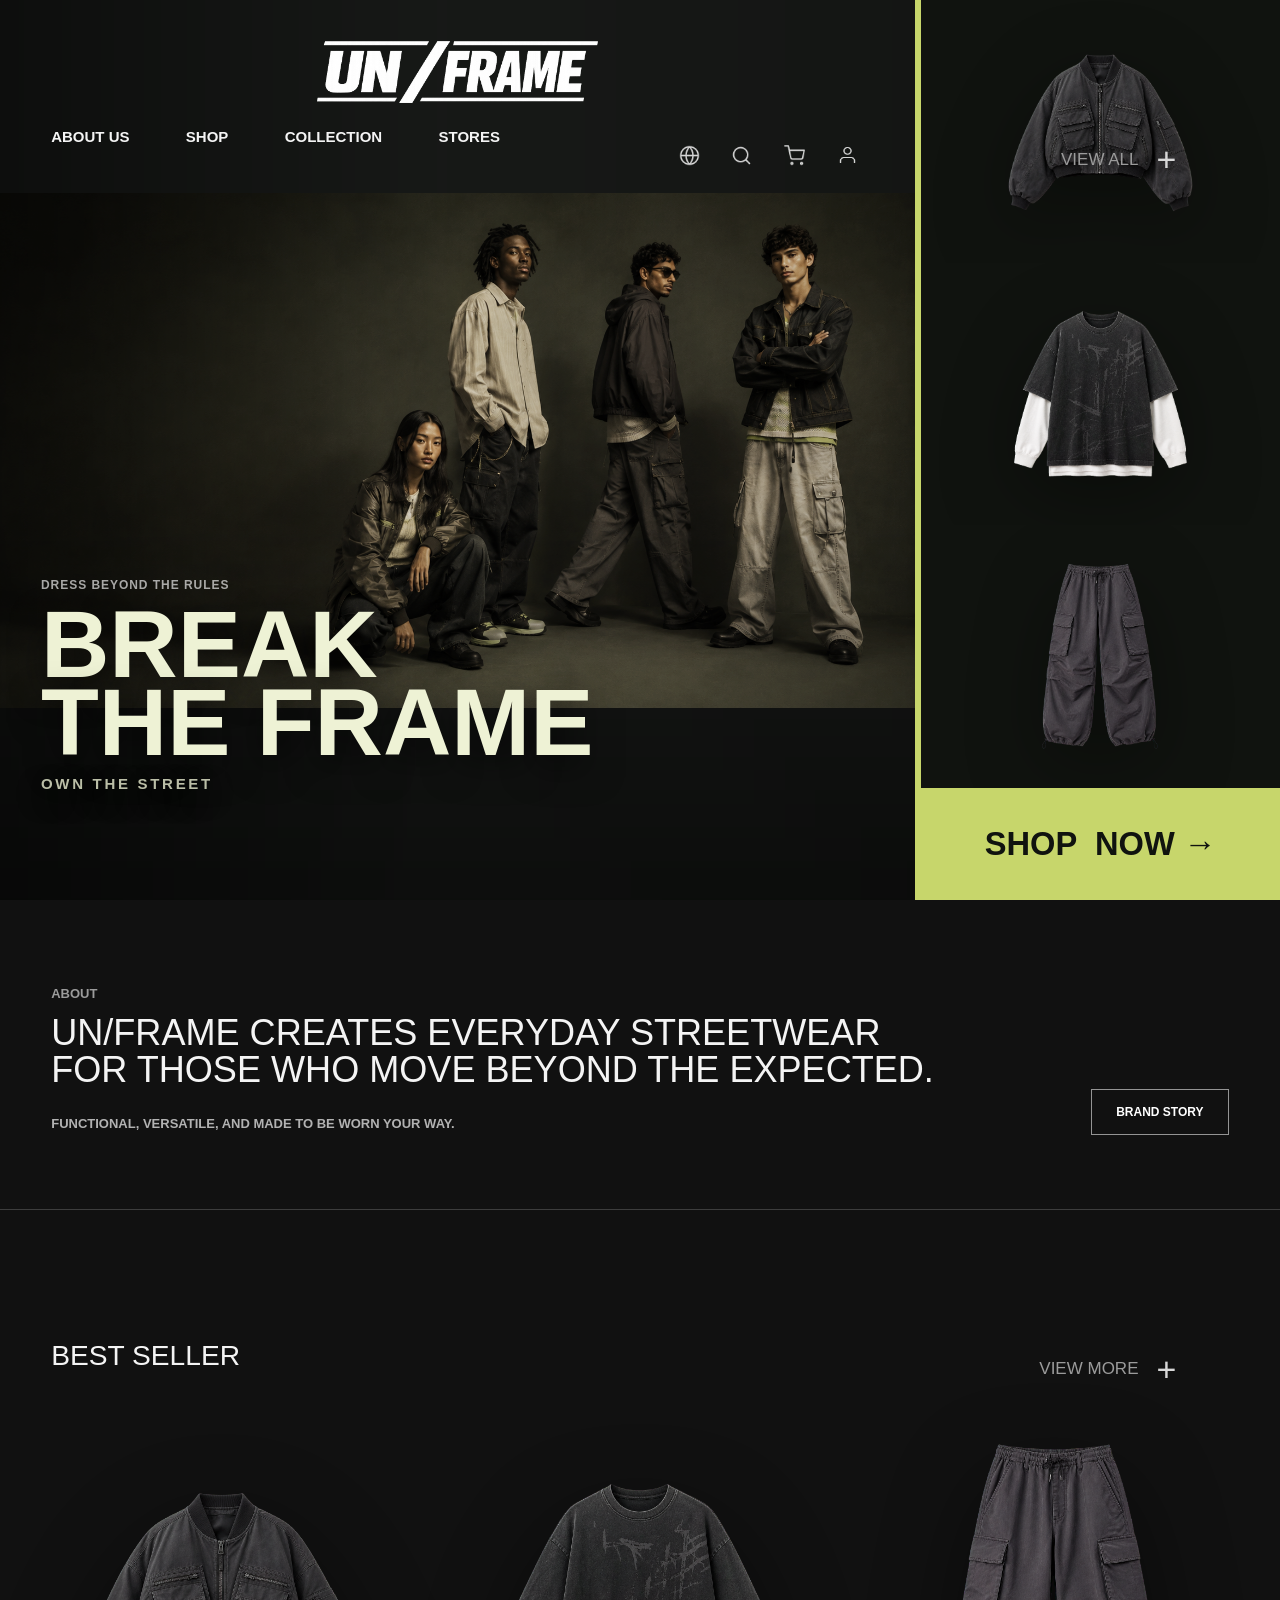
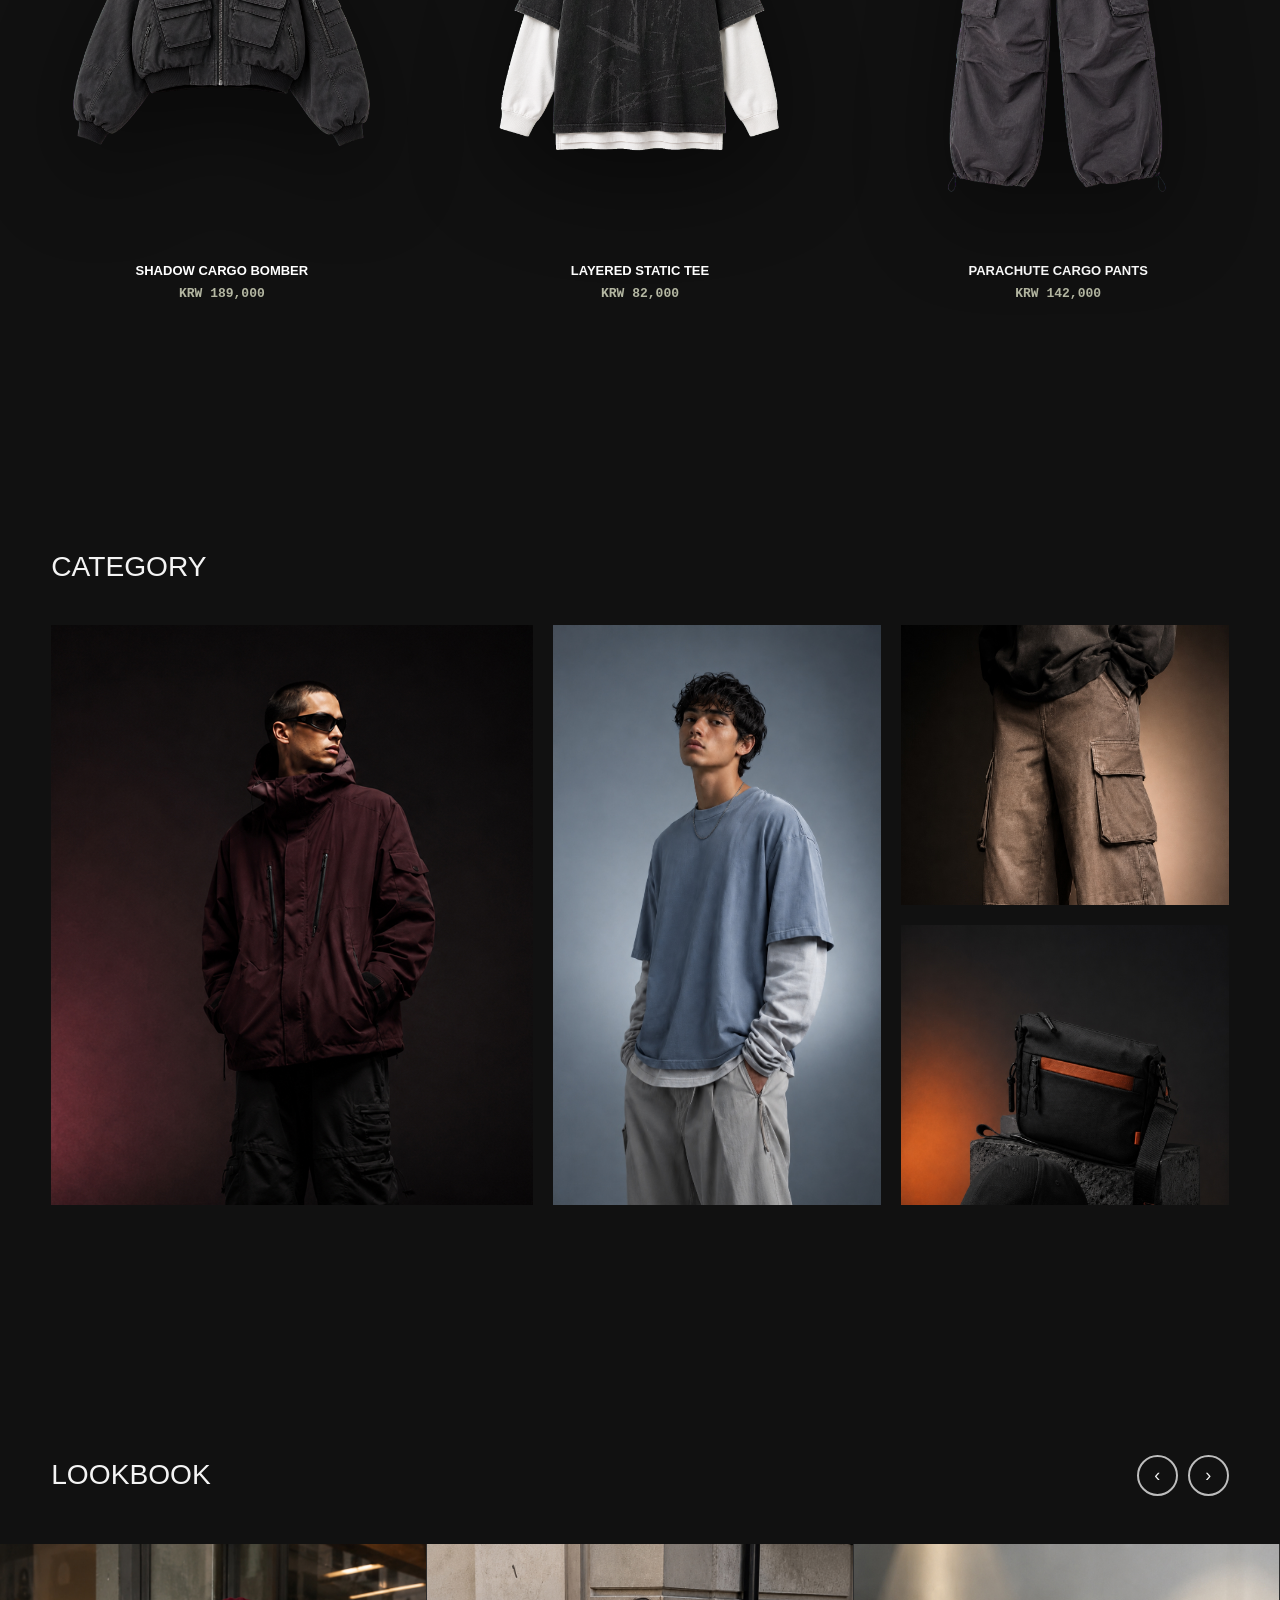
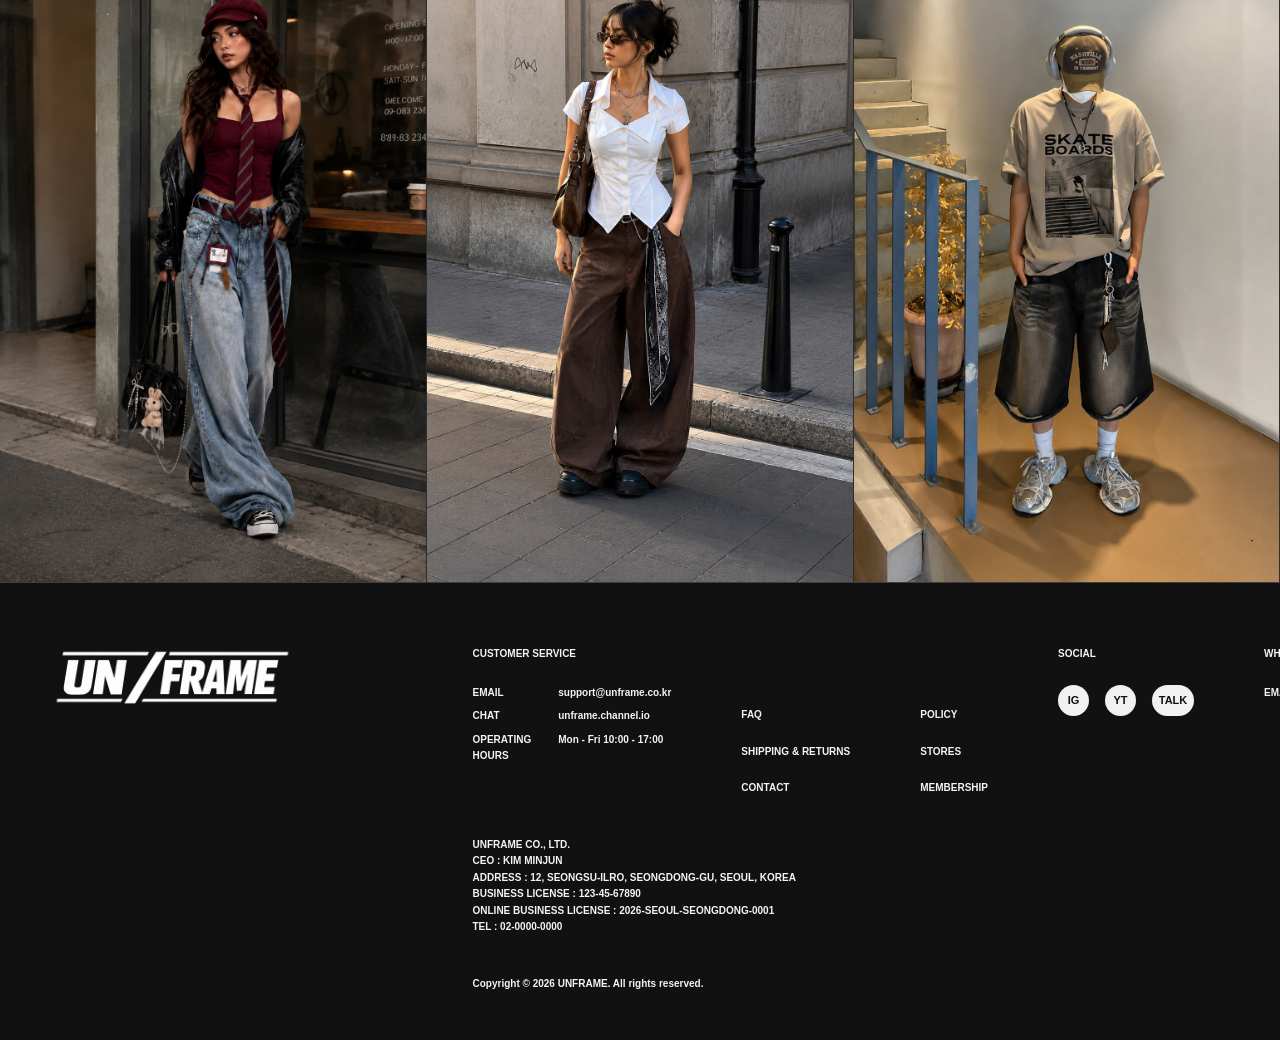
<file: index.html>
<!doctype html>
<html lang="ko">
  <head>
    <meta charset="UTF-8" />
    <meta name="viewport" content="width=device-width, initial-scale=1.0" />
    <title>UNFRAME</title>
    <link rel="stylesheet" href="styles.css" />
    <link rel="stylesheet" href="https://fonts.googleapis.com/css2?family=Abril+Fatface&display=swap" />
  </head>
  <body class="home-page">
    <header class="site-header" aria-label="Main navigation">
      <a class="brand" href="index.html" aria-label="UNFRAME home">
        <img src="images/logo.png" alt="UNFRAME" />
      </a>
      <div class="site-header-bottom">
        <nav class="nav nav-left">
          <div class="nav-item">
            <a href="brand-story.html">ABOUT US</a>
            <div class="dropdown">
              <a href="brand-story.html">Brand Story</a>
              <a href="board-list.html">Board</a>
            </div>
          </div>
          <div class="nav-item">
            <a href="product-list.html#all">SHOP</a>
            <div class="dropdown">
              <a href="product-list.html#new">New Arrivals</a>
              <a href="product-list.html#best">Best Sellers</a>
              <a href="product-list.html#outerwear">Outerwear</a>
              <a href="product-list.html#tops">Tops</a>
              <a href="product-list.html#bottoms">Bottoms</a>
              <a href="product-list.html#accessories">Accessories</a>
              <a href="product-list.html#sale">Sale</a>
            </div>
          </div>
          <div class="nav-item"><a href="collection.html">COLLECTION</a><div class="dropdown"><a href="collection.html#25ss">25SS</a><a href="collection.html#25fw">25FW</a><a href="collection.html#collaboration">Collaboration</a><a href="collection.html#archive">Archive</a></div></div>
          <div class="nav-item">
            <a href="store.html">STORES</a>
            <div class="dropdown">
              <a href="store.html#seoul">Seoul</a>
              <a href="store.html#japan">Japan</a>
            </div>
          </div>
        </nav>
        <nav class="nav nav-icons" aria-label="Utility navigation">
          <a href="index.html" aria-label="Language"><img src="images/Globe.png" alt="" /></a>
          <a href="search.html" aria-label="Search"><img src="images/Search.png" alt="" /></a>
          <a href="cart.html" aria-label="Cart"><img src="images/Shopping cart.png" alt="" /></a>
          <a href="login.html" aria-label="Account"><img src="images/User.png" alt="" /></a>
        </nav>
      </div>
    </header>

    <main class="home-main" aria-label="Main content">
      <section class="home-hero hype-hero">
        <div class="hero-campaign visual-slot">
          <div class="hero-copy">
            <p>DRESS BEYOND THE RULES</p>
            <h1>BREAK<br />THE FRAME</h1>
            <strong>OWN THE STREET</strong>
          </div>
        </div>
        <aside class="hero-shop-panel" aria-label="Featured products">
          <div class="hero-rail-window">
            <div class="hero-product-stack">
              <a class="hero-product-slot visual-slot" href="product-detail.html?product=shadow-cargo-bomber"><img src="images/product-outerwear-streetwear-cutout.png" alt="Shadow Cargo Bomber" /></a>
              <a class="hero-product-slot visual-slot" href="product-detail.html?product=layered-static-tee"><img src="images/product-tops-streetwear-cutout.png" alt="Layered Static Tee" /></a>
              <a class="hero-product-slot visual-slot" href="product-detail.html?product=parachute-cargo-pants"><img src="images/product-bottoms-streetwear-cutout.png" alt="Parachute Cargo Pants" /></a>
              <a class="hero-product-slot visual-slot" href="product-detail.html?product=shadow-cargo-bomber" aria-hidden="true" tabindex="-1"><img src="images/product-outerwear-streetwear-cutout.png" alt="" /></a>
              <a class="hero-product-slot visual-slot" href="product-detail.html?product=layered-static-tee" aria-hidden="true" tabindex="-1"><img src="images/product-tops-streetwear-cutout.png" alt="" /></a>
              <a class="hero-product-slot visual-slot" href="product-detail.html?product=parachute-cargo-pants" aria-hidden="true" tabindex="-1"><img src="images/product-bottoms-streetwear-cutout.png" alt="" /></a>
            </div>
          </div>
          <a class="hero-shop-now" href="product-list.html#all">
            <span>SHOP</span>
            <span>NOW &rarr;</span>
          </a>
        </aside>
      </section>

      <section class="home-intro section-pad">
        <div>
          <p>ABOUT</p>
          <h2>
            <span>UN/FRAME CREATES EVERYDAY STREETWEAR</span>
            <span>FOR THOSE WHO MOVE BEYOND THE EXPECTED.</span>
          </h2>
          <span>FUNCTIONAL, VERSATILE, AND MADE TO BE WORN YOUR WAY.</span>
        </div>
        <a href="brand-story.html">BRAND STORY</a>
      </section>

      <section class="home-collection section-pad">
        <div class="section-title-row">
          <h2>BEST SELLER</h2>
          <a class="view-more" href="product-list.html#best">VIEW MORE <span>+</span></a>
        </div>
        <div class="collection-product-grid">
          <a class="collection-product-card" href="product-detail.html?product=shadow-cargo-bomber">
            <div class="collection-product-image"><img src="images/product-outerwear-streetwear-cutout.png" alt="Shadow Cargo Bomber" /></div>
            <strong>SHADOW CARGO BOMBER</strong>
            <span>KRW 189,000</span>
          </a>
          <a class="collection-product-card" href="product-detail.html?product=layered-static-tee">
            <div class="collection-product-image"><img src="images/product-tops-streetwear-cutout.png" alt="Layered Static Tee" /></div>
            <strong>LAYERED STATIC TEE</strong>
            <span>KRW 82,000</span>
          </a>
          <a class="collection-product-card" href="product-detail.html?product=parachute-cargo-pants">
            <div class="collection-product-image"><img src="images/product-bottoms-streetwear-cutout.png" alt="Parachute Cargo Pants" /></div>
            <strong>PARACHUTE CARGO PANTS</strong>
            <span>KRW 142,000</span>
          </a>
        </div>
      </section>

      <section class="home-category section-pad">
        <div class="section-title-row">
          <h2>CATEGORY</h2>
          <a class="view-more" href="product-list.html#all">VIEW ALL <span>+</span></a>
        </div>
        <div class="category-collage">
          <a class="category-tile category-tile-large" href="product-list.html#outerwear">
            <div class="category-image"><img src="images/outerwear.jpg" alt="Outerwear" /></div>
            <span>01</span>
            <strong>OUTERWEAR</strong>
          </a>
          <a class="category-tile category-tile-tall" href="product-list.html#tops">
            <div class="category-image"><img src="images/tops.jpg" alt="Tops" /></div>
            <span>02</span>
            <strong>TOPS</strong>
          </a>
          <a class="category-tile" href="product-list.html#bottoms">
            <div class="category-image"><img src="images/bottom.jpg" alt="Bottoms" /></div>
            <span>03</span>
            <strong>BOTTOMS</strong>
          </a>
          <a class="category-tile" href="product-list.html#accessories">
            <div class="category-image"><img src="images/accessories.jpg" alt="Accessories" /></div>
            <span>04</span>
            <strong>ACCESSORIES</strong>
          </a>
        </div>
      </section>

      <section class="home-lookbook">
        <div class="section-title-row">
          <h2>LOOKBOOK</h2>
          <div class="arrows lookbook-arrows">
            <button type="button" aria-label="Previous lookbook" data-lookbook-prev>&lsaquo;</button>
            <button type="button" aria-label="Next lookbook" data-lookbook-next>&rsaquo;</button>
          </div>
        </div>
        <div class="lookbook-viewport" data-lookbook-viewport>
          <div class="lookbook-row" data-lookbook-track>
            <a class="lookbook-card" href="board-view.html">
              <div class="lookbook-image"><img src="images/lookbook1.jpg" alt="Field Day lookbook" /></div>
              <span>25SS</span>
              <strong>FIELD DAY</strong>
            </a>
            <a class="lookbook-card" href="board-view.html">
              <div class="lookbook-image"><img src="images/lookbook2.jpg" alt="Open Air lookbook" /></div>
              <span>DROP 01</span>
              <strong>OPEN AIR</strong>
            </a>
            <a class="lookbook-card" href="board-view.html">
              <div class="lookbook-image"><img src="images/lookbook3.jpg" alt="Cargo Study lookbook" /></div>
              <span>ARCHIVE</span>
              <strong>CARGO STUDY</strong>
            </a>
            <a class="lookbook-card" href="board-view.html">
              <div class="lookbook-image"><img src="images/lookbook4.jpg" alt="Wide Route lookbook" /></div>
              <span>EDITORIAL</span>
              <strong>WIDE ROUTE</strong>
            </a>
            <a class="lookbook-card" href="board-view.html">
              <div class="lookbook-image"><img src="images/lookbook5.jpg" alt="Layer Notes lookbook" /></div>
              <span>STYLING</span>
              <strong>LAYER NOTES</strong>
            </a>
          </div>
        </div>
      </section>

    </main>

    <footer class="footer">
      <div class="footer-brand">
        <img src="images/logo.png" alt="UNFRAME" />
      </div>
      <div class="footer-info">
        <div>
          <h3>CUSTOMER SERVICE</h3>
          <dl>
            <dt>EMAIL</dt>
            <dd>support@unframe.co.kr</dd>
            <dt>CHAT</dt>
            <dd>unframe.channel.io</dd>
            <dt>OPERATING HOURS</dt>
            <dd>Mon - Fri 10:00 - 17:00</dd>
          </dl>
        </div>
        <div class="footer-links">
          <a href="board-list.html">FAQ</a>
          <a href="board-view.html">POLICY</a>
          <a href="board-view.html">SHIPPING &amp; RETURNS</a>
          <a href="store.html">STORES</a>
          <a href="board-write.html">CONTACT</a>
          <a href="join.html">MEMBERSHIP</a>
        </div>
        <div>
          <h3>SOCIAL</h3>
          <div class="socials">
            <span>IG</span>
            <span>YT</span>
            <span>TALK</span>
          </div>
        </div>
        <div>
          <h3>WHOLESALE &amp; INQUIRIES</h3>
          <dl>
            <dt>EMAIL</dt>
            <dd>business@unframe.co.kr</dd>
          </dl>
        </div>
      </div>
      <address>
        UNFRAME CO., LTD.<br />
        CEO : KIM MINJUN<br />
        ADDRESS : 12, SEONGSU-ILRO, SEONGDONG-GU, SEOUL, KOREA<br />
        BUSINESS LICENSE : 123-45-67890<br />
        ONLINE BUSINESS LICENSE : 2026-SEOUL-SEONGDONG-0001<br />
        TEL : 02-0000-0000
      </address>
      <p class="copyright">Copyright © 2026 UNFRAME. All rights reserved.</p>
    </footer>
    <script>
      (() => {
        const viewport = document.querySelector('[data-lookbook-viewport]');
        const track = document.querySelector('[data-lookbook-track]');
        const prev = document.querySelector('[data-lookbook-prev]');
        const next = document.querySelector('[data-lookbook-next]');
        if (!viewport || !track || !prev || !next) return;

        let startX = 0;
        let startScroll = 0;
        let dragging = false;
        let didDrag = false;
        let setWidth = 0;
        let wrapping = false;

        const cloneSet = direction => {
          const clones = [...track.children].reduce((items, card) => {
            if (card.dataset.clone) return items;
            const clone = card.cloneNode(true);
            clone.dataset.clone = direction;
            clone.setAttribute('aria-hidden', 'true');
            clone.tabIndex = -1;
            items.push(clone);
            return items;
          }, []);
          track[direction === 'before' ? 'prepend' : 'append'](...clones);
        };
        const measure = () => {
          setWidth = track.scrollWidth / 3;
        };
        const jumpTo = left => {
          wrapping = true;
          viewport.classList.add('is-wrapping');
          viewport.scrollLeft = left;
          requestAnimationFrame(() => {
            viewport.classList.remove('is-wrapping');
            wrapping = false;
          });
        };
        const wrapScroll = () => {
          if (!setWidth || wrapping) return;
          if (viewport.scrollLeft < setWidth * 0.35) {
            if (dragging) startScroll += setWidth;
            jumpTo(viewport.scrollLeft + setWidth);
          } else if (viewport.scrollLeft > setWidth * 1.65) {
            if (dragging) startScroll -= setWidth;
            jumpTo(viewport.scrollLeft - setWidth);
          }
        };

        const cardStep = () => {
          const card = track.querySelector('.lookbook-card');
          const gap = parseFloat(getComputedStyle(track).columnGap || 0);
          return card ? card.getBoundingClientRect().width + gap : viewport.clientWidth;
        };
        const moveBy = amount => {
          viewport.scrollBy({ left: amount, behavior: 'smooth' });
        };

        next.addEventListener('click', event => {
          event.preventDefault();
          moveBy(cardStep());
        });
        prev.addEventListener('click', event => {
          event.preventDefault();
          moveBy(-cardStep());
        });
        viewport.addEventListener('dragstart', event => event.preventDefault());
        viewport.addEventListener('scroll', wrapScroll);

        viewport.addEventListener('pointerdown', event => {
          if (event.button !== 0) return;
          dragging = true;
          didDrag = false;
          startX = event.clientX;
          startScroll = viewport.scrollLeft;
          viewport.setPointerCapture(event.pointerId);
          viewport.classList.add('is-dragging');
        });

        viewport.addEventListener('pointermove', event => {
          if (!dragging) return;
          const delta = startX - event.clientX;
          if (Math.abs(delta) > 4) didDrag = true;
          if (didDrag) event.preventDefault();
          viewport.scrollLeft = startScroll + delta;
        });

        const endDrag = event => {
          if (!dragging) return;
          dragging = false;
          viewport.classList.remove('is-dragging');
          try { viewport.releasePointerCapture(event.pointerId); } catch (error) {}
        };

        viewport.addEventListener('pointerup', endDrag);
        viewport.addEventListener('pointercancel', endDrag);
        track.addEventListener('click', event => {
          if (!didDrag) return;
          event.preventDefault();
          didDrag = false;
        }, true);

        cloneSet('before');
        cloneSet('after');
        measure();
        jumpTo(setWidth);
        window.addEventListener('resize', () => {
          measure();
          jumpTo(setWidth);
        });
      })();
    </script>
    <script src="search.js"></script>
  </body>
</html>
</file>
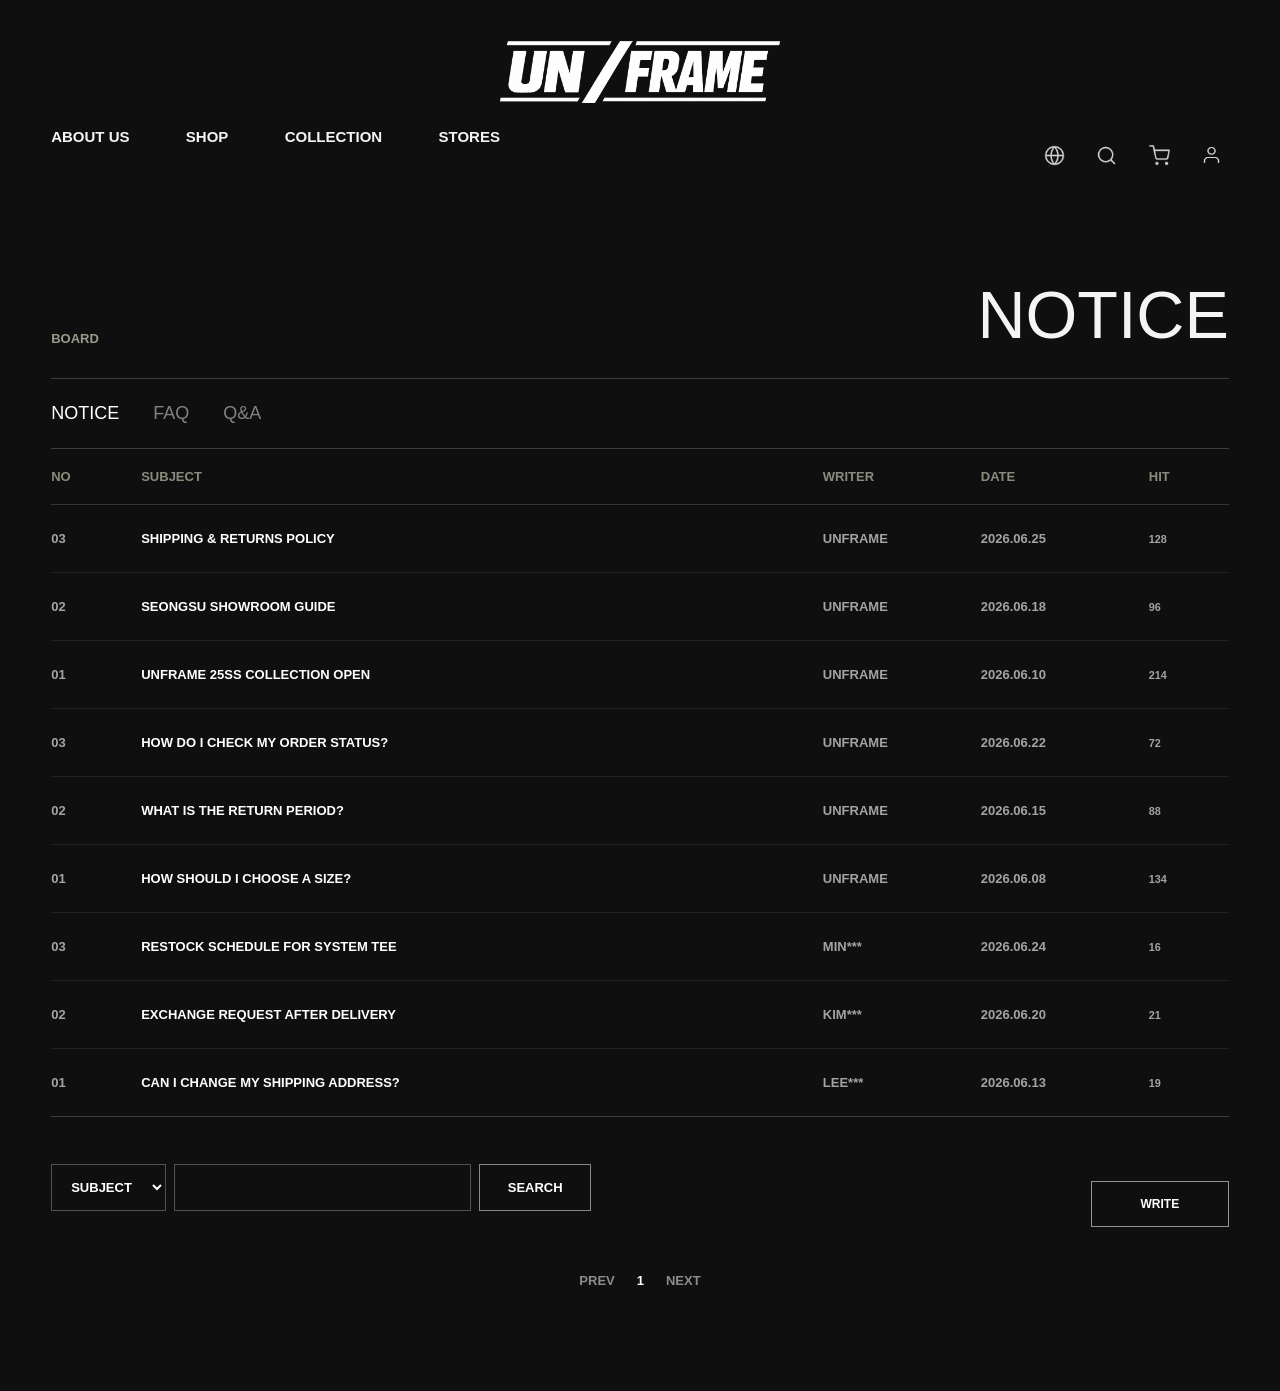
<file: board-list.html>
<!doctype html>
<html lang="ko">
  <head>
    <meta charset="UTF-8" />
    <meta name="viewport" content="width=device-width, initial-scale=1.0" />
    <title>UNFRAME | Board List</title>
    <link rel="stylesheet" href="styles.css" />
  </head>
  <body class="inner-page board-page">
    <header class="site-header" aria-label="Main navigation">
      <a class="brand" href="index.html" aria-label="UNFRAME home">
        <img src="images/logo.png" alt="UNFRAME" />
      </a>
      <div class="site-header-bottom">
        <nav class="nav nav-left">
          <div class="nav-item">
            <a href="brand-story.html">ABOUT US</a>
            <div class="dropdown">
              <a href="brand-story.html">Brand Story</a>
              <a href="board-list.html">Board</a>
            </div>
          </div>
          <div class="nav-item">
            <a href="product-list.html#all">SHOP</a>
            <div class="dropdown">
              <a href="product-list.html#new">New Arrivals</a>
              <a href="product-list.html#best">Best Sellers</a>
              <a href="product-list.html#outerwear">Outerwear</a>
              <a href="product-list.html#tops">Tops</a>
              <a href="product-list.html#bottoms">Bottoms</a>
              <a href="product-list.html#accessories">Accessories</a>
              <a href="product-list.html#sale">Sale</a>
            </div>
          </div>
          <div class="nav-item"><a href="collection.html">COLLECTION</a><div class="dropdown"><a href="collection.html#25ss">25SS</a><a href="collection.html#25fw">25FW</a><a href="collection.html#collaboration">Collaboration</a><a href="collection.html#archive">Archive</a></div></div>
          <div class="nav-item">
            <a href="store.html">STORES</a>
            <div class="dropdown">
              <a href="store.html#seoul">Seoul</a>
              <a href="store.html#japan">Japan</a>
            </div>
          </div>
        </nav>
        <nav class="nav nav-icons" aria-label="Utility navigation">
          <a href="index.html" aria-label="Language"><img src="images/Globe.png" alt="" /></a>
          <a href="search.html" aria-label="Search"><img src="images/Search.png" alt="" /></a>
          <a href="cart.html" aria-label="Cart"><img src="images/Shopping cart.png" alt="" /></a>
          <a href="login.html" aria-label="Account"><img src="images/User.png" alt="" /></a>
        </nav>
      </div>
    </header>

    <main class="board-shell">
      <div class="board-head">
        <p>BOARD</p>
        <h1>NOTICE</h1>
      </div>

      <div class="board-tabs" aria-label="Board categories">
        <button class="is-active" type="button" data-board-tab="notice">NOTICE</button>
        <button type="button" data-board-tab="faq">FAQ</button>
        <button type="button" data-board-tab="qna">Q&amp;A</button>
      </div>

      <section class="board-table" aria-label="Board posts">
        <div class="board-table-head">
          <span>NO</span>
          <span>SUBJECT</span>
          <span>WRITER</span>
          <span>DATE</span>
          <span>HIT</span>
        </div>
        <a href="board-view.html?id=notice-3" class="board-table-row" data-board="notice">
          <span>03</span>
          <strong>SHIPPING &amp; RETURNS POLICY</strong>
          <em>UNFRAME</em>
          <time>2026.06.25</time>
          <small>128</small>
        </a>
        <a href="board-view.html?id=notice-2" class="board-table-row" data-board="notice">
          <span>02</span>
          <strong>SEONGSU SHOWROOM GUIDE</strong>
          <em>UNFRAME</em>
          <time>2026.06.18</time>
          <small>96</small>
        </a>
        <a href="board-view.html?id=notice-1" class="board-table-row" data-board="notice">
          <span>01</span>
          <strong>UNFRAME 25SS COLLECTION OPEN</strong>
          <em>UNFRAME</em>
          <time>2026.06.10</time>
          <small>214</small>
        </a>
        <a href="board-view.html?id=faq-3" class="board-table-row" data-board="faq" hidden>
          <span>03</span>
          <strong>HOW DO I CHECK MY ORDER STATUS?</strong>
          <em>UNFRAME</em>
          <time>2026.06.22</time>
          <small>72</small>
        </a>
        <a href="board-view.html?id=faq-2" class="board-table-row" data-board="faq" hidden>
          <span>02</span>
          <strong>WHAT IS THE RETURN PERIOD?</strong>
          <em>UNFRAME</em>
          <time>2026.06.15</time>
          <small>88</small>
        </a>
        <a href="board-view.html?id=faq-1" class="board-table-row" data-board="faq" hidden>
          <span>01</span>
          <strong>HOW SHOULD I CHOOSE A SIZE?</strong>
          <em>UNFRAME</em>
          <time>2026.06.08</time>
          <small>134</small>
        </a>
        <a href="board-view.html?id=qna-3" class="board-table-row" data-board="qna" hidden>
          <span>03</span>
          <strong>RESTOCK SCHEDULE FOR SYSTEM TEE</strong>
          <em>MIN***</em>
          <time>2026.06.24</time>
          <small>16</small>
        </a>
        <a href="board-view.html?id=qna-2" class="board-table-row" data-board="qna" hidden>
          <span>02</span>
          <strong>EXCHANGE REQUEST AFTER DELIVERY</strong>
          <em>KIM***</em>
          <time>2026.06.20</time>
          <small>21</small>
        </a>
        <a href="board-view.html?id=qna-1" class="board-table-row" data-board="qna" hidden>
          <span>01</span>
          <strong>CAN I CHANGE MY SHIPPING ADDRESS?</strong>
          <em>LEE***</em>
          <time>2026.06.13</time>
          <small>19</small>
        </a>
      </section>

      <div class="board-bottom">
        <form class="board-search" action="board-list.html">
          <select aria-label="Search type">
            <option>SUBJECT</option>
            <option>CONTENT</option>
            <option>WRITER</option>
          </select>
          <input type="search" aria-label="Search keyword" />
          <button type="submit">SEARCH</button>
        </form>
        <div class="board-actions">
          <a href="board-write.html">WRITE</a>
        </div>
      </div>

      <nav class="board-pagination" aria-label="Pagination">
        <a href="board-list.html">PREV</a>
        <strong>1</strong>
        <a href="board-list.html">NEXT</a>
      </nav>
    </main>
    <script>
      (() => {
        const buttons = document.querySelectorAll('[data-board-tab]');
        const rows = document.querySelectorAll('[data-board]');
        const title = document.querySelector('.board-head h1');
        const applyBoard = board => {
          const target = [...buttons].find(button => button.dataset.boardTab === board) || buttons[0];
          if (!target) return;
          buttons.forEach(button => button.classList.toggle('is-active', button === target));
          rows.forEach(row => {
            row.hidden = row.dataset.board !== target.dataset.boardTab;
          });
          if (title) title.textContent = target.textContent;
        };
        buttons.forEach(button => {
          button.addEventListener('click', () => {
            history.replaceState(null, '', `#${button.dataset.boardTab}`);
            applyBoard(button.dataset.boardTab);
          });
        });
        window.addEventListener('hashchange', () => applyBoard(location.hash.replace('#', '') || 'notice'));
        applyBoard(location.hash.replace('#', '') || 'notice');
      })();
    </script>
    <script src="search.js"></script>
  </body>
</html>
</file>
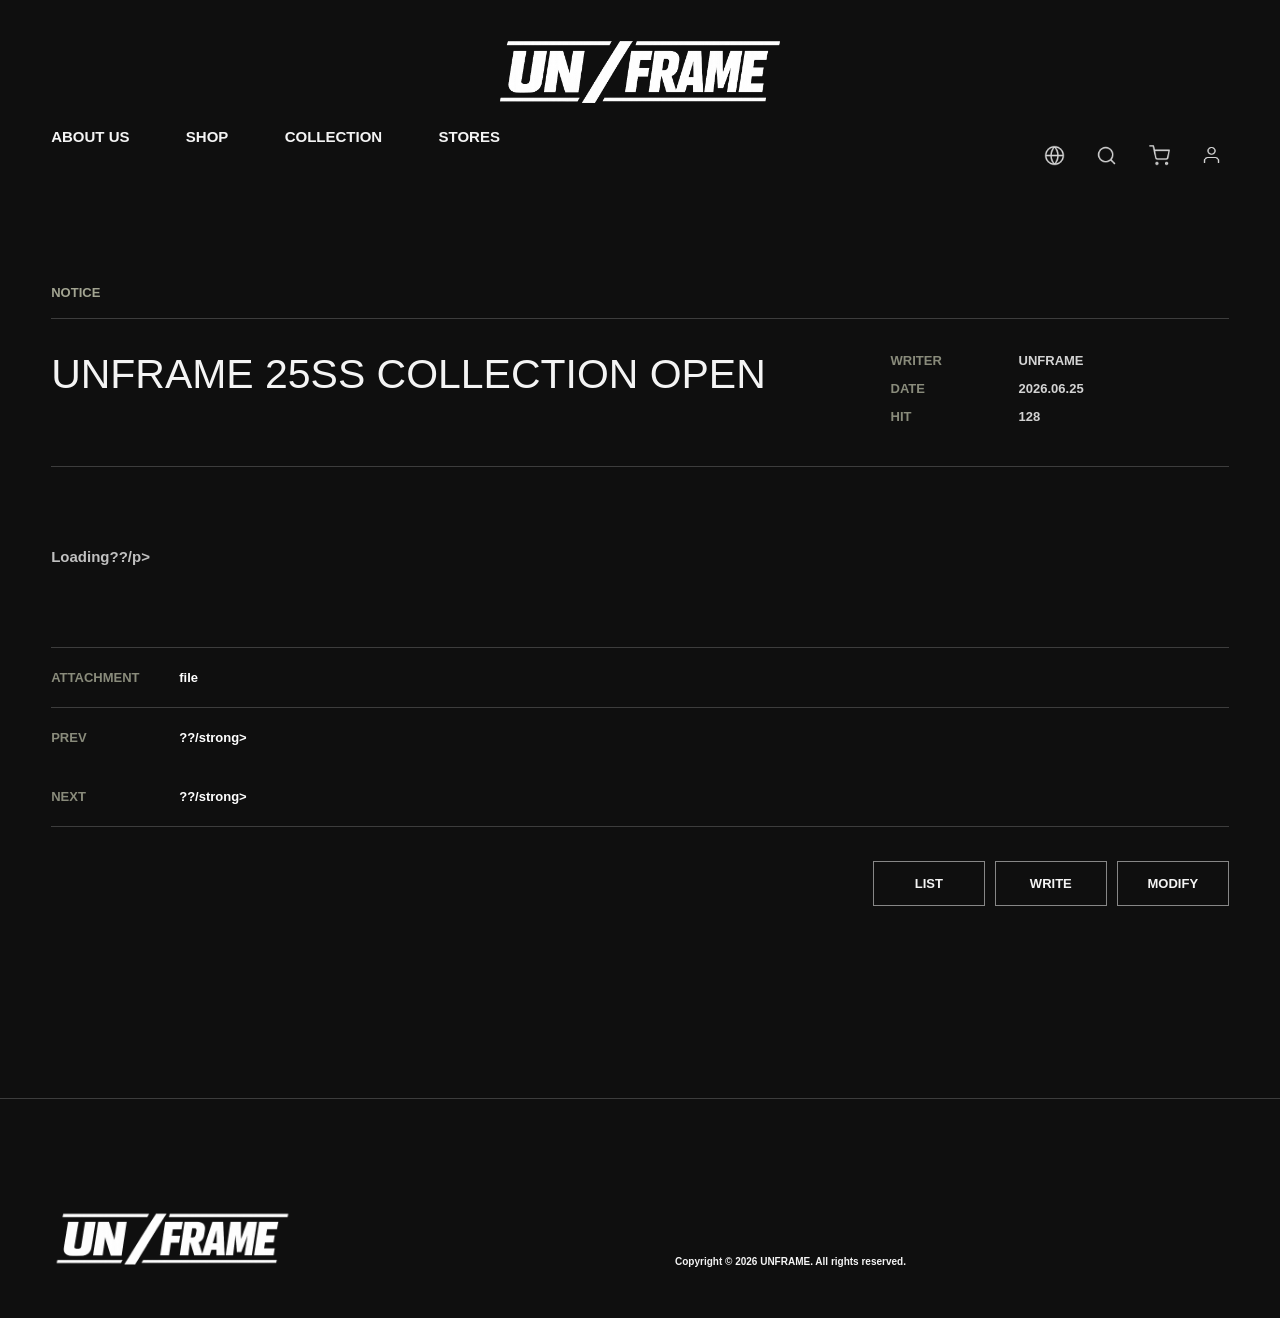
<file: board-view.html>
<!doctype html>
<html lang="ko">
  <head>
    <meta charset="UTF-8" />
    <meta name="viewport" content="width=device-width, initial-scale=1.0" />
    <title>UNFRAME | Board View</title>
    <link rel="stylesheet" href="styles.css" />
  </head>
  <body class="inner-page board-view-page">
    <header class="site-header" aria-label="Main navigation">
      <a class="brand" href="index.html" aria-label="UNFRAME home">
        <img src="images/logo.png" alt="UNFRAME" />
      </a>
      <div class="site-header-bottom">
        <nav class="nav nav-left">
          <div class="nav-item">
            <a href="brand-story.html">ABOUT US</a>
            <div class="dropdown">
              <a href="brand-story.html">Brand Story</a>
              <a href="board-list.html">Board</a>
            </div>
          </div>
          <div class="nav-item">
            <a href="product-list.html#all">SHOP</a>
            <div class="dropdown">
              <a href="product-list.html#new">New Arrivals</a>
              <a href="product-list.html#best">Best Sellers</a>
              <a href="product-list.html#outerwear">Outerwear</a>
              <a href="product-list.html#tops">Tops</a>
              <a href="product-list.html#bottoms">Bottoms</a>
              <a href="product-list.html#accessories">Accessories</a>
              <a href="product-list.html#sale">Sale</a>
            </div>
          </div>
          <div class="nav-item"><a href="collection.html">COLLECTION</a><div class="dropdown"><a href="collection.html#25ss">25SS</a><a href="collection.html#25fw">25FW</a><a href="collection.html#collaboration">Collaboration</a><a href="collection.html#archive">Archive</a></div></div>
          <div class="nav-item">
            <a href="store.html">STORES</a>
            <div class="dropdown">
              <a href="store.html#seoul">Seoul</a>
              <a href="store.html#japan">Japan</a>
            </div>
          </div>
        </nav>
        <nav class="nav nav-icons" aria-label="Utility navigation">
          <a href="index.html" aria-label="Language"><img src="images/Globe.png" alt="" /></a>
          <a href="search.html" aria-label="Search"><img src="images/Search.png" alt="" /></a>
          <a href="cart.html" aria-label="Cart"><img src="images/Shopping cart.png" alt="" /></a>
          <a href="login.html" aria-label="Account"><img src="images/User.png" alt="" /></a>
        </nav>
      </div>
    </header>

    <main class="board-view-shell">
      <div class="board-view-label" id="bvLabel">NOTICE</div>
      <article class="board-view-article">
        <header class="board-view-header">
          <h1 id="bvTitle">UNFRAME 25SS COLLECTION OPEN</h1>
          <dl>
            <div>
              <dt>WRITER</dt>
              <dd id="bvWriter">UNFRAME</dd>
            </div>
            <div>
              <dt>DATE</dt>
              <dd id="bvDate">2026.06.25</dd>
            </div>
            <div>
              <dt>HIT</dt>
              <dd id="bvHit">128</dd>
            </div>
          </dl>
        </header>

        <div class="board-view-content" id="bvContent">
          <p>Loading??/p>
        </div>

        <div class="board-view-files" id="bvFiles" hidden>
          <span>ATTACHMENT</span>
          <a href="board-view.html" id="bvFile">file</a>
        </div>

        <nav class="board-view-pager" aria-label="Post navigation">
          <a id="bvPrev" href="board-list.html"><span>PREV</span><strong>??/strong></a>
          <a id="bvNext" href="board-list.html"><span>NEXT</span><strong>??/strong></a>
        </nav>

        <div class="board-view-actions">
          <a href="board-list.html" id="bvList">LIST</a>
          <a href="board-write.html">WRITE</a>
          <a href="board-write.html">MODIFY</a>
        </div>
      </article>
    </main>

    <script>
      (() => {
        const POSTS = {
          "notice-1": {
            cat: "notice", title: "UNFRAME 25SS COLLECTION OPEN",
            writer: "UNFRAME", date: "2026.06.10", hit: 214,
            image: "images/Rectangle 34625187.png",
            body: [
              "The UNFRAME 25SS collection is now available online and in stores. This season explores utility silhouettes reworked for everyday wear ??relaxed cargos, layered shirting, and lightweight outerwear in a muted field palette.",
              "New pieces drop weekly through July. Members get early access 24 hours before each release; sign up or log in to receive drop notifications by email and KakaoTalk."
            ],
            file: "unframe-25ss-lookbook.pdf"
          },
          "notice-2": {
            cat: "notice", title: "SEONGSU SHOWROOM GUIDE",
            writer: "UNFRAME", date: "2026.06.18", hit: 96,
            image: "images/lookbook2.jpg",
            body: [
              "Our Seongsu flagship is open daily 11:00??0:00. You can try on the full current collection across two floors, with the complete archive available on request.",
              "Address: 12, Seongsu-illo, Seongdong-gu, Seoul. The nearest station is Seongsu (Line 2), Exit 3, a 5-minute walk. Paid parking is available in the building; we recommend public transit on weekends."
            ]
          },
          "notice-3": {
            cat: "notice", title: "SHIPPING & RETURNS POLICY",
            writer: "UNFRAME", date: "2026.06.25", hit: 128,
            body: [
              "Domestic orders are dispatched within 1?? business days and typically arrive in 2?? days. International shipping takes 2?? business days depending on destination. Free domestic shipping on orders over ??00,000.",
              "Returns and exchanges are accepted within 14 days of delivery, provided items are unworn with original tags attached. Sale items and made-to-order pieces are final sale. To start a return, contact support@unframe.co.kr with your order number."
            ],
            file: "unframe-returns-form.pdf"
          },
          "faq-1": {
            cat: "faq", title: "HOW SHOULD I CHOOSE A SIZE?",
            writer: "UNFRAME", date: "2026.06.08", hit: 134,
            body: [
              "Each product page includes a detailed measurement table (chest, length, shoulder, sleeve) in centimeters, measured flat. Compare these to a garment you already own for the most reliable fit.",
              "Our outerwear and tops are cut with a relaxed fit. If you are between sizes or prefer a closer fit, we recommend sizing down. Still unsure? Message us on KakaoTalk and we'll recommend a size based on your measurements."
            ]
          },
          "faq-2": {
            cat: "faq", title: "WHAT IS THE RETURN PERIOD?",
            writer: "UNFRAME", date: "2026.06.15", hit: 88,
            body: [
              "You may request a return or exchange within 14 days of receiving your order. Items must be unworn, unwashed, and have all original tags attached.",
              "Return shipping is free if the item is defective or incorrect; otherwise the customer covers return shipping. Refunds are processed within 3?? business days after we receive and inspect the item."
            ]
          },
          "faq-3": {
            cat: "faq", title: "HOW DO I CHECK MY ORDER STATUS?",
            writer: "UNFRAME", date: "2026.06.22", hit: 72,
            body: [
              "Log in and open My Page ??Orders to see real-time status for every order: Payment Confirmed, Preparing, Shipped, and Delivered. A tracking number appears once your parcel leaves our warehouse.",
              "Guest orders can be tracked from the order confirmation email. If the status hasn't updated in over 3 business days, contact support@unframe.co.kr with your order number."
            ]
          },
          "qna-1": {
            cat: "qna", title: "CAN I CHANGE MY SHIPPING ADDRESS?",
            writer: "LEE***", date: "2026.06.13", hit: 19,
            body: [
              "Q. I just placed an order but entered the wrong address. Can it still be changed?",
              "A. Yes ??as long as the order status is still \"Payment Confirmed\" or \"Preparing,\" we can update the address. Please contact us as soon as possible with your order number. Once the parcel has shipped, the address can no longer be changed and you'll need to coordinate with the courier."
            ]
          },
          "qna-2": {
            cat: "qna", title: "EXCHANGE REQUEST AFTER DELIVERY",
            writer: "KIM***", date: "2026.06.20", hit: 21,
            body: [
              "Q. The jacket I received is slightly large. How do I exchange it for a smaller size?",
              "A. Exchanges are accepted within 14 days of delivery for unworn items with tags attached. Request an exchange from My Page ??Orders, or email support@unframe.co.kr. Subject to stock; if your size is sold out we'll process a refund instead."
            ]
          },
          "qna-3": {
            cat: "qna", title: "RESTOCK SCHEDULE FOR SYSTEM TEE",
            writer: "MIN***", date: "2026.06.24", hit: 16,
            body: [
              "Q. The System Tee in black is sold out. Will it be restocked?",
              "A. The black System Tee is scheduled to restock in the first week of July. Tap \"Notify me\" on the product page to get an email the moment it's back in stock."
            ]
          }
        };

        const ORDER = {
          notice: ["notice-1", "notice-2", "notice-3"],
          faq: ["faq-1", "faq-2", "faq-3"],
          qna: ["qna-1", "qna-2", "qna-3"]
        };
        const LABELS = { notice: "NOTICE", faq: "FAQ", qna: "Q&A" };

        const params = new URLSearchParams(location.search);
        const id = POSTS[params.get("id")] ? params.get("id") : "notice-1";
        const post = POSTS[id];

        const setText = (elId, value) => {
          const el = document.getElementById(elId);
          if (el) el.textContent = value;
        };

        setText("bvLabel", LABELS[post.cat]);
        setText("bvTitle", post.title);
        setText("bvWriter", post.writer);
        setText("bvDate", post.date);
        setText("bvHit", post.hit);
        document.title = "UNFRAME | " + post.title;

        const content = document.getElementById("bvContent");
        content.innerHTML = "";
        if (post.image) {
          const img = document.createElement("img");
          img.src = post.image;
          img.alt = "";
          content.appendChild(img);
        }
        post.body.forEach(text => {
          const p = document.createElement("p");
          p.textContent = text;
          content.appendChild(p);
        });

        const files = document.getElementById("bvFiles");
        if (post.file) {
          document.getElementById("bvFile").textContent = post.file;
          files.hidden = false;
        } else {
          files.hidden = true;
        }

        document.getElementById("bvList").href = "board-list.html#" + post.cat;

        const order = ORDER[post.cat];
        const idx = order.indexOf(id);
        const wirePager = (anchorId, neighborId) => {
          const anchor = document.getElementById(anchorId);
          const strong = anchor.querySelector("strong");
          if (neighborId) {
            anchor.href = "board-view.html?id=" + neighborId;
            strong.textContent = POSTS[neighborId].title;
            anchor.removeAttribute("aria-disabled");
            anchor.style.visibility = "";
          } else {
            strong.textContent = "??;
            anchor.removeAttribute("href");
            anchor.setAttribute("aria-disabled", "true");
          }
        };
        wirePager("bvPrev", idx > 0 ? order[idx - 1] : null);
        wirePager("bvNext", idx < order.length - 1 ? order[idx + 1] : null);
      })();
    </script>

    <footer class="footer compact-footer">
      <div class="footer-brand"><img src="images/logo.png" alt="UNFRAME" /></div>
      <p class="copyright">Copyright © 2026 UNFRAME. All rights reserved.</p>
    </footer>
    <script src="search.js"></script>
  </body>
</html>
</file>
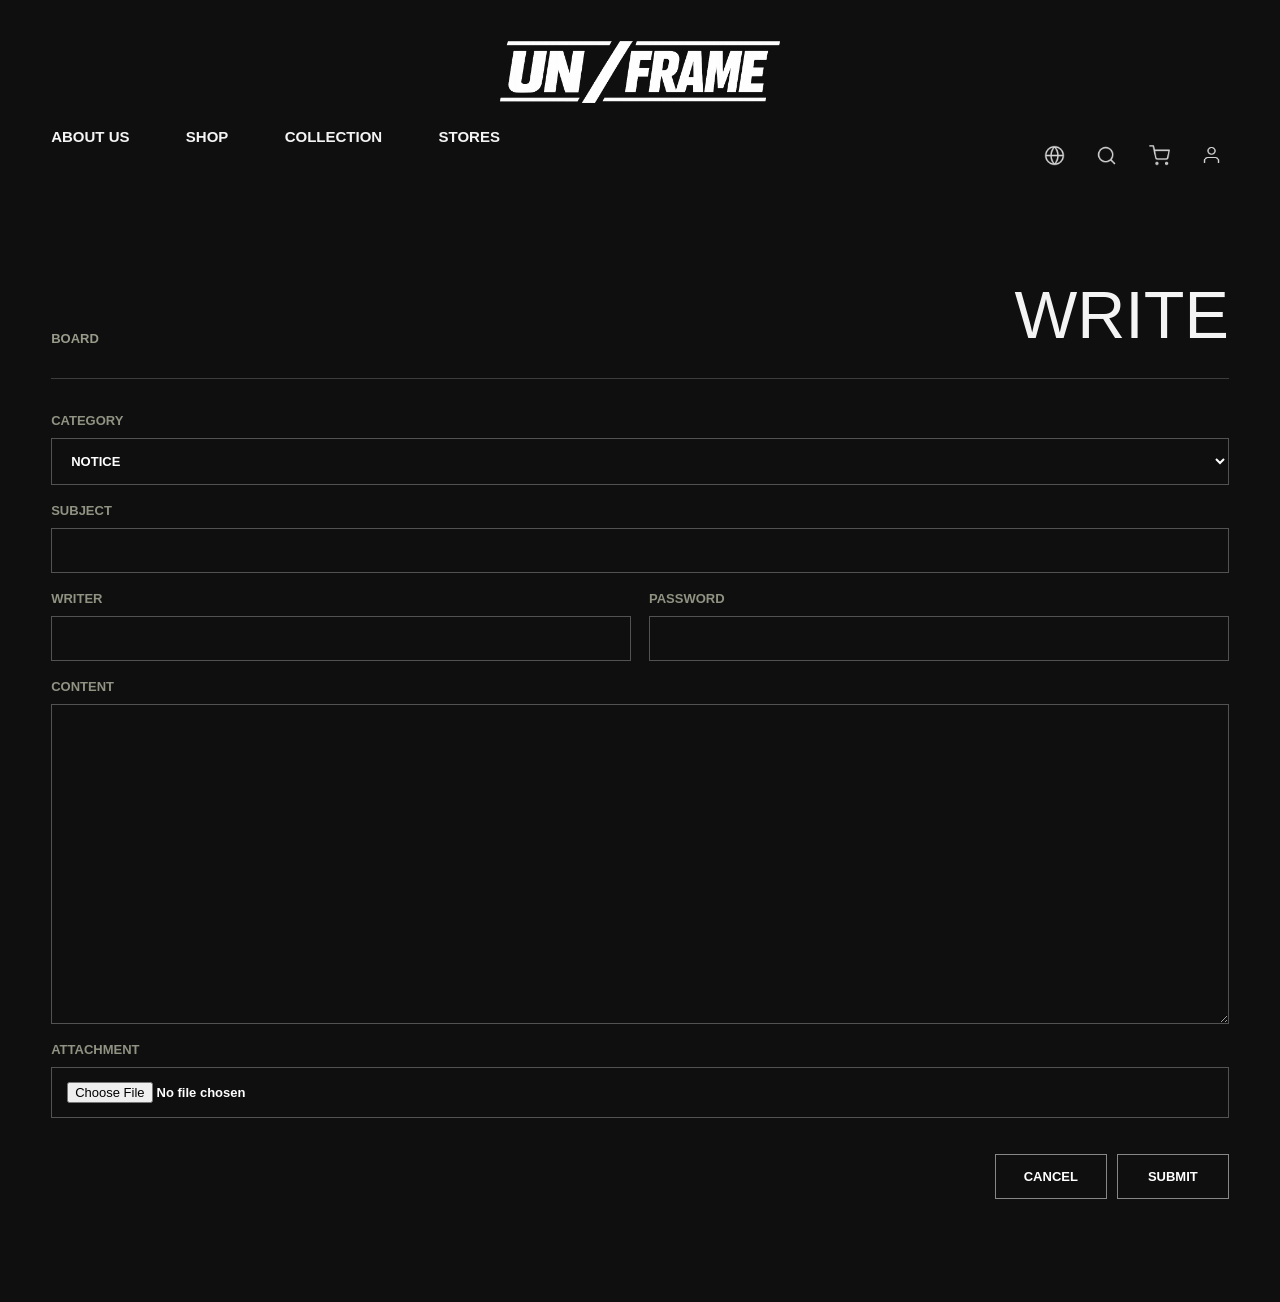
<file: board-write.html>
<!doctype html>
<html lang="ko">
  <head>
    <meta charset="UTF-8" />
    <meta name="viewport" content="width=device-width, initial-scale=1.0" />
    <title>UNFRAME | Board Write</title>
    <link rel="stylesheet" href="styles.css" />
  </head>
  <body class="inner-page board-page">
    <header class="site-header" aria-label="Main navigation">
      <a class="brand" href="index.html" aria-label="UNFRAME home">
        <img src="images/logo.png" alt="UNFRAME" />
      </a>
      <div class="site-header-bottom">
        <nav class="nav nav-left">
          <div class="nav-item">
            <a href="brand-story.html">ABOUT US</a>
            <div class="dropdown">
              <a href="brand-story.html">Brand Story</a>
              <a href="board-list.html">Board</a>
            </div>
          </div>
          <div class="nav-item">
            <a href="product-list.html#all">SHOP</a>
            <div class="dropdown">
              <a href="product-list.html#new">New Arrivals</a>
              <a href="product-list.html#best">Best Sellers</a>
              <a href="product-list.html#outerwear">Outerwear</a>
              <a href="product-list.html#tops">Tops</a>
              <a href="product-list.html#bottoms">Bottoms</a>
              <a href="product-list.html#accessories">Accessories</a>
              <a href="product-list.html#sale">Sale</a>
            </div>
          </div>
          <div class="nav-item"><a href="collection.html">COLLECTION</a><div class="dropdown"><a href="collection.html#25ss">25SS</a><a href="collection.html#25fw">25FW</a><a href="collection.html#collaboration">Collaboration</a><a href="collection.html#archive">Archive</a></div></div>
          <div class="nav-item">
            <a href="store.html">STORES</a>
            <div class="dropdown">
              <a href="store.html#seoul">Seoul</a>
              <a href="store.html#japan">Japan</a>
            </div>
          </div>
        </nav>
        <nav class="nav nav-icons" aria-label="Utility navigation">
          <a href="index.html" aria-label="Language"><img src="images/Globe.png" alt="" /></a>
          <a href="search.html" aria-label="Search"><img src="images/Search.png" alt="" /></a>
          <a href="cart.html" aria-label="Cart"><img src="images/Shopping cart.png" alt="" /></a>
          <a href="login.html" aria-label="Account"><img src="images/User.png" alt="" /></a>
        </nav>
      </div>
    </header>

    <main class="board-shell">
      <div class="board-head">
        <p>BOARD</p>
        <h1>WRITE</h1>
      </div>

      <form class="board-write-form" action="board-view.html">
        <label>
          <span>CATEGORY</span>
          <select>
            <option>NOTICE</option>
            <option>Q&amp;A</option>
            <option>FAQ</option>
          </select>
        </label>
        <label>
          <span>SUBJECT</span>
          <input type="text" />
        </label>
        <div class="board-write-grid">
          <label>
            <span>WRITER</span>
            <input type="text" />
          </label>
          <label>
            <span>PASSWORD</span>
            <input type="password" />
          </label>
        </div>
        <label>
          <span>CONTENT</span>
          <textarea rows="14"></textarea>
        </label>
        <label>
          <span>ATTACHMENT</span>
          <input type="file" />
        </label>
        <div class="board-write-actions">
          <a href="board-list.html">CANCEL</a>
          <button type="submit">SUBMIT</button>
        </div>
      </form>
    </main>
    <script src="search.js"></script>
  </body>
</html>
</file>
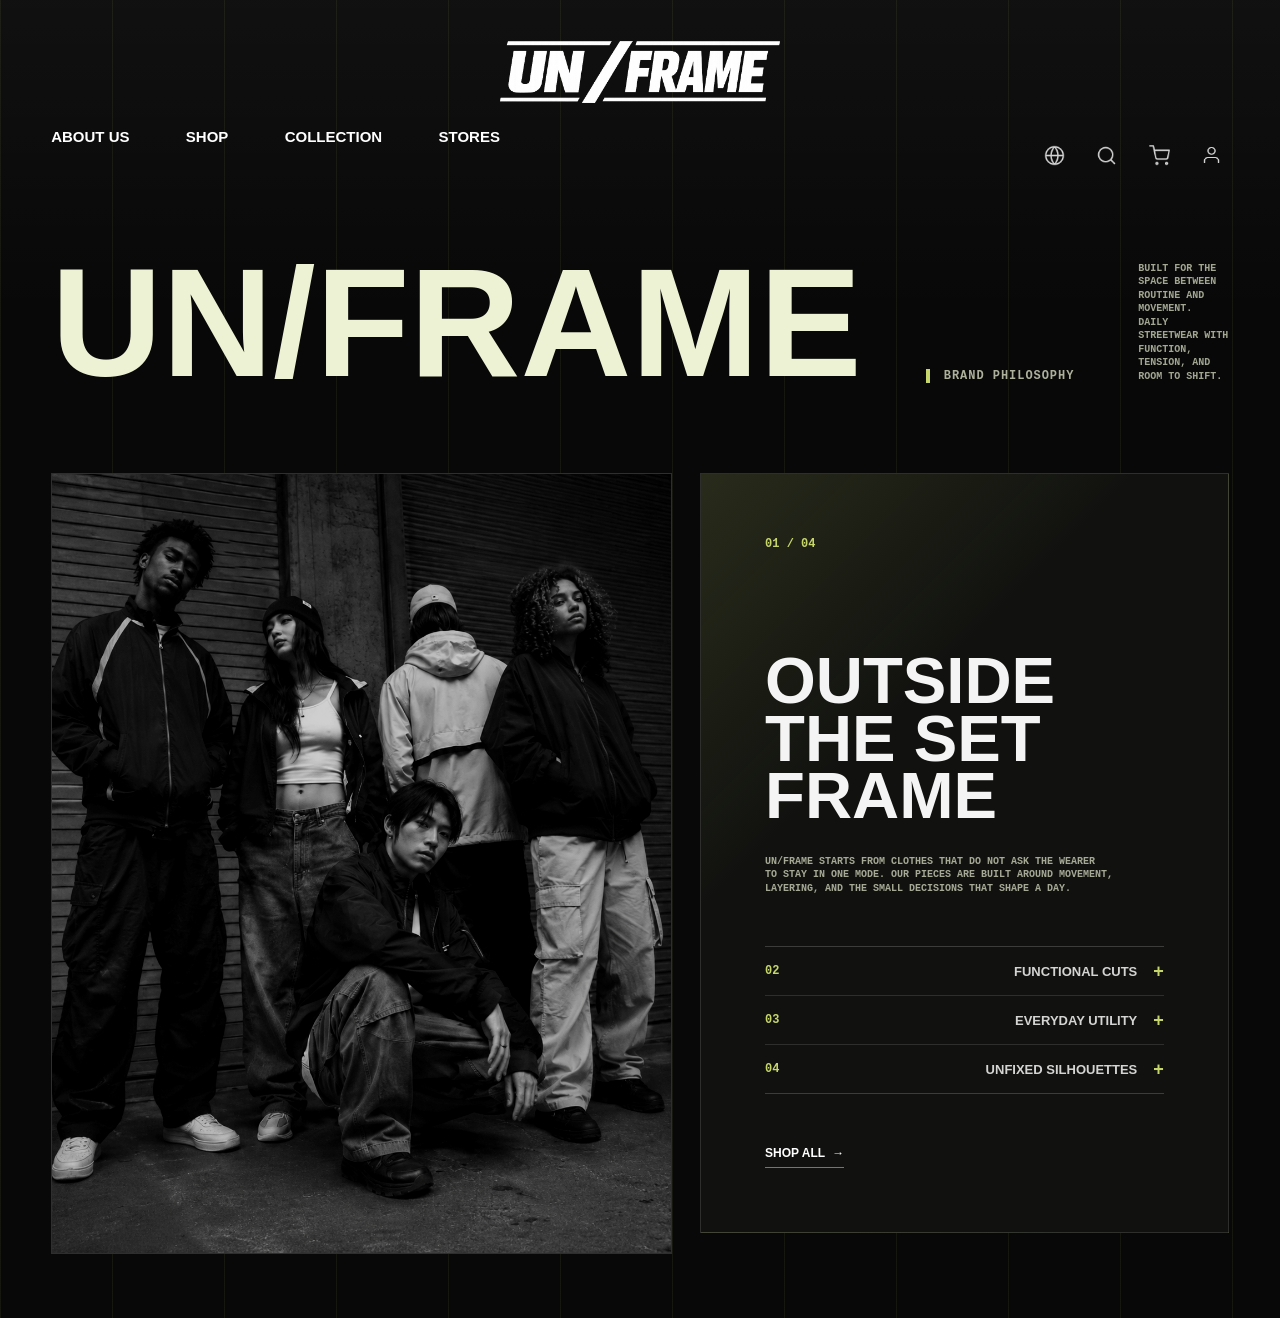
<file: brand-story.html>
<!doctype html>
<html lang="ko">
  <head>
    <meta charset="UTF-8" />
    <meta name="viewport" content="width=device-width, initial-scale=1.0" />
    <title>UNFRAME | Brand Story</title>
    <link rel="stylesheet" href="styles.css" />
  </head>
  <body class="inner-page brand-story-page">
    <header class="site-header" aria-label="Main navigation">
      <a class="brand" href="index.html" aria-label="UNFRAME home">
        <img src="images/logo.png" alt="UNFRAME" />
      </a>
      <div class="site-header-bottom">
        <nav class="nav nav-left">
          <div class="nav-item">
            <a href="brand-story.html">ABOUT US</a>
            <div class="dropdown">
              <a href="brand-story.html">Brand Story</a>
              <a href="board-list.html">Board</a>
            </div>
          </div>
          <div class="nav-item">
            <a href="product-list.html#all">SHOP</a>
            <div class="dropdown">
              <a href="product-list.html#new">New Arrivals</a>
              <a href="product-list.html#best">Best Sellers</a>
              <a href="product-list.html#outerwear">Outerwear</a>
              <a href="product-list.html#tops">Tops</a>
              <a href="product-list.html#bottoms">Bottoms</a>
              <a href="product-list.html#accessories">Accessories</a>
              <a href="product-list.html#sale">Sale</a>
            </div>
          </div>
          <div class="nav-item"><a href="collection.html">COLLECTION</a><div class="dropdown"><a href="collection.html#25ss">25SS</a><a href="collection.html#25fw">25FW</a><a href="collection.html#collaboration">Collaboration</a><a href="collection.html#archive">Archive</a></div></div>
          <div class="nav-item">
            <a href="store.html">STORES</a>
            <div class="dropdown">
              <a href="store.html#seoul">Seoul</a>
              <a href="store.html#japan">Japan</a>
            </div>
          </div>
        </nav>
        <nav class="nav nav-icons" aria-label="Utility navigation">
          <a href="index.html" aria-label="Language"><img src="images/Globe.png" alt="" /></a>
          <a href="search.html" aria-label="Search"><img src="images/Search.png" alt="" /></a>
          <a href="cart.html" aria-label="Cart"><img src="images/Shopping cart.png" alt="" /></a>
          <a href="login.html" aria-label="Account"><img src="images/User.png" alt="" /></a>
        </nav>
      </div>
    </header>
    <main class="brand-story-shell" aria-label="Brand story">
      <section class="brand-story-hero">
        <span>BRAND PHILOSOPHY</span>
        <h1>UN/FRAME</h1>
        <p>
          BUILT FOR THE SPACE BETWEEN ROUTINE AND MOVEMENT.<br />
          DAILY STREETWEAR WITH FUNCTION, TENSION, AND ROOM TO SHIFT.
        </p>
      </section>

      <section class="brand-story-panel" aria-label="UNFRAME story">
        <div class="brand-story-image">
          <img src="images/about.jpg" alt="UNFRAME brand campaign" />
        </div>
        <div class="brand-story-copy">
          <span class="brand-story-mark">01 / 04</span>
          <h2>OUTSIDE<br />THE SET FRAME</h2>
          <p>
            UN/FRAME STARTS FROM CLOTHES THAT DO NOT ASK THE WEARER<br />
            TO STAY IN ONE MODE. OUR PIECES ARE BUILT AROUND MOVEMENT,<br />
            LAYERING, AND THE SMALL DECISIONS THAT SHAPE A DAY.
          </p>
          <div class="brand-story-accordion">
            <details>
              <summary><span>02</span> FUNCTIONAL CUTS</summary>
              <p>Patterns are shaped for motion, layering, and daily wear instead of fixed styling rules.</p>
            </details>
            <details>
              <summary><span>03</span> EVERYDAY UTILITY</summary>
              <p>Pockets, fabric weight, and proportions are chosen to support repeated use across the week.</p>
            </details>
            <details>
              <summary><span>04</span> UNFIXED SILHOUETTES</summary>
              <p>Each piece is designed to shift between street, work, and off-duty routines without changing character.</p>
            </details>
          </div>
          <a href="product-list.html#all">SHOP ALL <span>&rarr;</span></a>
        </div>
      </section>
    </main>
    <script>
      (() => {
        const items = document.querySelectorAll('.brand-story-accordion details');
        items.forEach(item => {
          item.addEventListener('toggle', () => {
            if (!item.open) return;
            items.forEach(other => {
              if (other !== item) other.open = false;
            });
          });
        });
      })();
    </script>
    <script src="search.js"></script>
  </body>
</html>
</file>
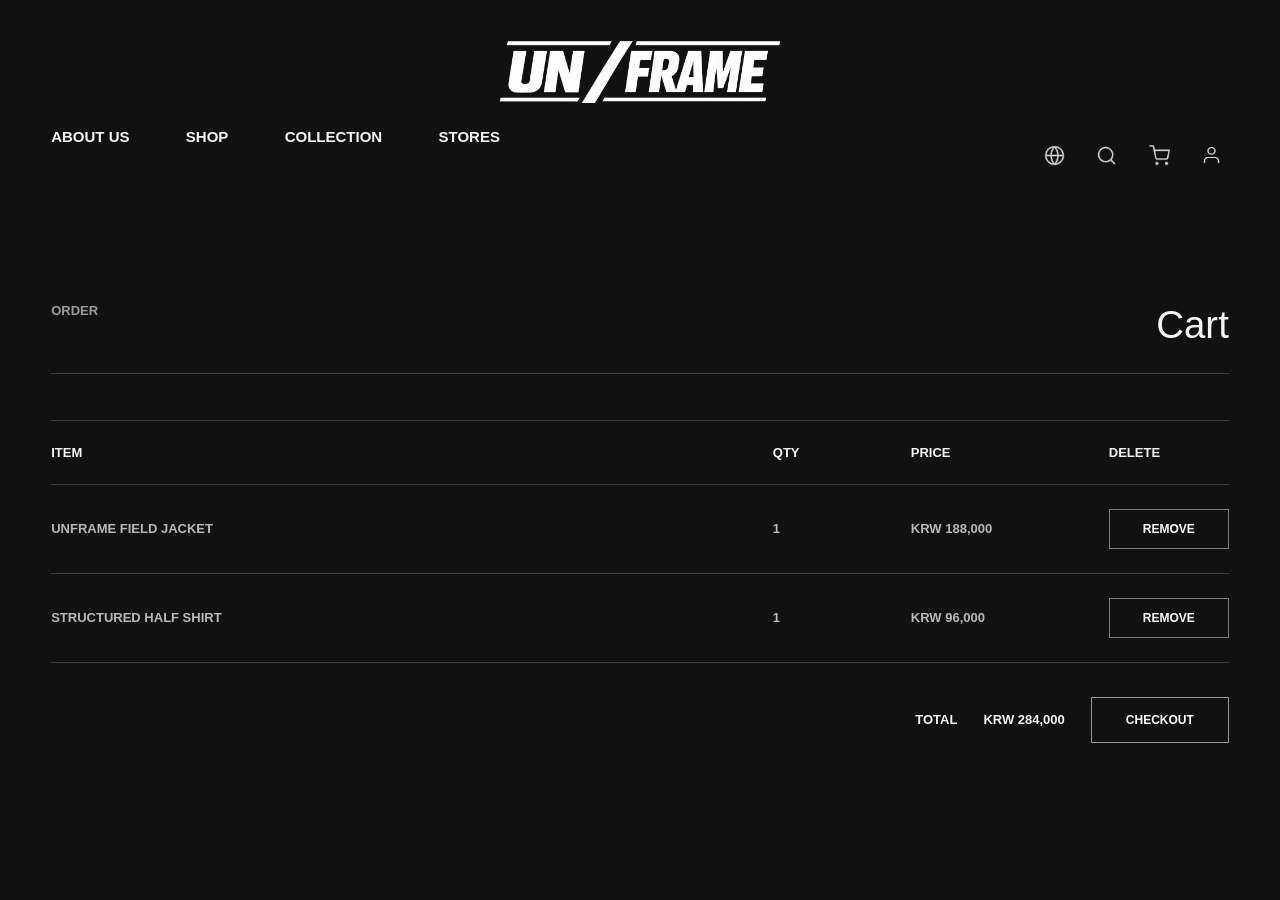
<file: cart.html>
<!doctype html>
<html lang="ko">
  <head><meta charset="UTF-8" /><meta name="viewport" content="width=device-width, initial-scale=1.0" /><title>UNFRAME | Cart</title><link rel="stylesheet" href="styles.css" /></head>
  <body class="inner-page"><header class="site-header" aria-label="Main navigation">
      <a class="brand" href="index.html" aria-label="UNFRAME home">
        <img src="images/logo.png" alt="UNFRAME" />
      </a>
      <div class="site-header-bottom">
        <nav class="nav nav-left">
          <div class="nav-item">
            <a href="brand-story.html">ABOUT US</a>
            <div class="dropdown">
              <a href="brand-story.html">Brand Story</a>
              <a href="board-list.html">Board</a>
            </div>
          </div>
          <div class="nav-item">
            <a href="product-list.html#all">SHOP</a>
            <div class="dropdown">
              <a href="product-list.html#new">New Arrivals</a>
              <a href="product-list.html#best">Best Sellers</a>
              <a href="product-list.html#outerwear">Outerwear</a>
              <a href="product-list.html#tops">Tops</a>
              <a href="product-list.html#bottoms">Bottoms</a>
              <a href="product-list.html#accessories">Accessories</a>
              <a href="product-list.html#sale">Sale</a>
            </div>
          </div>
          <div class="nav-item"><a href="collection.html">COLLECTION</a><div class="dropdown"><a href="collection.html#25ss">25SS</a><a href="collection.html#25fw">25FW</a><a href="collection.html#collaboration">Collaboration</a><a href="collection.html#archive">Archive</a></div></div>
          <div class="nav-item">
            <a href="store.html">STORES</a>
            <div class="dropdown">
              <a href="store.html#seoul">Seoul</a>
              <a href="store.html#japan">Japan</a>
            </div>
          </div>
        </nav>
        <nav class="nav nav-icons" aria-label="Utility navigation">
          <a href="index.html" aria-label="Language"><img src="images/Globe.png" alt="" /></a>
          <a href="search.html" aria-label="Search"><img src="images/Search.png" alt="" /></a>
          <a href="cart.html" aria-label="Cart"><img src="images/Shopping cart.png" alt="" /></a>
          <a href="login.html" aria-label="Account"><img src="images/User.png" alt="" /></a>
        </nav>
      </div>
    </header><main class="page-shell"><div class="page-title"><p>ORDER</p><h1>Cart</h1></div><section class="table-list cart-table"><div class="table-head"><span>ITEM</span><span>QTY</span><span>PRICE</span><span>DELETE</span></div><div class="table-row cart-item" data-price="188000"><span>UNFRAME FIELD JACKET</span><span>1</span><span>KRW 188,000</span><button type="button" class="cart-remove" aria-label="Remove UNFRAME FIELD JACKET">REMOVE</button></div><div class="table-row cart-item" data-price="96000"><span>STRUCTURED HALF SHIRT</span><span>1</span><span>KRW 96,000</span><button type="button" class="cart-remove" aria-label="Remove STRUCTURED HALF SHIRT">REMOVE</button></div><p class="cart-empty" hidden>YOUR CART IS EMPTY.</p></section><div class="total-box"><span>TOTAL</span><strong data-cart-total>KRW 284,000</strong><a href="checkout.html">CHECKOUT</a></div></main><script>(()=>{const items=()=>[...document.querySelectorAll('.cart-item')];const total=document.querySelector('[data-cart-total]');const empty=document.querySelector('.cart-empty');const checkout=document.querySelector('.total-box a');const format=value=>`KRW ${value.toLocaleString('ko-KR')}`;const update=()=>{const sum=items().reduce((amount,item)=>amount+Number(item.dataset.price||0),0);if(total)total.textContent=format(sum);if(empty)empty.hidden=items().length>0;if(checkout)checkout.classList.toggle('is-disabled',items().length===0);};document.querySelectorAll('.cart-remove').forEach(button=>{button.addEventListener('click',()=>{button.closest('.cart-item')?.remove();update();});});update();})();</script></body>
</html>
</file>
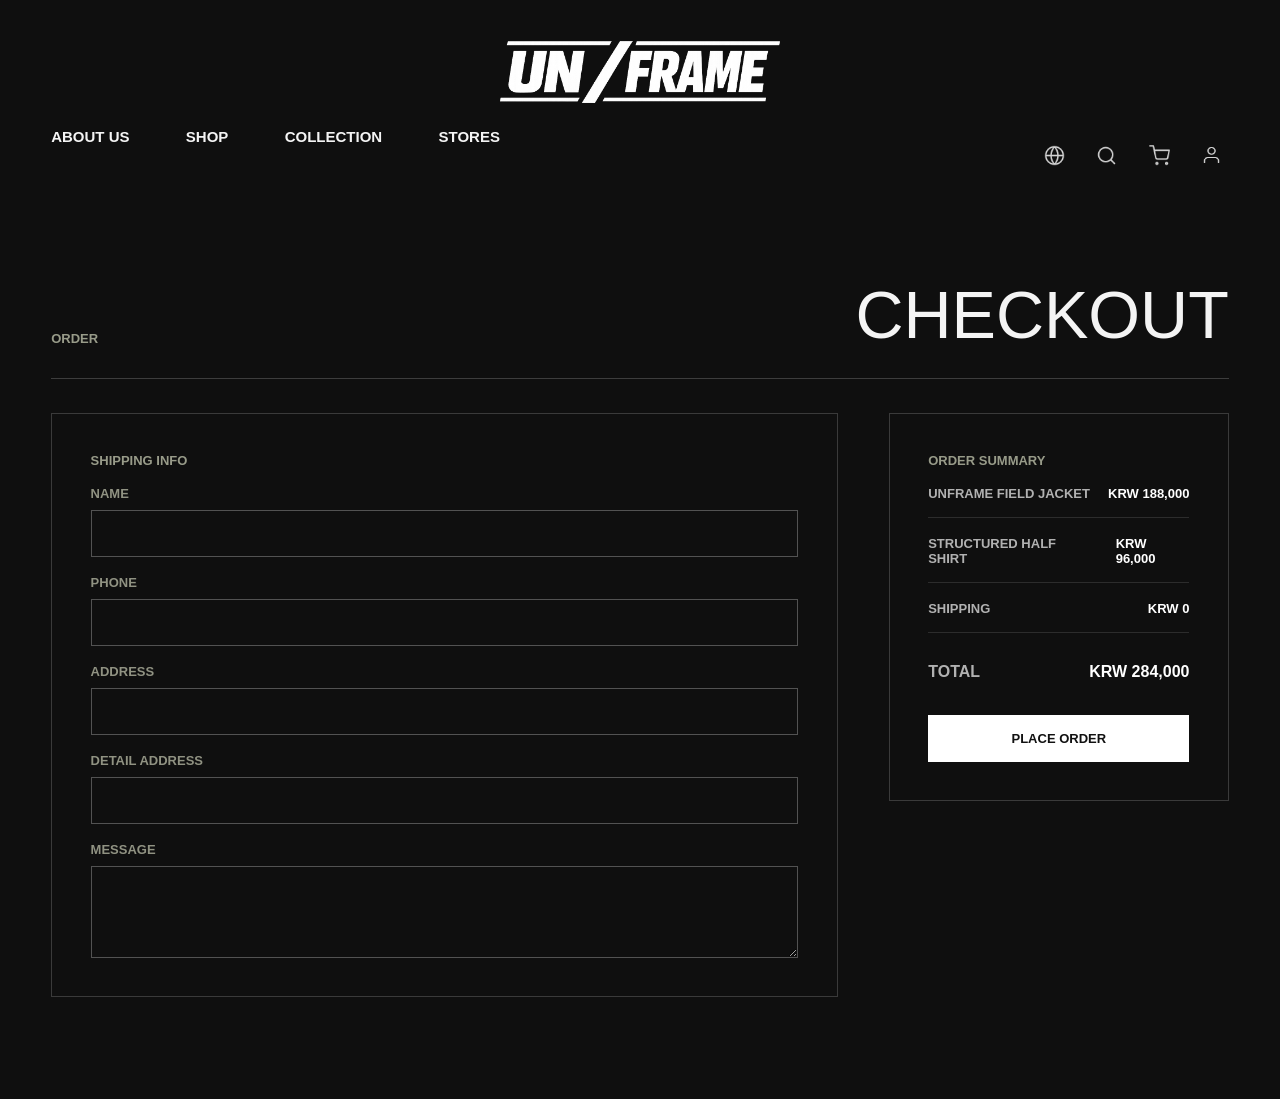
<file: checkout.html>
<!doctype html>
<html lang="ko">
  <head>
    <meta charset="UTF-8" />
    <meta name="viewport" content="width=device-width, initial-scale=1.0" />
    <title>UNFRAME | Checkout</title>
    <link rel="stylesheet" href="styles.css" />
  </head>
  <body class="inner-page checkout-page">
    <header class="site-header" aria-label="Main navigation">
      <a class="brand" href="index.html" aria-label="UNFRAME home">
        <img src="images/logo.png" alt="UNFRAME" />
      </a>
      <div class="site-header-bottom">
        <nav class="nav nav-left">
          <div class="nav-item"><a href="brand-story.html">ABOUT US</a><div class="dropdown"><a href="brand-story.html">Brand Story</a><a href="board-list.html">Board</a></div></div>
          <div class="nav-item"><a href="product-list.html#all">SHOP</a><div class="dropdown"><a href="product-list.html#new">New Arrivals</a><a href="product-list.html#best">Best Sellers</a><a href="product-list.html#outerwear">Outerwear</a><a href="product-list.html#tops">Tops</a><a href="product-list.html#bottoms">Bottoms</a><a href="product-list.html#accessories">Accessories</a><a href="product-list.html#sale">Sale</a></div></div>
          <div class="nav-item"><a href="collection.html">COLLECTION</a><div class="dropdown"><a href="collection.html#25ss">25SS</a><a href="collection.html#25fw">25FW</a><a href="collection.html#collaboration">Collaboration</a><a href="collection.html#archive">Archive</a></div></div>
          <div class="nav-item"><a href="store.html">STORES</a><div class="dropdown"><a href="store.html#seoul">Seoul</a><a href="store.html#japan">Japan</a></div></div>
        </nav>
        <nav class="nav nav-icons" aria-label="Utility navigation">
          <a href="index.html" aria-label="Language"><img src="images/Globe.png" alt="" /></a>
          <a href="search.html" aria-label="Search"><img src="images/Search.png" alt="" /></a>
          <a href="cart.html" aria-label="Cart"><img src="images/Shopping cart.png" alt="" /></a>
          <a href="login.html" aria-label="Account"><img src="images/User.png" alt="" /></a>
        </nav>
      </div>
    </header>

    <main class="checkout-shell">
      <div class="checkout-head">
        <p>ORDER</p>
        <h1>CHECKOUT</h1>
      </div>
      <form class="checkout-layout" action="index.html">
        <section class="checkout-panel">
          <h2>SHIPPING INFO</h2>
          <label>NAME<input type="text" /></label>
          <label>PHONE<input type="tel" /></label>
          <label>ADDRESS<input type="text" /></label>
          <label>DETAIL ADDRESS<input type="text" /></label>
          <label>MESSAGE<textarea rows="4"></textarea></label>
        </section>
        <aside class="checkout-summary">
          <h2>ORDER SUMMARY</h2>
          <div><span>UNFRAME FIELD JACKET</span><strong>KRW 188,000</strong></div>
          <div><span>STRUCTURED HALF SHIRT</span><strong>KRW 96,000</strong></div>
          <div><span>SHIPPING</span><strong>KRW 0</strong></div>
          <div class="checkout-total"><span>TOTAL</span><strong>KRW 284,000</strong></div>
          <button type="submit">PLACE ORDER</button>
        </aside>
      </form>
    </main>
    <script src="search.js"></script>
  </body>
</html>
</file>
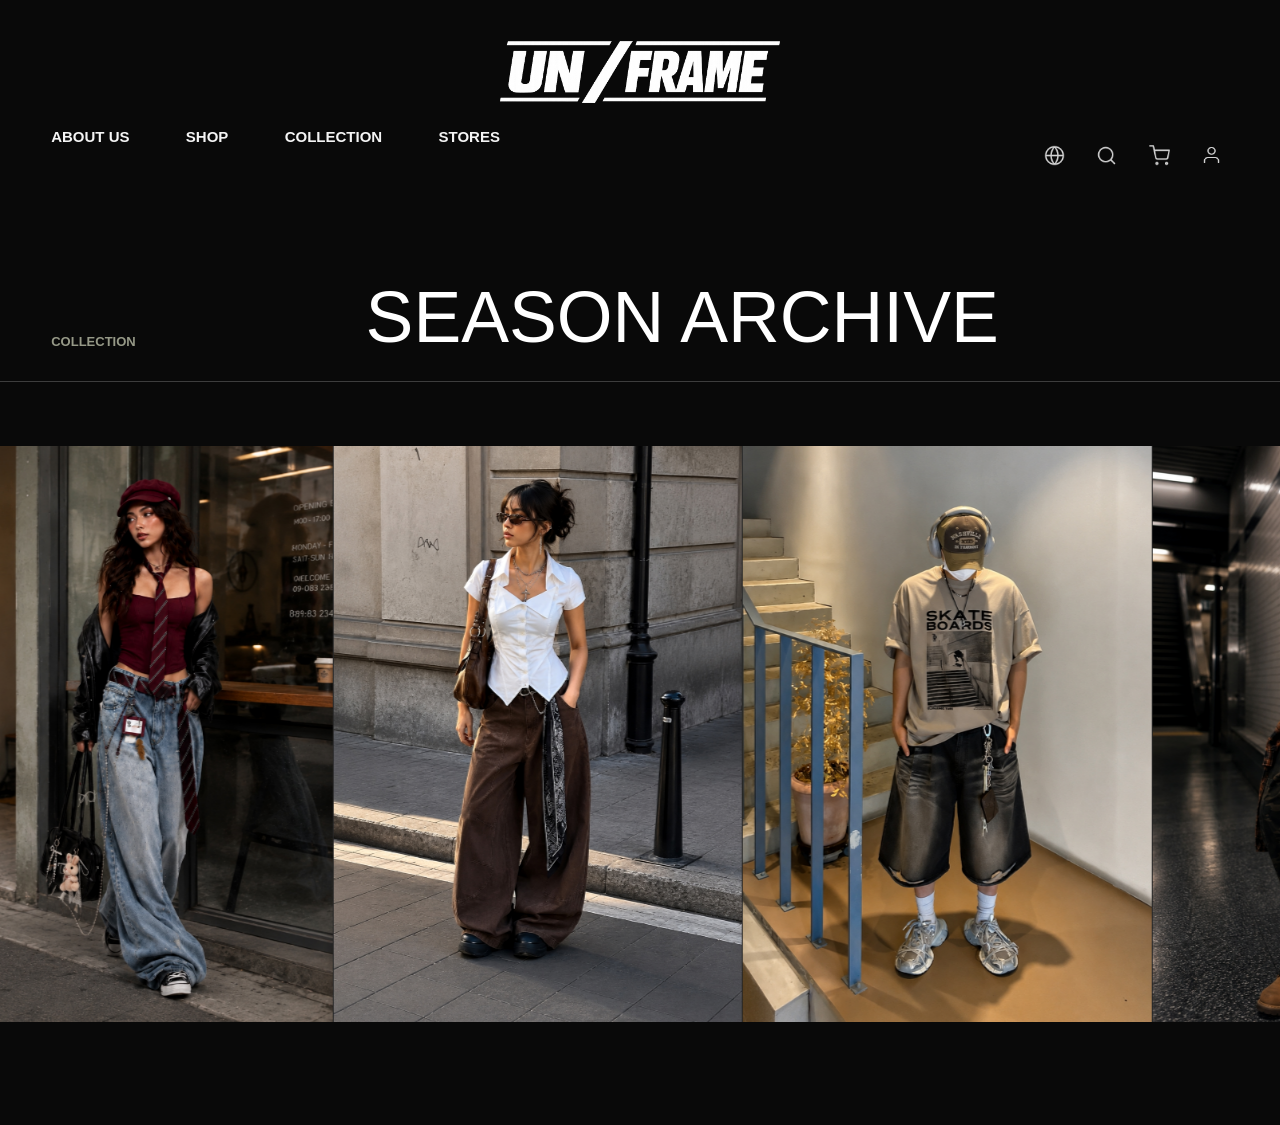
<file: collection.html>
<!doctype html>
<html lang="ko" class="no-js">
  <head>
    <meta charset="UTF-8" />
    <meta name="viewport" content="width=device-width, initial-scale=1.0" />
    <title>UNFRAME | Collection</title>
    <link rel="stylesheet" href="styles.css" />
  </head>
  <body class="inner-page collection-page">
    <header class="site-header" aria-label="Main navigation">
      <a class="brand" href="index.html" aria-label="UNFRAME home">
        <img src="images/logo.png" alt="UNFRAME" />
      </a>
      <div class="site-header-bottom">
        <nav class="nav nav-left">
          <div class="nav-item"><a href="brand-story.html">ABOUT US</a><div class="dropdown"><a href="brand-story.html">Brand Story</a><a href="board-list.html">Board</a></div></div>
          <div class="nav-item"><a href="product-list.html#all">SHOP</a><div class="dropdown"><a href="product-list.html#new">New Arrivals</a><a href="product-list.html#best">Best Sellers</a><a href="product-list.html#outerwear">Outerwear</a><a href="product-list.html#tops">Tops</a><a href="product-list.html#bottoms">Bottoms</a><a href="product-list.html#accessories">Accessories</a><a href="product-list.html#sale">Sale</a></div></div>
          <div class="nav-item"><a href="collection.html">COLLECTION</a><div class="dropdown"><a href="collection.html#25ss">25SS</a><a href="collection.html#25fw">25FW</a><a href="collection.html#collaboration">Collaboration</a><a href="collection.html#archive">Archive</a></div></div>
          <div class="nav-item"><a href="store.html">STORES</a><div class="dropdown"><a href="store.html#seoul">Seoul</a><a href="store.html#japan">Japan</a></div></div>
        </nav>
        <nav class="nav nav-icons" aria-label="Utility navigation">
          <a href="index.html" aria-label="Language"><img src="images/Globe.png" alt="" /></a>
          <a href="search.html" aria-label="Search"><img src="images/Search.png" alt="" /></a>
          <a href="cart.html" aria-label="Cart"><img src="images/Shopping cart.png" alt="" /></a>
          <a href="login.html" aria-label="Account"><img src="images/User.png" alt="" /></a>
        </nav>
      </div>
    </header>

    <main class="collection-shell">
      <section class="collection-head">
        <p>COLLECTION</p>
        <h1>SEASON ARCHIVE</h1>
      </section>

      <section class="collection-rail" aria-label="Collection lookbook">
        <div class="collection-track">
          <a class="collection-frame" href="product-detail.html" id="25ss">
            <img src="images/lookbook1.jpg" alt="25SS Field Day" />
            <span>25SS</span>
            <strong>FIELD DAY</strong>
          </a>
          <a class="collection-frame" href="product-detail.html">
            <img src="images/lookbook2.jpg" alt="Open Air" />
            <span>DROP 01</span>
            <strong>OPEN AIR</strong>
          </a>
          <a class="collection-frame" href="product-detail.html" id="25fw">
            <img src="images/lookbook3.jpg" alt="25FW Cargo Study" />
            <span>25FW</span>
            <strong>CARGO STUDY</strong>
          </a>
          <a class="collection-frame" href="product-detail.html" id="collaboration">
            <img src="images/lookbook4.jpg" alt="Collaboration Wide Route" />
            <span>COLLAB</span>
            <strong>WIDE ROUTE</strong>
          </a>
          <a class="collection-frame" href="product-detail.html" id="archive">
            <img src="images/lookbook5.jpg" alt="Archive Layer Notes" />
            <span>ARCHIVE</span>
            <strong>LAYER NOTES</strong>
          </a>
          <a class="collection-frame" href="product-detail.html" aria-hidden="true" tabindex="-1">
            <img src="images/lookbook1.jpg" alt="" />
            <span>25SS</span>
            <strong>FIELD DAY</strong>
          </a>
          <a class="collection-frame" href="product-detail.html" aria-hidden="true" tabindex="-1">
            <img src="images/lookbook2.jpg" alt="" />
            <span>DROP 01</span>
            <strong>OPEN AIR</strong>
          </a>
          <a class="collection-frame" href="product-detail.html" aria-hidden="true" tabindex="-1">
            <img src="images/lookbook3.jpg" alt="" />
            <span>25FW</span>
            <strong>CARGO STUDY</strong>
          </a>
          <a class="collection-frame" href="product-detail.html" aria-hidden="true" tabindex="-1">
            <img src="images/lookbook4.jpg" alt="" />
            <span>COLLAB</span>
            <strong>WIDE ROUTE</strong>
          </a>
          <a class="collection-frame" href="product-detail.html" aria-hidden="true" tabindex="-1">
            <img src="images/lookbook5.jpg" alt="" />
            <span>ARCHIVE</span>
            <strong>LAYER NOTES</strong>
          </a>
        </div>
      </section>
    </main>

    <script>
      (function () {
        document.documentElement.classList.remove("no-js");

        const rail = document.querySelector(".collection-rail");
        const track = document.querySelector(".collection-track");
        if (!rail || !track) return;
        if (window.matchMedia("(prefers-reduced-motion: reduce)").matches) return;

        const NORMAL = 1; // base speed
        const SLOW = 0.4; // speed while hovering the rail
        let speed = NORMAL;
        let speedTarget = NORMAL;

        // The track holds two identical halves, so wrapping at half its width
        // is seamless. Derive px/sec from the old 34s-per-half timing.
        let half = 0;
        let pxPerSec = 0;
        function measure() {
          half = track.scrollWidth / 2;
          pxPerSec = half / 34;
        }
        measure();
        window.addEventListener("resize", measure);
        window.addEventListener("load", measure);

        rail.addEventListener("pointerenter", () => { speedTarget = SLOW; });
        rail.addEventListener("pointerleave", () => { speedTarget = NORMAL; });

        let offset = 0;
        let last = null;
        function frame(now) {
          if (last === null) last = now;
          const dt = (now - last) / 1000;
          last = now;
          // Ease speed toward the target so hover in/out is gradual and the
          // position never jumps the way an animation-duration swap would.
          speed += (speedTarget - speed) * Math.min(1, dt * 6);
          offset += pxPerSec * speed * dt;
          if (half > 0 && offset >= half) offset -= half;
          track.style.transform = "translateX(" + -offset + "px)";
          requestAnimationFrame(frame);
        }
        requestAnimationFrame(frame);
      })();
    </script>
    <script src="search.js"></script>
  </body>
</html>
</file>
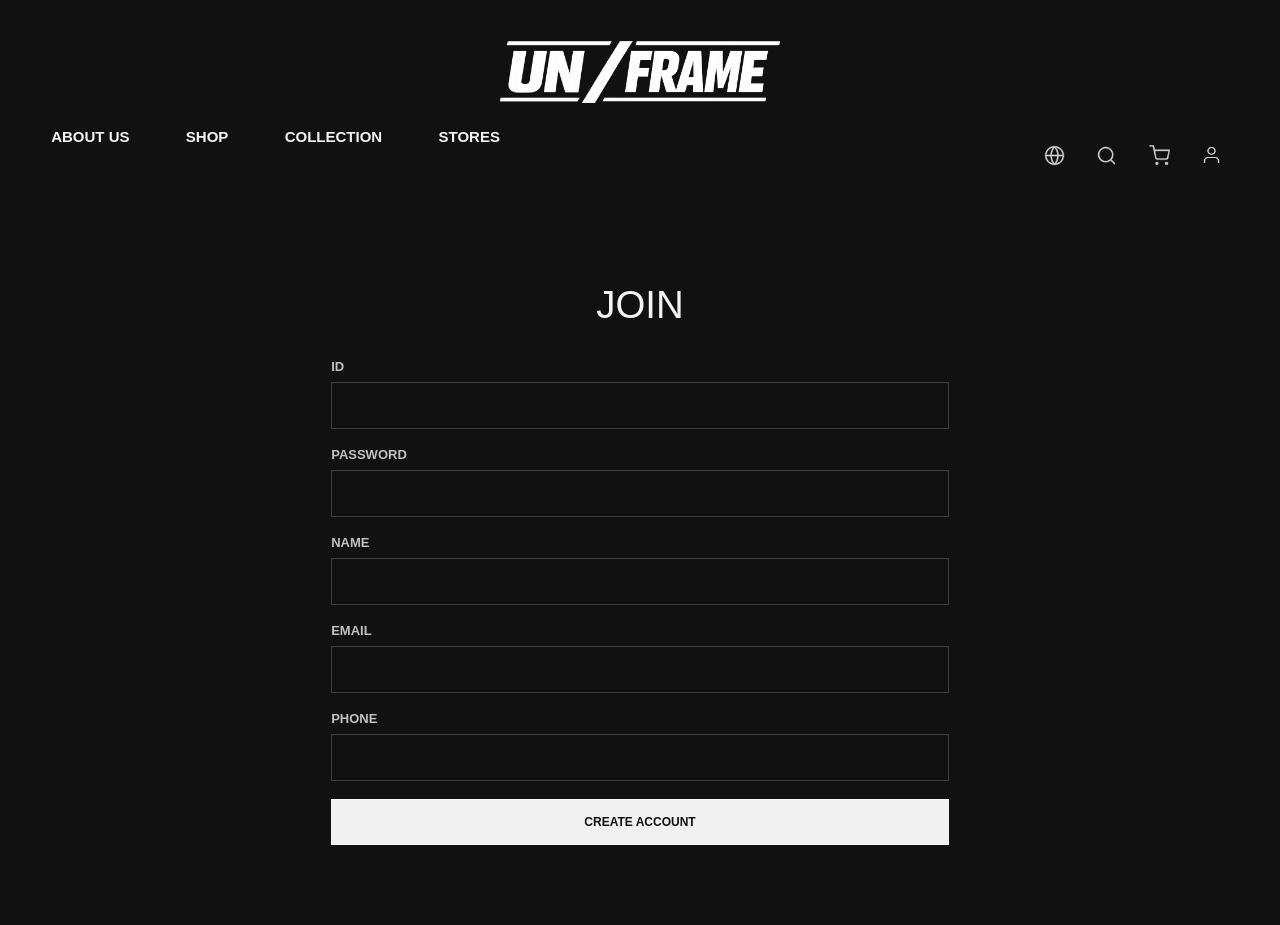
<file: join.html>
<!doctype html>
<html lang="ko">
  <head><meta charset="UTF-8" /><meta name="viewport" content="width=device-width, initial-scale=1.0" /><title>UNFRAME | Join</title><link rel="stylesheet" href="styles.css" /></head>
  <body class="inner-page auth-page">
    <header class="site-header" aria-label="Main navigation">
      <a class="brand" href="index.html" aria-label="UNFRAME home">
        <img src="images/logo.png" alt="UNFRAME" />
      </a>
      <div class="site-header-bottom">
        <nav class="nav nav-left">
          <div class="nav-item">
            <a href="brand-story.html">ABOUT US</a>
            <div class="dropdown">
              <a href="brand-story.html">Brand Story</a>
              <a href="board-list.html">Board</a>
            </div>
          </div>
          <div class="nav-item">
            <a href="product-list.html#all">SHOP</a>
            <div class="dropdown">
              <a href="product-list.html#new">New Arrivals</a>
              <a href="product-list.html#best">Best Sellers</a>
              <a href="product-list.html#outerwear">Outerwear</a>
              <a href="product-list.html#tops">Tops</a>
              <a href="product-list.html#bottoms">Bottoms</a>
              <a href="product-list.html#accessories">Accessories</a>
              <a href="product-list.html#sale">Sale</a>
            </div>
          </div>
          <div class="nav-item"><a href="collection.html">COLLECTION</a><div class="dropdown"><a href="collection.html#25ss">25SS</a><a href="collection.html#25fw">25FW</a><a href="collection.html#collaboration">Collaboration</a><a href="collection.html#archive">Archive</a></div></div>
          <div class="nav-item">
            <a href="store.html">STORES</a>
            <div class="dropdown">
              <a href="store.html#seoul">Seoul</a>
              <a href="store.html#japan">Japan</a>
            </div>
          </div>
        </nav>
        <nav class="nav nav-icons" aria-label="Utility navigation">
          <a href="index.html" aria-label="Language"><img src="images/Globe.png" alt="" /></a>
          <a href="search.html" aria-label="Search"><img src="images/Search.png" alt="" /></a>
          <a href="cart.html" aria-label="Cart"><img src="images/Shopping cart.png" alt="" /></a>
          <a href="login.html" aria-label="Account"><img src="images/User.png" alt="" /></a>
        </nav>
      </div>
    </header>
    <main class="auth-shell wide-auth"><h1>JOIN</h1><form class="form-panel" action="login.html"><label>ID<input type="text" /></label><label>PASSWORD<input type="password" /></label><label>NAME<input type="text" /></label><label>EMAIL<input type="email" /></label><label>PHONE<input type="tel" /></label><button type="submit">CREATE ACCOUNT</button></form></main>
    <script src="search.js"></script>
  </body>
</html>
</file>
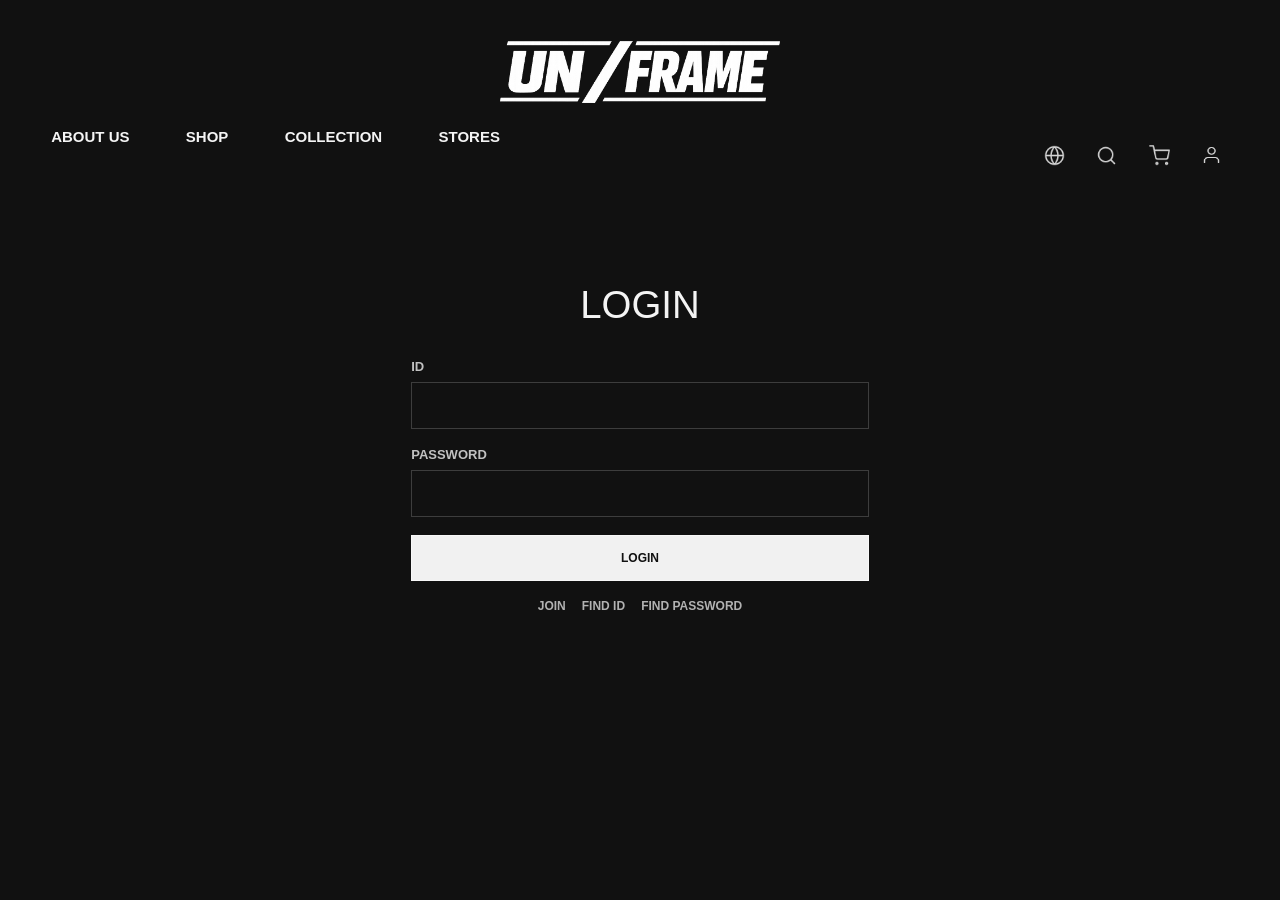
<file: login.html>
<!doctype html>
<html lang="ko">
  <head><meta charset="UTF-8" /><meta name="viewport" content="width=device-width, initial-scale=1.0" /><title>UNFRAME | Login</title><link rel="stylesheet" href="styles.css" /></head>
  <body class="inner-page auth-page">
    <header class="site-header" aria-label="Main navigation">
      <a class="brand" href="index.html" aria-label="UNFRAME home">
        <img src="images/logo.png" alt="UNFRAME" />
      </a>
      <div class="site-header-bottom">
        <nav class="nav nav-left">
          <div class="nav-item">
            <a href="brand-story.html">ABOUT US</a>
            <div class="dropdown">
              <a href="brand-story.html">Brand Story</a>
              <a href="board-list.html">Board</a>
            </div>
          </div>
          <div class="nav-item">
            <a href="product-list.html#all">SHOP</a>
            <div class="dropdown">
              <a href="product-list.html#new">New Arrivals</a>
              <a href="product-list.html#best">Best Sellers</a>
              <a href="product-list.html#outerwear">Outerwear</a>
              <a href="product-list.html#tops">Tops</a>
              <a href="product-list.html#bottoms">Bottoms</a>
              <a href="product-list.html#accessories">Accessories</a>
              <a href="product-list.html#sale">Sale</a>
            </div>
          </div>
          <div class="nav-item"><a href="collection.html">COLLECTION</a><div class="dropdown"><a href="collection.html#25ss">25SS</a><a href="collection.html#25fw">25FW</a><a href="collection.html#collaboration">Collaboration</a><a href="collection.html#archive">Archive</a></div></div>
          <div class="nav-item">
            <a href="store.html">STORES</a>
            <div class="dropdown">
              <a href="store.html#seoul">Seoul</a>
              <a href="store.html#japan">Japan</a>
            </div>
          </div>
        </nav>
        <nav class="nav nav-icons" aria-label="Utility navigation">
          <a href="index.html" aria-label="Language"><img src="images/Globe.png" alt="" /></a>
          <a href="search.html" aria-label="Search"><img src="images/Search.png" alt="" /></a>
          <a href="cart.html" aria-label="Cart"><img src="images/Shopping cart.png" alt="" /></a>
          <a href="login.html" aria-label="Account"><img src="images/User.png" alt="" /></a>
        </nav>
      </div>
    </header>
    <main class="auth-shell"><h1>LOGIN</h1><form class="form-panel" action="index.html"><label>ID<input type="text" /></label><label>PASSWORD<input type="password" /></label><button type="submit">LOGIN</button><div class="text-links"><a href="join.html">JOIN</a><a href="join.html">FIND ID</a><a href="join.html">FIND PASSWORD</a></div></form></main>
    <script src="search.js"></script>
  </body>
</html>
</file>
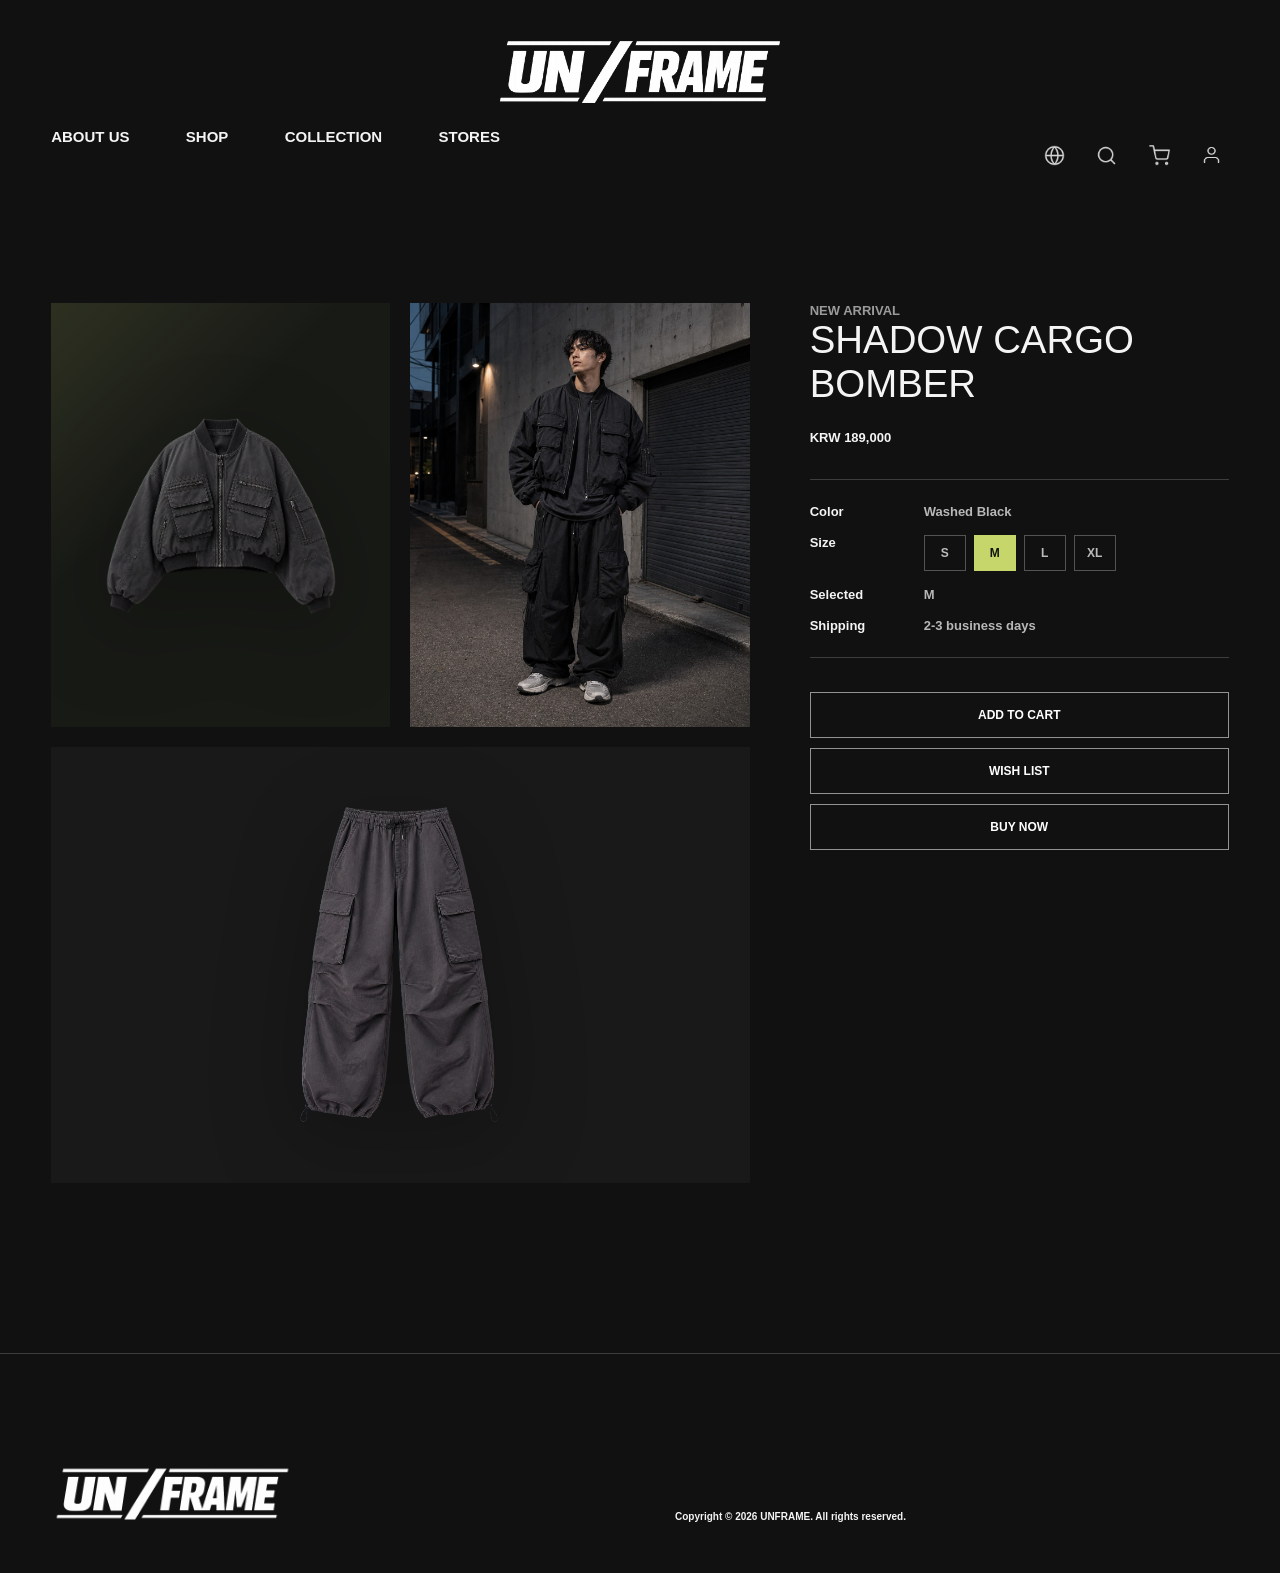
<file: product-detail.html>
<!doctype html>
<html lang="ko">
  <head>
    <meta charset="UTF-8" />
    <meta name="viewport" content="width=device-width, initial-scale=1.0" />
    <title>UNFRAME | Detail</title>
    <link rel="stylesheet" href="styles.css" />
  </head>
  <body class="inner-page">
    <header class="site-header" aria-label="Main navigation">
      <a class="brand" href="index.html" aria-label="UNFRAME home">
        <img src="images/logo.png" alt="UNFRAME" />
      </a>
      <div class="site-header-bottom">
        <nav class="nav nav-left">
          <div class="nav-item">
            <a href="brand-story.html">ABOUT US</a>
            <div class="dropdown">
              <a href="brand-story.html">Brand Story</a>
              <a href="board-list.html">Board</a>
            </div>
          </div>
          <div class="nav-item">
            <a href="product-list.html#all">SHOP</a>
            <div class="dropdown">
              <a href="product-list.html#new">New Arrivals</a>
              <a href="product-list.html#best">Best Sellers</a>
              <a href="product-list.html#outerwear">Outerwear</a>
              <a href="product-list.html#tops">Tops</a>
              <a href="product-list.html#bottoms">Bottoms</a>
              <a href="product-list.html#accessories">Accessories</a>
              <a href="product-list.html#sale">Sale</a>
            </div>
          </div>
          <div class="nav-item"><a href="collection.html">COLLECTION</a><div class="dropdown"><a href="collection.html#25ss">25SS</a><a href="collection.html#25fw">25FW</a><a href="collection.html#collaboration">Collaboration</a><a href="collection.html#archive">Archive</a></div></div>
          <div class="nav-item">
            <a href="store.html">STORES</a>
            <div class="dropdown">
              <a href="store.html#seoul">Seoul</a>
              <a href="store.html#japan">Japan</a>
            </div>
          </div>
        </nav>
        <nav class="nav nav-icons" aria-label="Utility navigation">
          <a href="index.html" aria-label="Language"><img src="images/Globe.png" alt="" /></a>
          <a href="search.html" aria-label="Search"><img src="images/Search.png" alt="" /></a>
          <a href="cart.html" aria-label="Cart"><img src="images/Shopping cart.png" alt="" /></a>
          <a href="login.html" aria-label="Account"><img src="images/User.png" alt="" /></a>
        </nav>
      </div>
    </header>

    <main class="page-shell detail-layout">
      <section class="detail-gallery" aria-label="Product images">
        <div class="detail-shot detail-shot-primary">
          <img data-product-image src="images/product-outerwear-streetwear-cutout.png" alt="Shadow Cargo Bomber product image" />
        </div>
        <div class="detail-shot detail-shot-model">
          <img data-model-image src="images/detail-look-01.jpg" alt="Shadow Cargo Bomber model wearing shot" />
        </div>
        <div class="detail-shot detail-wide">
          <img data-style-image src="images/product-bottoms-streetwear-cutout.png" alt="Recommended styling item" />
        </div>
      </section>

      <aside class="detail-info">
        <p data-detail-label>NEW ARRIVAL</p>
        <h1 data-detail-title>SHADOW CARGO BOMBER</h1>
        <strong data-detail-price>KRW 189,000</strong>
        <dl>
          <dt>Color</dt>
          <dd data-detail-color>Washed Black</dd>
          <dt>Size</dt>
          <dd><div class="size-picker" role="radiogroup" aria-label="Select size" data-size-picker></div></dd>
          <dt>Selected</dt>
          <dd><span data-selected-size>M</span></dd>
          <dt>Shipping</dt>
          <dd>2-3 business days</dd>
        </dl>
        <div class="button-stack"><a href="cart.html">ADD TO CART</a><a href="wishlist.html">WISH LIST</a><a href="cart.html">BUY NOW</a></div>
      </aside>
    </main>

    <footer class="footer compact-footer"><div class="footer-brand"><img src="images/logo.png" alt="UNFRAME" /></div><p class="copyright">Copyright &copy; 2026 UNFRAME. All rights reserved.</p></footer>

    <script>
      (() => {
        const products = {
          'shadow-cargo-bomber': {
            label: 'NEW ARRIVAL',
            title: 'SHADOW CARGO BOMBER',
            price: 'KRW 189,000',
            color: 'Washed Black',
            sizes: ['S', 'M', 'L', 'XL'],
            image: 'images/product-outerwear-streetwear-cutout.png',
            model: 'images/detail-look-01.jpg',
            style: 'images/product-bottoms-streetwear-cutout.png'
          },
          'hooded-work-jacket': {
            label: 'NEW ARRIVAL',
            title: 'HOODED WORK JACKET',
            price: 'KRW 176,000',
            color: 'Faded Black',
            sizes: ['S', 'M', 'L', 'XL'],
            image: 'images/product-outerwear-streetwear-02-cutout.png',
            model: 'images/detail-look-01.jpg',
            style: 'images/product-tops-streetwear-cutout.png'
          },
          'cropped-tech-puffer': {
            label: 'SALE',
            title: 'CROPPED TECH PUFFER',
            price: 'KRW 149,000',
            color: 'Graphite',
            sizes: ['S', 'M', 'L'],
            image: 'images/product-outerwear-streetwear-03-cutout.png',
            model: 'images/detail-look-01.jpg',
            style: 'images/product-bottoms-streetwear-03-cutout.png'
          },
          'layered-static-tee': {
            label: 'BEST SELLER',
            title: 'LAYERED STATIC TEE',
            price: 'KRW 82,000',
            color: 'Washed Black / White',
            sizes: ['S', 'M', 'L', 'XL'],
            image: 'images/product-tops-streetwear-cutout.png',
            model: 'images/detail-look-02.jpg',
            style: 'images/product-bottoms-streetwear-02-cutout.png'
          },
          'heavyweight-crop-hoodie': {
            label: 'NEW ARRIVAL',
            title: 'HEAVYWEIGHT CROP HOODIE',
            price: 'KRW 118,000',
            color: 'Charcoal',
            sizes: ['S', 'M', 'L', 'XL'],
            image: 'images/product-tops-streetwear-02-cutout.png',
            model: 'images/detail-look-02.jpg',
            style: 'images/product-accessories-streetwear-02-cutout.png'
          },
          'mesh-field-jersey': {
            label: 'SALE',
            title: 'MESH FIELD JERSEY',
            price: 'KRW 69,000',
            color: 'Charcoal / Bone',
            sizes: ['S', 'M', 'L'],
            image: 'images/product-tops-streetwear-03-cutout.png',
            model: 'images/detail-look-02.jpg',
            style: 'images/product-bottoms-streetwear-03-cutout.png'
          },
          'parachute-cargo-pants': {
            label: 'NEW ARRIVAL',
            title: 'PARACHUTE CARGO PANTS',
            price: 'KRW 142,000',
            color: 'Faded Graphite',
            sizes: ['S', 'M', 'L', 'XL'],
            image: 'images/product-bottoms-streetwear-cutout.png',
            model: 'images/detail-look-03.jpg',
            style: 'images/product-outerwear-streetwear-cutout.png'
          },
          'washed-carpenter-denim': {
            label: 'BEST SELLER',
            title: 'WASHED CARPENTER DENIM',
            price: 'KRW 138,000',
            color: 'Washed Black',
            sizes: ['S', 'M', 'L'],
            image: 'images/product-bottoms-streetwear-02-cutout.png',
            model: 'images/detail-look-03.jpg',
            style: 'images/product-tops-streetwear-cutout.png'
          },
          'ripstop-track-cargo': {
            label: 'NEW ARRIVAL',
            title: 'RIPSTOP TRACK CARGO',
            price: 'KRW 128,000',
            color: 'Dark Graphite',
            sizes: ['S', 'M', 'L', 'XL'],
            image: 'images/product-bottoms-streetwear-03-cutout.png',
            model: 'images/detail-look-03.jpg',
            style: 'images/product-tops-streetwear-03-cutout.png'
          },
          'tactical-cross-bag': {
            label: 'BEST SELLER',
            title: 'TACTICAL CROSS BAG',
            price: 'KRW 78,000',
            color: 'Black',
            sizes: ['ONE SIZE'],
            image: 'images/product-accessories-cutout.png',
            model: 'images/detail-look-04.jpg',
            style: 'images/product-outerwear-streetwear-cutout.png'
          },
          'modular-sling-pack': {
            label: 'NEW ARRIVAL',
            title: 'MODULAR SLING PACK',
            price: 'KRW 92,000',
            color: 'Black',
            sizes: ['ONE SIZE'],
            image: 'images/product-accessories-streetwear-02-cutout.png',
            model: 'images/detail-look-04.jpg',
            style: 'images/product-tops-streetwear-02-cutout.png'
          },
          'washed-panel-cap': {
            label: 'SALE',
            title: 'WASHED PANEL CAP',
            price: 'KRW 36,000',
            color: 'Washed Black',
            sizes: ['ONE SIZE'],
            image: 'images/product-accessories-streetwear-03-cutout.png',
            model: 'images/detail-look-04.jpg',
            style: 'images/product-accessories-streetwear-02-cutout.png'
          }
        };

        const slug = new URLSearchParams(window.location.search).get('product') || 'shadow-cargo-bomber';
        const product = products[slug] || products['shadow-cargo-bomber'];
        const setText = (selector, value) => {
          const node = document.querySelector(selector);
          if (node) node.textContent = value;
        };
        const setImage = (selector, src, alt) => {
          const image = document.querySelector(selector);
          if (!image) return;
          image.src = src;
          image.alt = alt;
        };

        document.title = `UNFRAME | ${product.title}`;
        setText('[data-detail-label]', product.label);
        setText('[data-detail-title]', product.title);
        setText('[data-detail-price]', product.price);
        setText('[data-detail-color]', product.color);
        setImage('[data-product-image]', product.image, `${product.title} product image`);
        setImage('[data-model-image]', product.model, `${product.title} model wearing shot`);
        setImage('[data-style-image]', product.style, `${product.title} styling item`);

        const picker = document.querySelector('[data-size-picker]');
        const selected = document.querySelector('[data-selected-size]');
        const defaultSize = product.sizes.includes('M') ? 'M' : product.sizes[0];
        if (selected) selected.textContent = defaultSize;
        if (picker) {
          picker.innerHTML = '';
          product.sizes.forEach(size => {
            const button = document.createElement('button');
            button.type = 'button';
            button.role = 'radio';
            button.dataset.size = size;
            button.textContent = size;
            const active = size === defaultSize;
            button.classList.toggle('is-selected', active);
            button.setAttribute('aria-checked', String(active));
            button.addEventListener('click', () => {
              [...picker.querySelectorAll('button')].forEach(item => {
                const isActive = item === button;
                item.classList.toggle('is-selected', isActive);
                item.setAttribute('aria-checked', String(isActive));
              });
              if (selected) selected.textContent = size;
            });
            picker.append(button);
          });
        }
      })();
    </script>
    <script src="search.js"></script>
  </body>
</html>
</file>
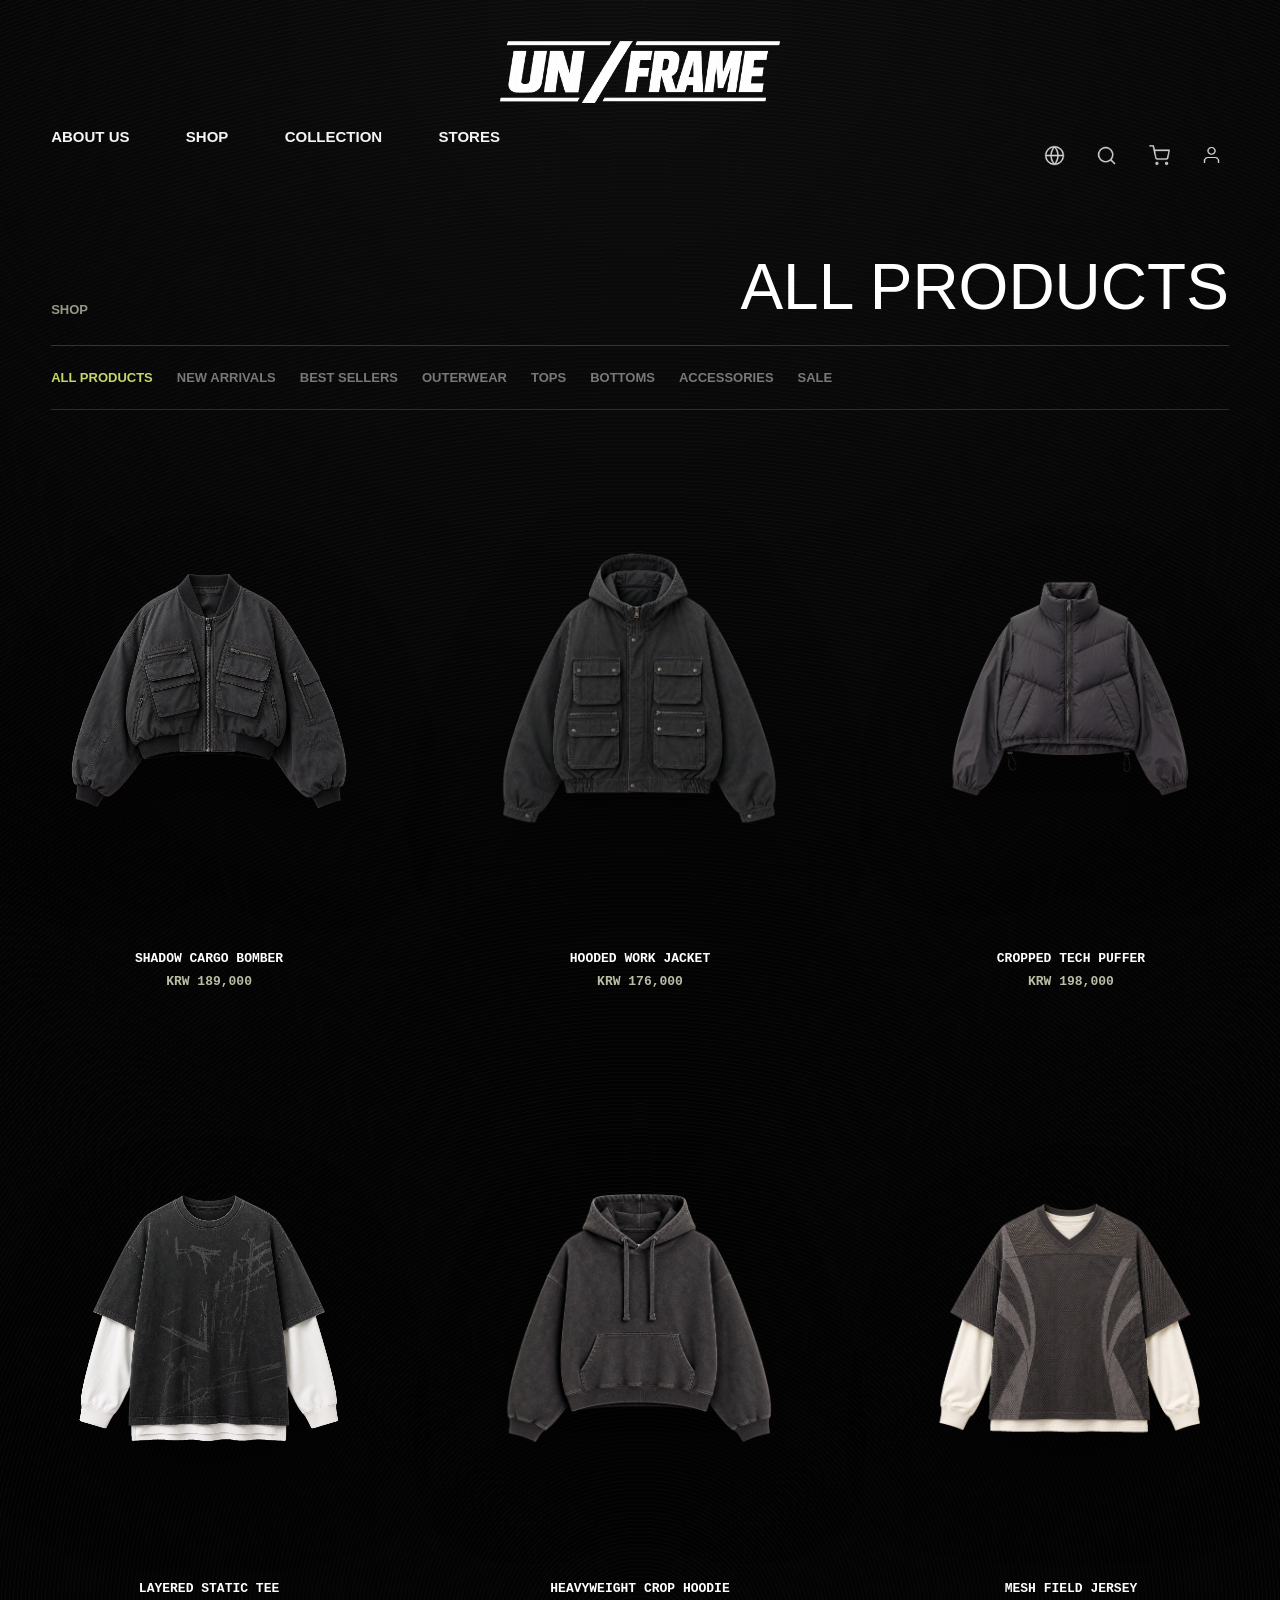
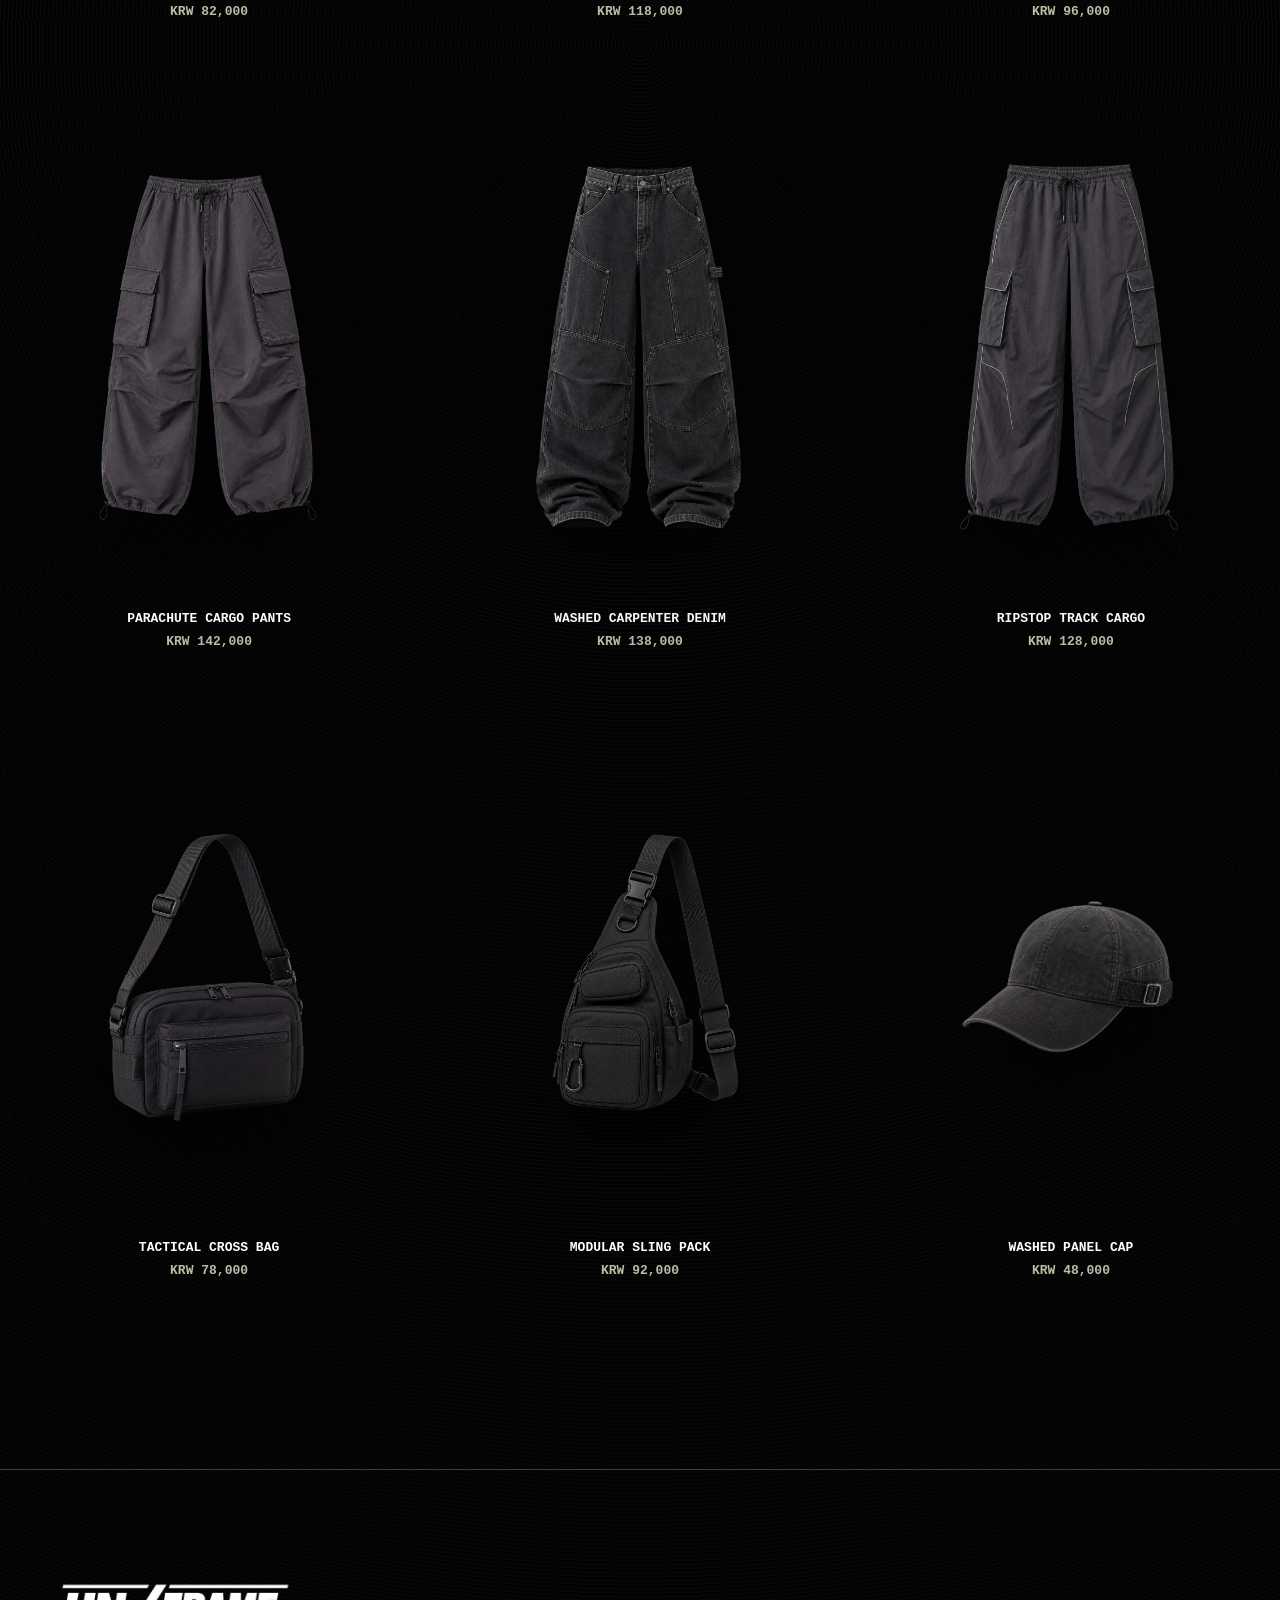
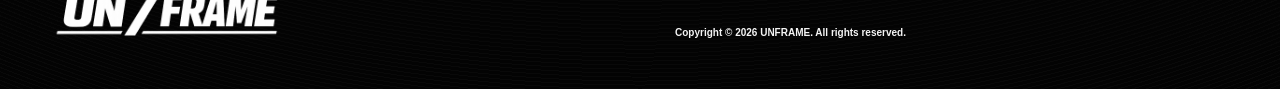
<file: product-list.html>
<!doctype html>
<html lang="ko">
  <head>
    <meta charset="UTF-8" />
    <meta name="viewport" content="width=device-width, initial-scale=1.0" />
    <title>UNFRAME | Shop</title>
    <link rel="stylesheet" href="styles.css" />
  </head>
  <body class="inner-page product-list-page">
    <header class="site-header" aria-label="Main navigation">
      <a class="brand" href="index.html" aria-label="UNFRAME home">
        <img src="images/logo.png" alt="UNFRAME" />
      </a>
      <div class="site-header-bottom">
        <nav class="nav nav-left">
          <div class="nav-item">
            <a href="brand-story.html">ABOUT US</a>
            <div class="dropdown">
              <a href="brand-story.html">Brand Story</a>
              <a href="board-list.html">Board</a>
            </div>
          </div>
          <div class="nav-item">
            <a href="product-list.html#all">SHOP</a>
            <div class="dropdown">
              <a href="product-list.html#new">New Arrivals</a>
              <a href="product-list.html#best">Best Sellers</a>
              <a href="product-list.html#outerwear">Outerwear</a>
              <a href="product-list.html#tops">Tops</a>
              <a href="product-list.html#bottoms">Bottoms</a>
              <a href="product-list.html#accessories">Accessories</a>
              <a href="product-list.html#sale">Sale</a>
            </div>
          </div>
          <div class="nav-item"><a href="collection.html">COLLECTION</a><div class="dropdown"><a href="collection.html#25ss">25SS</a><a href="collection.html#25fw">25FW</a><a href="collection.html#collaboration">Collaboration</a><a href="collection.html#archive">Archive</a></div></div>
          <div class="nav-item">
            <a href="store.html">STORES</a>
            <div class="dropdown">
              <a href="store.html#seoul">Seoul</a>
              <a href="store.html#japan">Japan</a>
            </div>
          </div>
        </nav>
        <nav class="nav nav-icons" aria-label="Utility navigation">
          <a href="index.html" aria-label="Language"><img src="images/Globe.png" alt="" /></a>
          <a href="search.html" aria-label="Search"><img src="images/Search.png" alt="" /></a>
          <a href="cart.html" aria-label="Cart"><img src="images/Shopping cart.png" alt="" /></a>
          <a href="login.html" aria-label="Account"><img src="images/User.png" alt="" /></a>
        </nav>
      </div>
    </header>
    <main class="shop-list-shell">
      <div class="shop-list-head">
        <p>SHOP</p>
        <h1>ALL PRODUCTS</h1>
      </div>
      <nav class="shop-category-filter" aria-label="Shop categories">
        <button class="is-active" type="button" data-filter="all">ALL PRODUCTS</button>
        <button type="button" data-filter="new">NEW ARRIVALS</button>
        <button type="button" data-filter="best">BEST SELLERS</button>
        <button type="button" data-filter="outerwear">OUTERWEAR</button>
        <button type="button" data-filter="tops">TOPS</button>
        <button type="button" data-filter="bottoms">BOTTOMS</button>
        <button type="button" data-filter="accessories">ACCESSORIES</button>
        <button type="button" data-filter="sale">SALE</button>
      </nav>
      <section class="shop-list-grid" aria-label="Products">
        <a class="shop-list-card" href="product-detail.html?product=shadow-cargo-bomber" data-category="new best outerwear">
          <div class="shop-list-image"><img src="images/product-outerwear-streetwear-cutout.png" alt="Shadow Cargo Bomber" /></div>
          <strong>SHADOW CARGO BOMBER</strong>
          <span>KRW 189,000</span>
        </a>
        <a class="shop-list-card" href="product-detail.html?product=hooded-work-jacket" data-category="new outerwear">
          <div class="shop-list-image"><img src="images/product-outerwear-streetwear-02-cutout.png" alt="Hooded Work Jacket" /></div>
          <strong>HOODED WORK JACKET</strong>
          <span>KRW 176,000</span>
        </a>
        <a class="shop-list-card" href="product-detail.html?product=cropped-tech-puffer" data-category="outerwear sale">
          <div class="shop-list-image"><img src="images/product-outerwear-streetwear-03-cutout.png" alt="Cropped Tech Puffer" /></div>
          <strong>CROPPED TECH PUFFER</strong>
          <span class="shop-price">KRW 198,000</span>
          <span class="shop-sale-price"><em>KRW 198,000</em><b>KRW 149,000</b><i>25% OFF</i></span>
        </a>
        <a class="shop-list-card" href="product-detail.html?product=layered-static-tee" data-category="new best tops">
          <div class="shop-list-image"><img src="images/product-tops-streetwear-cutout.png" alt="Layered Static Tee" /></div>
          <strong>LAYERED STATIC TEE</strong>
          <span>KRW 82,000</span>
        </a>
        <a class="shop-list-card" href="product-detail.html?product=heavyweight-crop-hoodie" data-category="new tops">
          <div class="shop-list-image"><img src="images/product-tops-streetwear-02-cutout.png" alt="Heavyweight Crop Hoodie" /></div>
          <strong>HEAVYWEIGHT CROP HOODIE</strong>
          <span>KRW 118,000</span>
        </a>
        <a class="shop-list-card" href="product-detail.html?product=mesh-field-jersey" data-category="tops sale">
          <div class="shop-list-image"><img src="images/product-tops-streetwear-03-cutout.png" alt="Mesh Field Jersey" /></div>
          <strong>MESH FIELD JERSEY</strong>
          <span class="shop-price">KRW 96,000</span>
          <span class="shop-sale-price"><em>KRW 96,000</em><b>KRW 69,000</b><i>28% OFF</i></span>
        </a>
        <a class="shop-list-card" href="product-detail.html?product=parachute-cargo-pants" data-category="new best bottoms">
          <div class="shop-list-image"><img src="images/product-bottoms-streetwear-cutout.png" alt="Parachute Cargo Pants" /></div>
          <strong>PARACHUTE CARGO PANTS</strong>
          <span>KRW 142,000</span>
        </a>
        <a class="shop-list-card" href="product-detail.html?product=washed-carpenter-denim" data-category="bottoms best">
          <div class="shop-list-image"><img src="images/product-bottoms-streetwear-02-cutout.png" alt="Washed Carpenter Denim" /></div>
          <strong>WASHED CARPENTER DENIM</strong>
          <span>KRW 138,000</span>
        </a>
        <a class="shop-list-card" href="product-detail.html?product=ripstop-track-cargo" data-category="new bottoms">
          <div class="shop-list-image"><img src="images/product-bottoms-streetwear-03-cutout.png" alt="Ripstop Track Cargo" /></div>
          <strong>RIPSTOP TRACK CARGO</strong>
          <span>KRW 128,000</span>
        </a>
        <a class="shop-list-card" href="product-detail.html?product=tactical-cross-bag" data-category="accessories best">
          <div class="shop-list-image"><img src="images/product-accessories-cutout.png" alt="Tactical Cross Bag" /></div>
          <strong>TACTICAL CROSS BAG</strong>
          <span>KRW 78,000</span>
        </a>
        <a class="shop-list-card" href="product-detail.html?product=modular-sling-pack" data-category="new accessories">
          <div class="shop-list-image"><img src="images/product-accessories-streetwear-02-cutout.png" alt="Modular Sling Pack" /></div>
          <strong>MODULAR SLING PACK</strong>
          <span>KRW 92,000</span>
        </a>
        <a class="shop-list-card" href="product-detail.html?product=washed-panel-cap" data-category="accessories sale">
          <div class="shop-list-image"><img src="images/product-accessories-streetwear-03-cutout.png" alt="Washed Panel Cap" /></div>
          <strong>WASHED PANEL CAP</strong>
          <span class="shop-price">KRW 48,000</span>
          <span class="shop-sale-price"><em>KRW 48,000</em><b>KRW 36,000</b><i>25% OFF</i></span>
        </a>
      </section>
    </main>
    <script>
      (() => {
        const buttons = document.querySelectorAll('[data-filter]');
        const cards = document.querySelectorAll('.shop-list-card');
        const title = document.querySelector('.shop-list-head h1');
        const applyFilter = filter => {
          const target = [...buttons].find(button => button.dataset.filter === filter) || buttons[0];
          if (!target) return;
          document.body.classList.toggle('is-sale-view', target.dataset.filter === 'sale');
          if (title) title.textContent = target.textContent;
          buttons.forEach(item => item.classList.toggle('is-active', item === target));
          cards.forEach(card => {
            const categories = card.dataset.category || '';
            card.hidden = target.dataset.filter !== 'all' && !categories.split(' ').includes(target.dataset.filter);
          });
        };
        buttons.forEach(button => {
          button.addEventListener('click', () => {
            history.replaceState(null, '', `#${button.dataset.filter}`);
            applyFilter(button.dataset.filter);
          });
        });
        window.addEventListener('hashchange', () => {
          applyFilter(location.hash.replace('#', '') || 'all');
        });
        applyFilter(location.hash.replace('#', '') || 'all');
      })();
    </script>
    <footer class="footer compact-footer"><div class="footer-brand"><img src="images/logo.png" alt="UNFRAME" /></div><p class="copyright">Copyright © 2026 UNFRAME. All rights reserved.</p></footer>
    <script src="search.js"></script>
  </body>
</html>
</file>
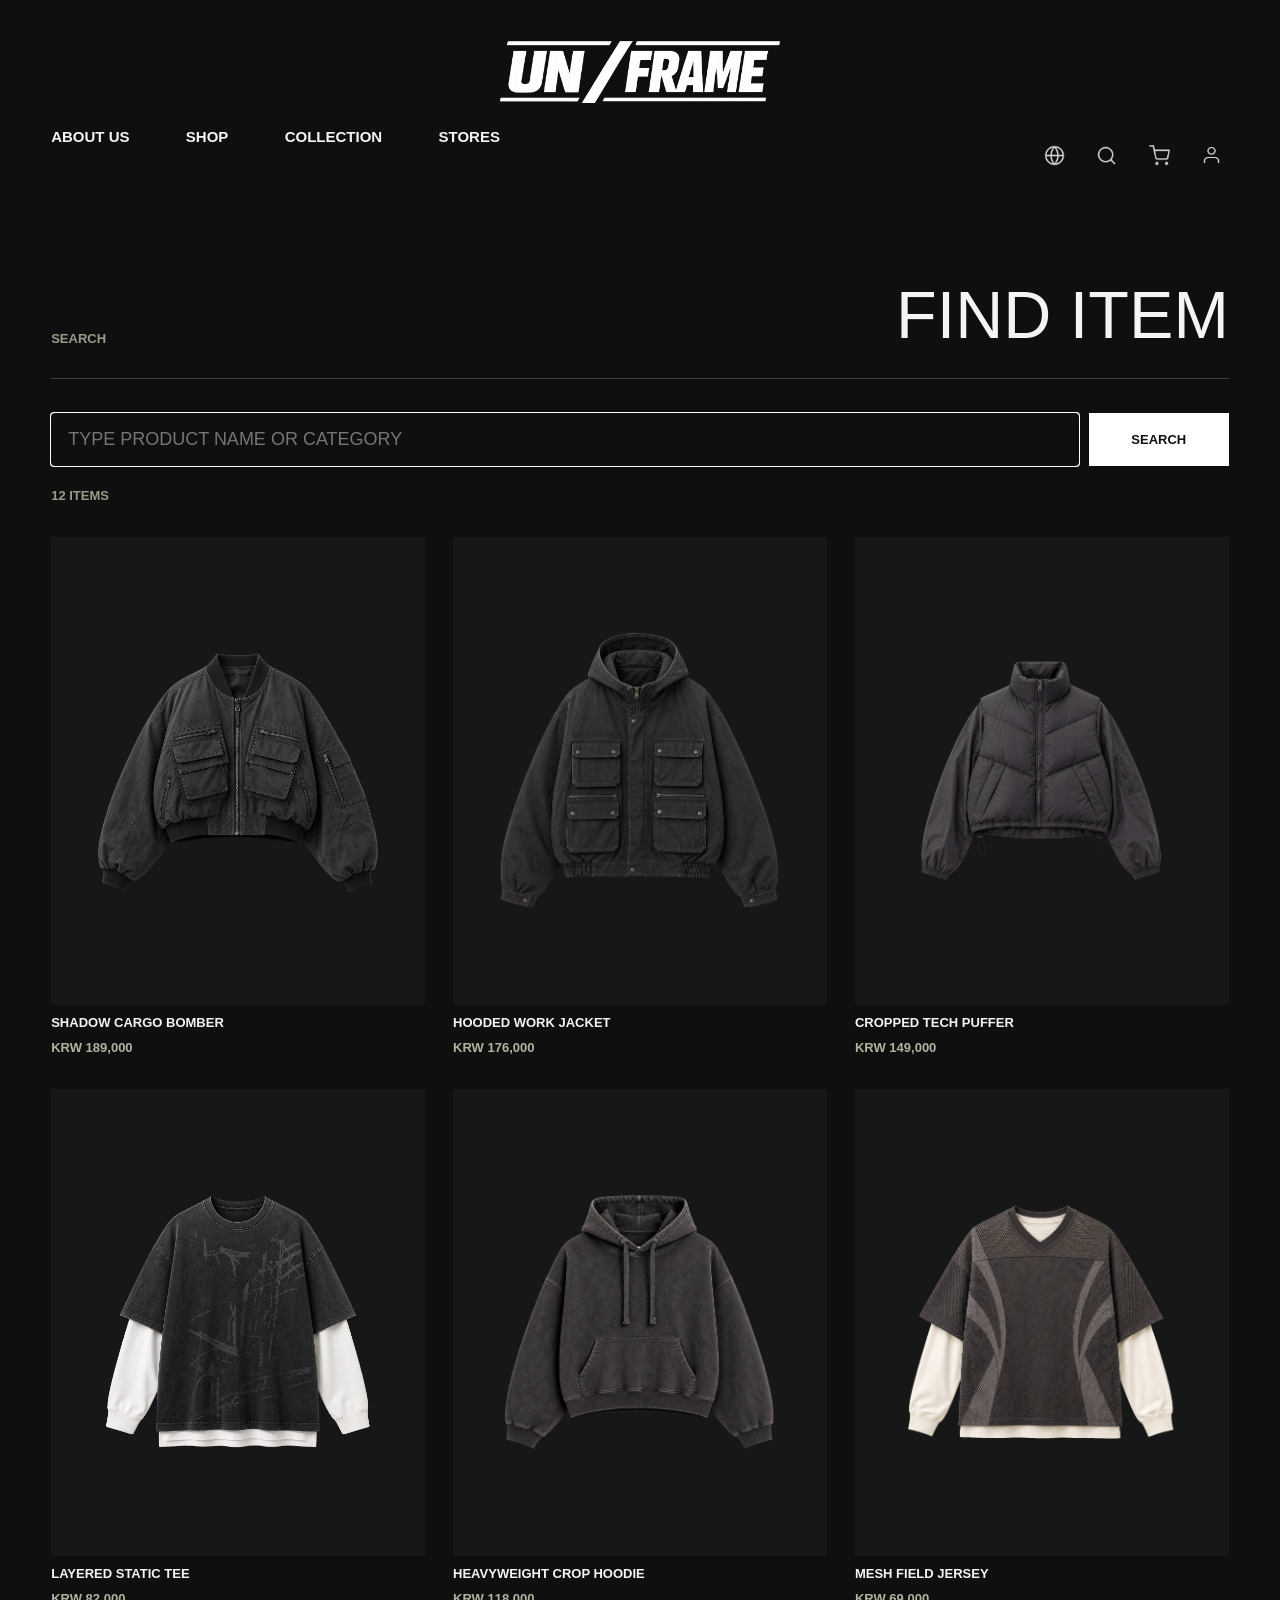
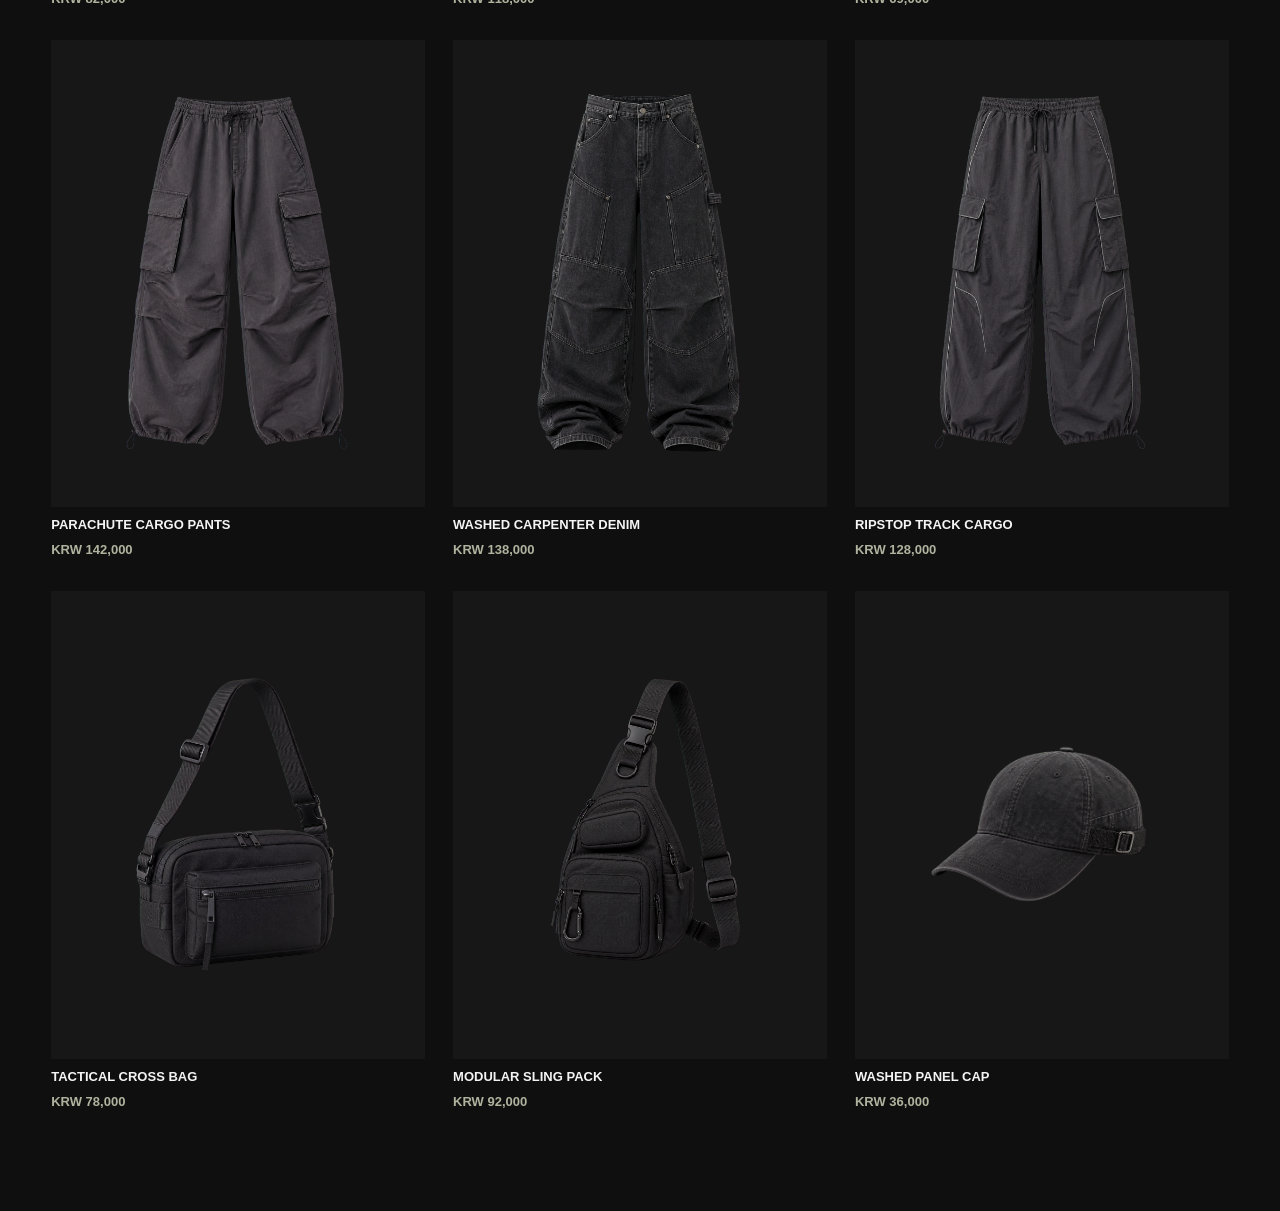
<file: search.html>
<!doctype html>
<html lang="ko">
  <head>
    <meta charset="UTF-8" />
    <meta name="viewport" content="width=device-width, initial-scale=1.0" />
    <title>UNFRAME | Search</title>
    <link rel="stylesheet" href="styles.css" />
  </head>
  <body class="inner-page search-page">
    <header class="site-header" aria-label="Main navigation">
      <a class="brand" href="index.html" aria-label="UNFRAME home">
        <img src="images/logo.png" alt="UNFRAME" />
      </a>
      <div class="site-header-bottom">
        <nav class="nav nav-left">
          <div class="nav-item"><a href="brand-story.html">ABOUT US</a><div class="dropdown"><a href="brand-story.html">Brand Story</a><a href="board-list.html">Board</a></div></div>
          <div class="nav-item"><a href="product-list.html#all">SHOP</a><div class="dropdown"><a href="product-list.html#new">New Arrivals</a><a href="product-list.html#best">Best Sellers</a><a href="product-list.html#outerwear">Outerwear</a><a href="product-list.html#tops">Tops</a><a href="product-list.html#bottoms">Bottoms</a><a href="product-list.html#accessories">Accessories</a><a href="product-list.html#sale">Sale</a></div></div>
          <div class="nav-item"><a href="collection.html">COLLECTION</a><div class="dropdown"><a href="collection.html#25ss">25SS</a><a href="collection.html#25fw">25FW</a><a href="collection.html#collaboration">Collaboration</a><a href="collection.html#archive">Archive</a></div></div>
          <div class="nav-item"><a href="store.html">STORES</a><div class="dropdown"><a href="store.html#seoul">Seoul</a><a href="store.html#japan">Japan</a></div></div>
        </nav>
        <nav class="nav nav-icons" aria-label="Utility navigation">
          <a href="index.html" aria-label="Language"><img src="images/Globe.png" alt="" /></a>
          <a href="search.html" aria-label="Search"><img src="images/Search.png" alt="" /></a>
          <a href="cart.html" aria-label="Cart"><img src="images/Shopping cart.png" alt="" /></a>
          <a href="login.html" aria-label="Account"><img src="images/User.png" alt="" /></a>
        </nav>
      </div>
    </header>

    <main class="search-shell">
      <div class="search-head">
        <p>SEARCH</p>
        <h1>FIND ITEM</h1>
      </div>
      <form class="search-form">
        <input type="search" placeholder="TYPE PRODUCT NAME OR CATEGORY" aria-label="Search products" autofocus />
        <button type="submit">SEARCH</button>
      </form>
      <p class="search-count" data-search-count>12 ITEMS</p>
      <section class="search-results" aria-label="Search results">
        <a class="search-card" href="product-detail.html?product=shadow-cargo-bomber" data-search="shadow cargo bomber outerwear new best jacket">
          <img src="images/product-outerwear-streetwear-cutout.png" alt="Shadow Cargo Bomber" />
          <strong>SHADOW CARGO BOMBER</strong>
          <span>KRW 189,000</span>
        </a>
        <a class="search-card" href="product-detail.html?product=hooded-work-jacket" data-search="hooded work jacket outerwear new">
          <img src="images/product-outerwear-streetwear-02-cutout.png" alt="Hooded Work Jacket" />
          <strong>HOODED WORK JACKET</strong>
          <span>KRW 176,000</span>
        </a>
        <a class="search-card" href="product-detail.html?product=cropped-tech-puffer" data-search="cropped tech puffer outerwear sale jacket">
          <img src="images/product-outerwear-streetwear-03-cutout.png" alt="Cropped Tech Puffer" />
          <strong>CROPPED TECH PUFFER</strong>
          <span>KRW 149,000</span>
        </a>
        <a class="search-card" href="product-detail.html?product=layered-static-tee" data-search="layered static tee tops new best">
          <img src="images/product-tops-streetwear-cutout.png" alt="Layered Static Tee" />
          <strong>LAYERED STATIC TEE</strong>
          <span>KRW 82,000</span>
        </a>
        <a class="search-card" href="product-detail.html?product=heavyweight-crop-hoodie" data-search="heavyweight crop hoodie tops new">
          <img src="images/product-tops-streetwear-02-cutout.png" alt="Heavyweight Crop Hoodie" />
          <strong>HEAVYWEIGHT CROP HOODIE</strong>
          <span>KRW 118,000</span>
        </a>
        <a class="search-card" href="product-detail.html?product=mesh-field-jersey" data-search="mesh field jersey tops sale">
          <img src="images/product-tops-streetwear-03-cutout.png" alt="Mesh Field Jersey" />
          <strong>MESH FIELD JERSEY</strong>
          <span>KRW 69,000</span>
        </a>
        <a class="search-card" href="product-detail.html?product=parachute-cargo-pants" data-search="parachute cargo pants bottoms new best">
          <img src="images/product-bottoms-streetwear-cutout.png" alt="Parachute Cargo Pants" />
          <strong>PARACHUTE CARGO PANTS</strong>
          <span>KRW 142,000</span>
        </a>
        <a class="search-card" href="product-detail.html?product=washed-carpenter-denim" data-search="washed carpenter denim bottoms best">
          <img src="images/product-bottoms-streetwear-02-cutout.png" alt="Washed Carpenter Denim" />
          <strong>WASHED CARPENTER DENIM</strong>
          <span>KRW 138,000</span>
        </a>
        <a class="search-card" href="product-detail.html?product=ripstop-track-cargo" data-search="ripstop track cargo bottoms new">
          <img src="images/product-bottoms-streetwear-03-cutout.png" alt="Ripstop Track Cargo" />
          <strong>RIPSTOP TRACK CARGO</strong>
          <span>KRW 128,000</span>
        </a>
        <a class="search-card" href="product-detail.html?product=tactical-cross-bag" data-search="tactical cross bag accessories best">
          <img src="images/product-accessories-cutout.png" alt="Tactical Cross Bag" />
          <strong>TACTICAL CROSS BAG</strong>
          <span>KRW 78,000</span>
        </a>
        <a class="search-card" href="product-detail.html?product=modular-sling-pack" data-search="modular sling pack accessories new">
          <img src="images/product-accessories-streetwear-02-cutout.png" alt="Modular Sling Pack" />
          <strong>MODULAR SLING PACK</strong>
          <span>KRW 92,000</span>
        </a>
        <a class="search-card" href="product-detail.html?product=washed-panel-cap" data-search="washed panel cap accessories sale">
          <img src="images/product-accessories-streetwear-03-cutout.png" alt="Washed Panel Cap" />
          <strong>WASHED PANEL CAP</strong>
          <span>KRW 36,000</span>
        </a>
      </section>
      <p class="search-empty" hidden>NO ITEMS FOUND.</p>
    </main>

    <script>
      (() => {
        const form = document.querySelector('.search-form');
        const input = form?.querySelector('input');
        const cards = [...document.querySelectorAll('.search-card')];
        const count = document.querySelector('[data-search-count]');
        const empty = document.querySelector('.search-empty');
        const apply = () => {
          const keyword = (input?.value || '').trim().toLowerCase();
          let visible = 0;
          cards.forEach(card => {
            const match = !keyword || (card.dataset.search || '').includes(keyword);
            card.hidden = !match;
            if (match) visible += 1;
          });
          if (count) count.textContent = `${visible} ITEM${visible === 1 ? '' : 'S'}`;
          if (empty) empty.hidden = visible > 0;
        };
        form?.addEventListener('submit', event => event.preventDefault());
        input?.addEventListener('input', apply);
        apply();
      })();
    </script>
    <script src="search.js"></script>
  </body>
</html>
</file>
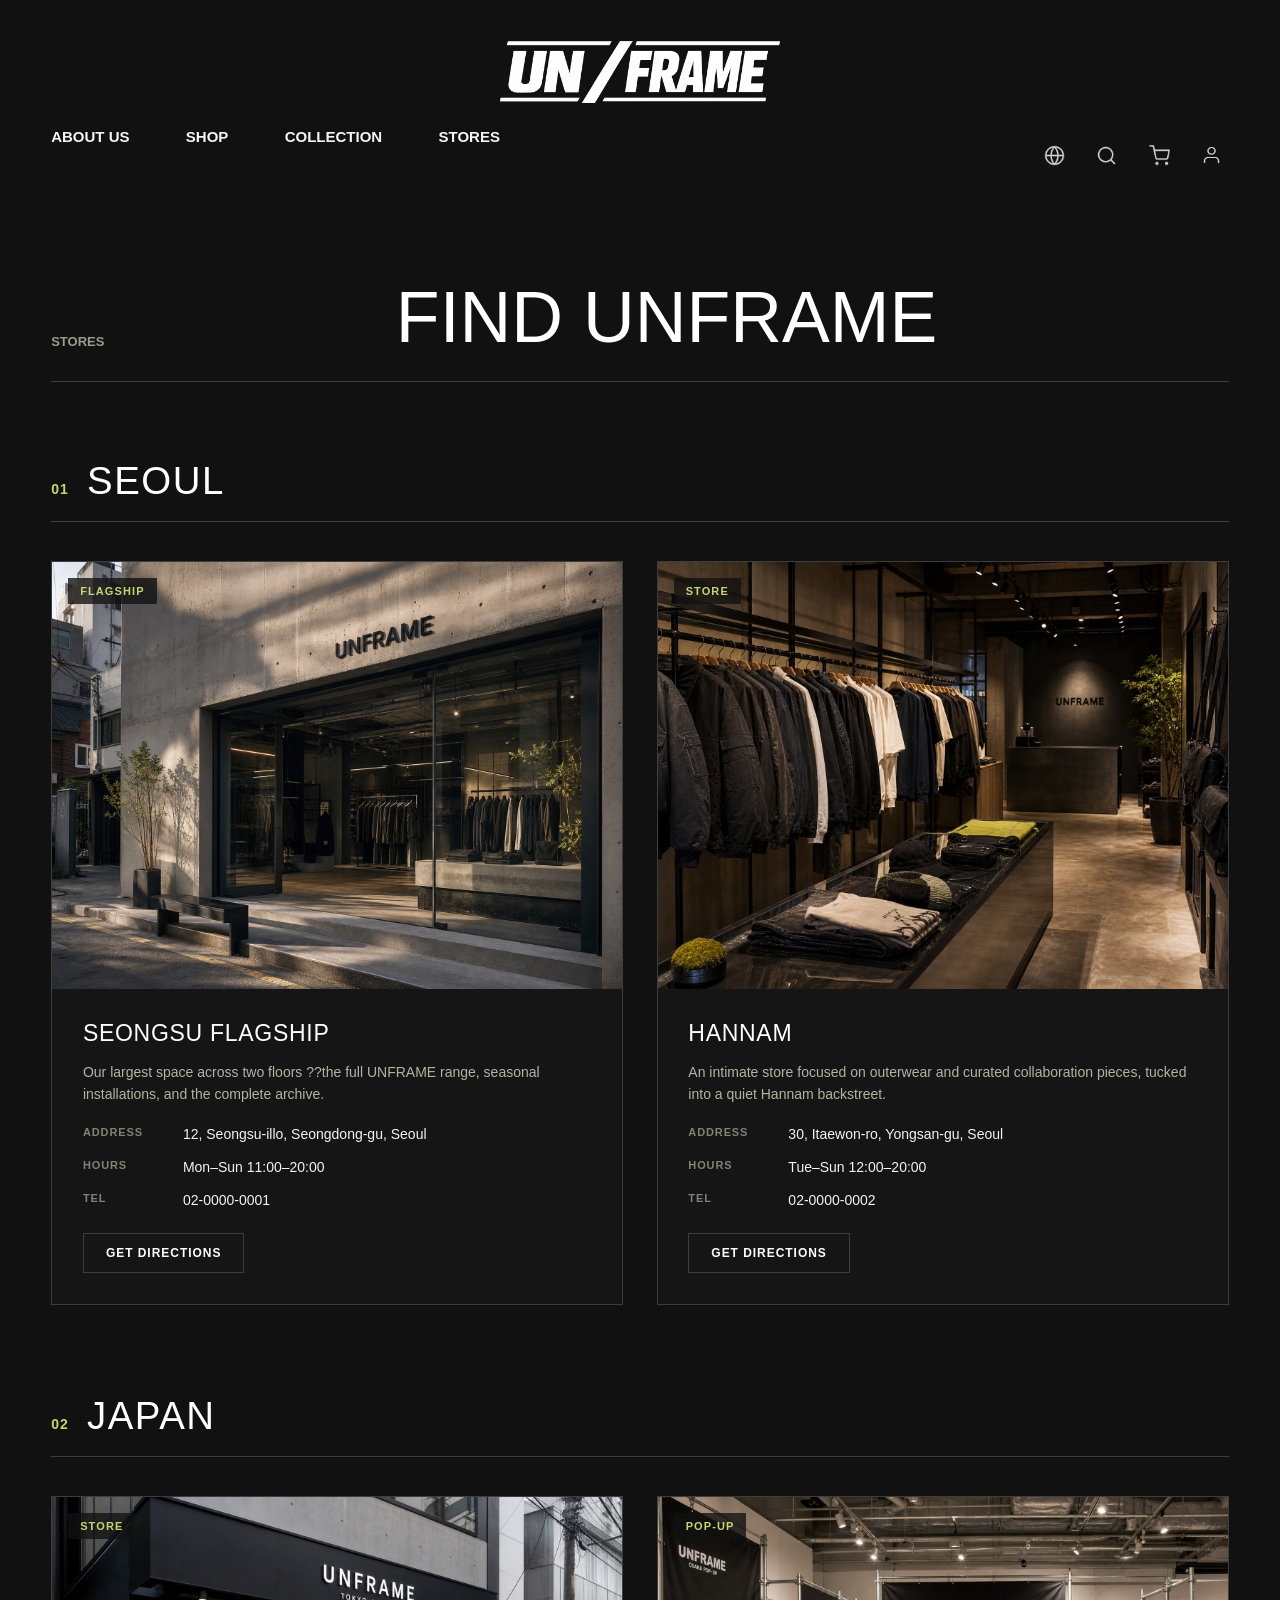
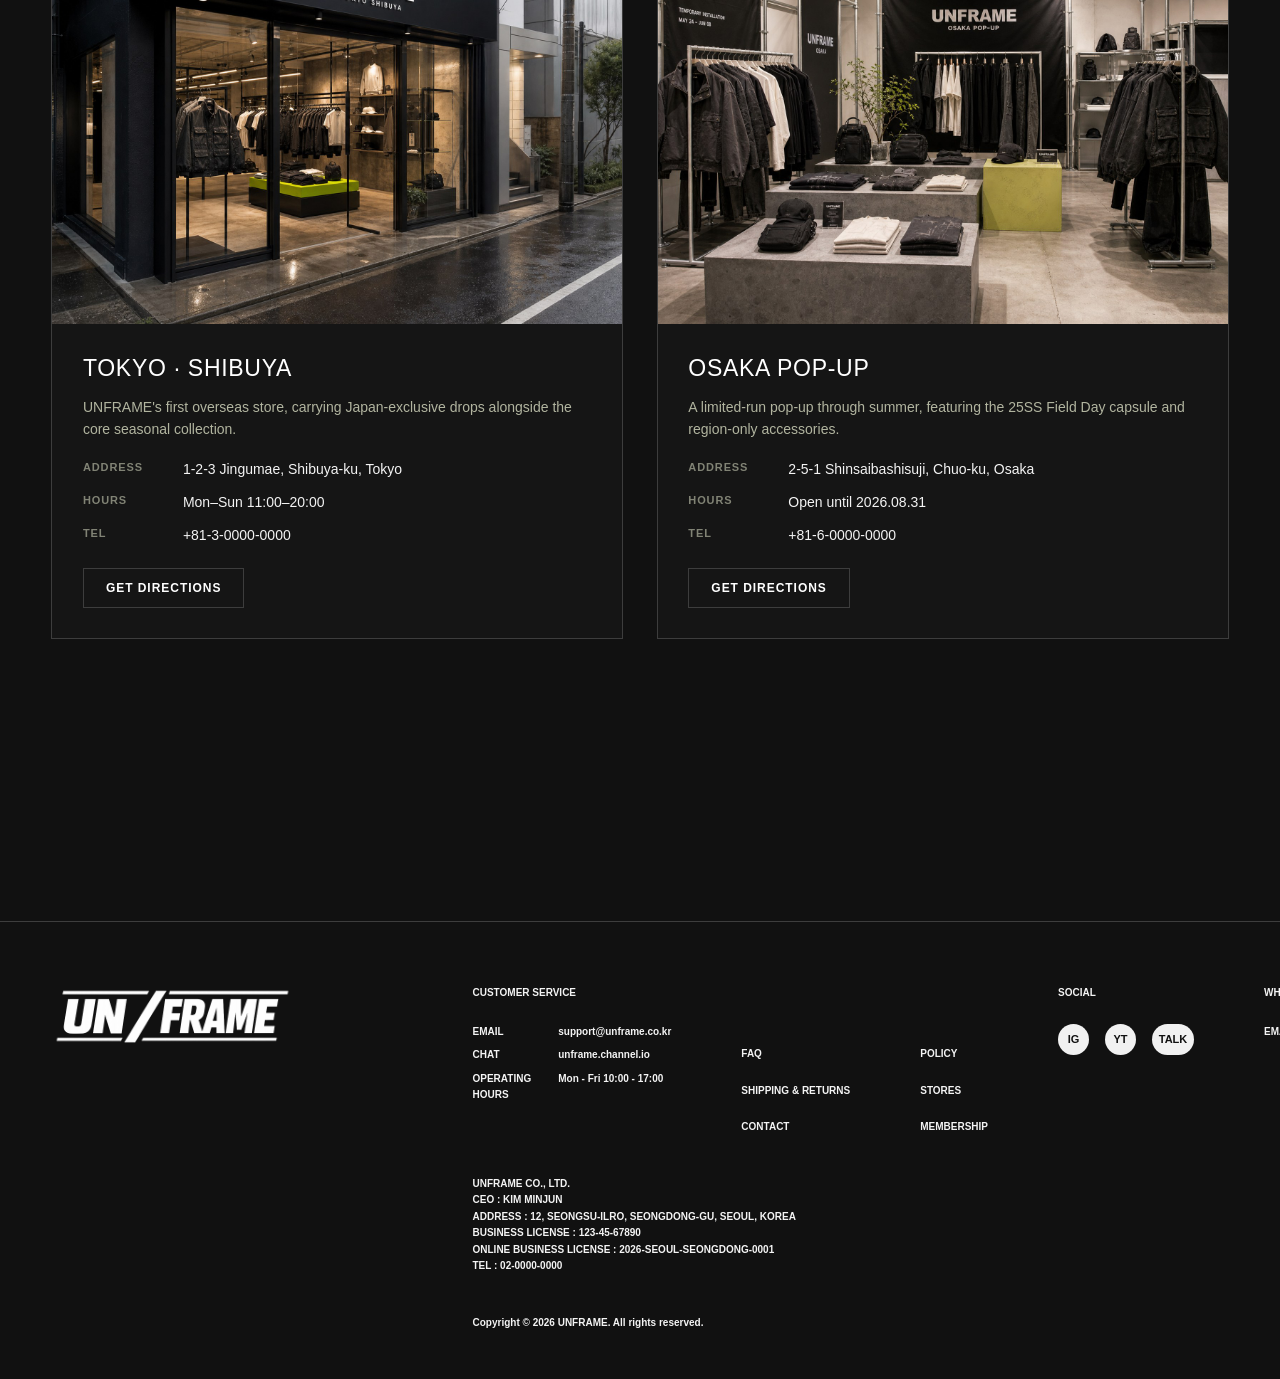
<file: store.html>
<!doctype html>
<html lang="ko">
  <head>
    <meta charset="UTF-8" />
    <meta name="viewport" content="width=device-width, initial-scale=1.0" />
    <title>UNFRAME | Stores</title>
    <link rel="stylesheet" href="styles.css" />
  </head>
  <body class="inner-page store-page">
    <header class="site-header" aria-label="Main navigation">
      <a class="brand" href="index.html" aria-label="UNFRAME home">
        <img src="images/logo.png" alt="UNFRAME" />
      </a>
      <div class="site-header-bottom">
        <nav class="nav nav-left">
          <div class="nav-item"><a href="brand-story.html">ABOUT US</a><div class="dropdown"><a href="brand-story.html">Brand Story</a><a href="board-list.html">Board</a></div></div>
          <div class="nav-item"><a href="product-list.html#all">SHOP</a><div class="dropdown"><a href="product-list.html#new">New Arrivals</a><a href="product-list.html#best">Best Sellers</a><a href="product-list.html#outerwear">Outerwear</a><a href="product-list.html#tops">Tops</a><a href="product-list.html#bottoms">Bottoms</a><a href="product-list.html#accessories">Accessories</a><a href="product-list.html#sale">Sale</a></div></div>
          <div class="nav-item"><a href="collection.html">COLLECTION</a><div class="dropdown"><a href="collection.html#25ss">25SS</a><a href="collection.html#25fw">25FW</a><a href="collection.html#collaboration">Collaboration</a><a href="collection.html#archive">Archive</a></div></div>
          <div class="nav-item"><a href="store.html">STORES</a><div class="dropdown"><a href="store.html#seoul">Seoul</a><a href="store.html#japan">Japan</a></div></div>
        </nav>
        <nav class="nav nav-icons" aria-label="Utility navigation">
          <a href="index.html" aria-label="Language"><img src="images/Globe.png" alt="" /></a>
          <a href="search.html" aria-label="Search"><img src="images/Search.png" alt="" /></a>
          <a href="cart.html" aria-label="Cart"><img src="images/Shopping cart.png" alt="" /></a>
          <a href="login.html" aria-label="Account"><img src="images/User.png" alt="" /></a>
        </nav>
      </div>
    </header>

    <main class="store-shell">
      <section class="store-head">
        <p>STORES</p>
        <h1>FIND UNFRAME</h1>
      </section>

      <section class="store-section" id="seoul">
        <div class="store-section-head">
          <span>01</span>
          <h2>SEOUL</h2>
        </div>
        <div class="store-grid">
          <article class="store-card">
            <div class="store-card-media">
              <img src="images/store-seongsu-flagship.jpg" alt="UNFRAME Seongsu Flagship" />
              <em>FLAGSHIP</em>
            </div>
            <div class="store-card-body">
              <h3>SEONGSU FLAGSHIP</h3>
              <p class="store-card-desc">Our largest space across two floors ??the full UNFRAME range, seasonal installations, and the complete archive.</p>
              <dl>
                <div><dt>ADDRESS</dt><dd>12, Seongsu-illo, Seongdong-gu, Seoul</dd></div>
                <div><dt>HOURS</dt><dd>Mon&ndash;Sun 11:00&ndash;20:00</dd></div>
                <div><dt>TEL</dt><dd>02-0000-0001</dd></div>
              </dl>
              <a class="store-card-link" href="https://map.kakao.com/" target="_blank" rel="noopener">GET DIRECTIONS</a>
            </div>
          </article>
          <article class="store-card">
            <div class="store-card-media">
              <img src="images/store-hannam.jpg" alt="UNFRAME Hannam Store" />
              <em>STORE</em>
            </div>
            <div class="store-card-body">
              <h3>HANNAM</h3>
              <p class="store-card-desc">An intimate store focused on outerwear and curated collaboration pieces, tucked into a quiet Hannam backstreet.</p>
              <dl>
                <div><dt>ADDRESS</dt><dd>30, Itaewon-ro, Yongsan-gu, Seoul</dd></div>
                <div><dt>HOURS</dt><dd>Tue&ndash;Sun 12:00&ndash;20:00</dd></div>
                <div><dt>TEL</dt><dd>02-0000-0002</dd></div>
              </dl>
              <a class="store-card-link" href="https://map.kakao.com/" target="_blank" rel="noopener">GET DIRECTIONS</a>
            </div>
          </article>
        </div>
      </section>

      <section class="store-section" id="japan">
        <div class="store-section-head">
          <span>02</span>
          <h2>JAPAN</h2>
        </div>
        <div class="store-grid">
          <article class="store-card">
            <div class="store-card-media">
              <img src="images/store-tokyo-shibuya.jpg" alt="UNFRAME Tokyo Store" />
              <em>STORE</em>
            </div>
            <div class="store-card-body">
              <h3>TOKYO &middot; SHIBUYA</h3>
              <p class="store-card-desc">UNFRAME's first overseas store, carrying Japan-exclusive drops alongside the core seasonal collection.</p>
              <dl>
                <div><dt>ADDRESS</dt><dd>1-2-3 Jingumae, Shibuya-ku, Tokyo</dd></div>
                <div><dt>HOURS</dt><dd>Mon&ndash;Sun 11:00&ndash;20:00</dd></div>
                <div><dt>TEL</dt><dd>+81-3-0000-0000</dd></div>
              </dl>
              <a class="store-card-link" href="https://www.google.com/maps" target="_blank" rel="noopener">GET DIRECTIONS</a>
            </div>
          </article>
          <article class="store-card">
            <div class="store-card-media">
              <img src="images/store-osaka-popup.jpg" alt="UNFRAME Osaka Pop-up" />
              <em>POP-UP</em>
            </div>
            <div class="store-card-body">
              <h3>OSAKA POP-UP</h3>
              <p class="store-card-desc">A limited-run pop-up through summer, featuring the 25SS Field Day capsule and region-only accessories.</p>
              <dl>
                <div><dt>ADDRESS</dt><dd>2-5-1 Shinsaibashisuji, Chuo-ku, Osaka</dd></div>
                <div><dt>HOURS</dt><dd>Open until 2026.08.31</dd></div>
                <div><dt>TEL</dt><dd>+81-6-0000-0000</dd></div>
              </dl>
              <a class="store-card-link" href="https://www.google.com/maps" target="_blank" rel="noopener">GET DIRECTIONS</a>
            </div>
          </article>
        </div>
      </section>

    </main>

    <footer class="footer">
      <div class="footer-brand">
        <img src="images/logo.png" alt="UNFRAME" />
      </div>
      <div class="footer-info">
        <div>
          <h3>CUSTOMER SERVICE</h3>
          <dl>
            <dt>EMAIL</dt>
            <dd>support@unframe.co.kr</dd>
            <dt>CHAT</dt>
            <dd>unframe.channel.io</dd>
            <dt>OPERATING HOURS</dt>
            <dd>Mon - Fri 10:00 - 17:00</dd>
          </dl>
        </div>
        <div class="footer-links">
          <a href="board-list.html">FAQ</a>
          <a href="board-view.html">POLICY</a>
          <a href="board-view.html">SHIPPING &amp; RETURNS</a>
          <a href="store.html">STORES</a>
          <a href="board-write.html">CONTACT</a>
          <a href="join.html">MEMBERSHIP</a>
        </div>
        <div>
          <h3>SOCIAL</h3>
          <div class="socials">
            <span>IG</span>
            <span>YT</span>
            <span>TALK</span>
          </div>
        </div>
        <div>
          <h3>WHOLESALE &amp; INQUIRIES</h3>
          <dl>
            <dt>EMAIL</dt>
            <dd>business@unframe.co.kr</dd>
          </dl>
        </div>
      </div>
      <address>
        UNFRAME CO., LTD.<br />
        CEO : KIM MINJUN<br />
        ADDRESS : 12, SEONGSU-ILRO, SEONGDONG-GU, SEOUL, KOREA<br />
        BUSINESS LICENSE : 123-45-67890<br />
        ONLINE BUSINESS LICENSE : 2026-SEOUL-SEONGDONG-0001<br />
        TEL : 02-0000-0000
      </address>
      <p class="copyright">Copyright © 2026 UNFRAME. All rights reserved.</p>
    </footer>
    <script src="search.js"></script>
  </body>
</html>
</file>
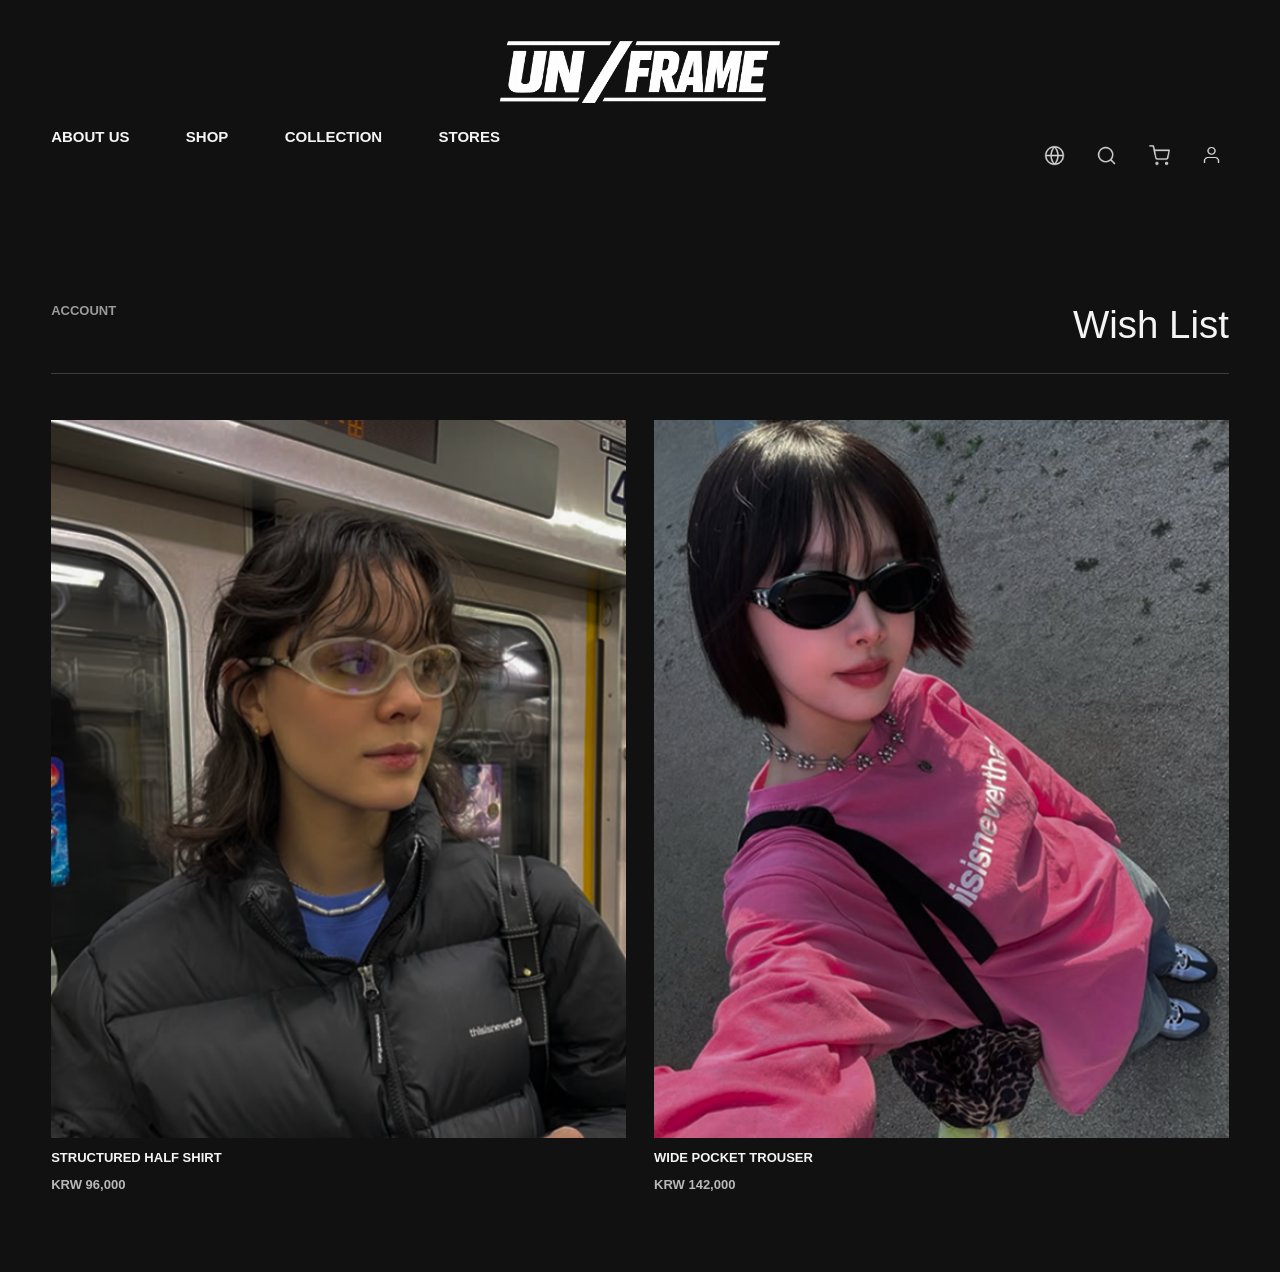
<file: wishlist.html>
<!doctype html>
<html lang="ko">
  <head><meta charset="UTF-8" /><meta name="viewport" content="width=device-width, initial-scale=1.0" /><title>UNFRAME | Wishlist</title><link rel="stylesheet" href="styles.css" /></head>
  <body class="inner-page"><header class="site-header" aria-label="Main navigation">
      <a class="brand" href="index.html" aria-label="UNFRAME home">
        <img src="images/logo.png" alt="UNFRAME" />
      </a>
      <div class="site-header-bottom">
        <nav class="nav nav-left">
          <div class="nav-item">
            <a href="brand-story.html">ABOUT US</a>
            <div class="dropdown">
              <a href="brand-story.html">Brand Story</a>
              <a href="board-list.html">Board</a>
            </div>
          </div>
          <div class="nav-item">
            <a href="product-list.html#all">SHOP</a>
            <div class="dropdown">
              <a href="product-list.html#new">New Arrivals</a>
              <a href="product-list.html#best">Best Sellers</a>
              <a href="product-list.html#outerwear">Outerwear</a>
              <a href="product-list.html#tops">Tops</a>
              <a href="product-list.html#bottoms">Bottoms</a>
              <a href="product-list.html#accessories">Accessories</a>
              <a href="product-list.html#sale">Sale</a>
            </div>
          </div>
          <div class="nav-item"><a href="collection.html">COLLECTION</a><div class="dropdown"><a href="collection.html#25ss">25SS</a><a href="collection.html#25fw">25FW</a><a href="collection.html#collaboration">Collaboration</a><a href="collection.html#archive">Archive</a></div></div>
          <div class="nav-item">
            <a href="store.html">STORES</a>
            <div class="dropdown">
              <a href="store.html#seoul">Seoul</a>
              <a href="store.html#japan">Japan</a>
            </div>
          </div>
        </nav>
        <nav class="nav nav-icons" aria-label="Utility navigation">
          <a href="index.html" aria-label="Language"><img src="images/Globe.png" alt="" /></a>
          <a href="search.html" aria-label="Search"><img src="images/Search.png" alt="" /></a>
          <a href="cart.html" aria-label="Cart"><img src="images/Shopping cart.png" alt="" /></a>
          <a href="login.html" aria-label="Account"><img src="images/User.png" alt="" /></a>
        </nav>
      </div>
    </header><main class="page-shell"><div class="page-title"><p>ACCOUNT</p><h1>Wish List</h1></div><section class="product-grid compact-grid"><a class="shop-card" href="product-detail.html"><img src="images/image 142.png" alt="" /><strong>STRUCTURED HALF SHIRT</strong><span>KRW 96,000</span></a><a class="shop-card" href="product-detail.html"><img src="images/Rectangle 34625187.png" alt="" /><strong>WIDE POCKET TROUSER</strong><span>KRW 142,000</span></a></section></main></body>
</html>
</file>
<file: styles.css>
/* ── 스크롤 리빌 ── */
.reveal {
  opacity: 0;
  transform: translateY(36px);
  transition: opacity 0.72s cubic-bezier(0.23,1,0.32,1), transform 0.72s cubic-bezier(0.23,1,0.32,1);
}
.reveal.visible {
  opacity: 1;
  transform: translateY(0);
}

/* ── 이미지 틸트 ── */
.tilt {
  transform-style: preserve-3d;
  transition: transform 0.1s ease;
  will-change: transform;
}

/* ── 컬렉션 이미지 호버 줌 & 스왑 ── */
.feature-card img,
.mini-grid img {
  transition: transform 0.6s cubic-bezier(0.23,1,0.32,1), filter 0.4s ease, opacity 0.35s ease;
}
.feature-card:hover img {
  filter: brightness(1.08) contrast(1.04);
  transform: scale(1.04);
}
.mini-thumb {
  cursor: pointer;
}
.mini-thumb:hover {
  filter: brightness(1.12);
  transform: scale(1.04);
}
.mini-thumb.active {
  outline: 2px solid #fff;
  outline-offset: -2px;
}
#featureImg.swapping {
  opacity: 0;
  transform: scale(1.03);
}

/* ── 트렌드 카드 호버 ── */
.trend-card img {
  transition: transform 0.6s cubic-bezier(0.23,1,0.32,1);
}
.trend-card:hover img {
  transform: scale(1.05);
}

/* ── 글리치 로고 ── */
.brand img {
  position: relative;
}
.brand:hover img {
  animation: glitch 0.4s steps(2) forwards;
}
@keyframes glitch {
  0%   { clip-path: inset(0 0 90% 0); transform: translateX(-4px); filter: hue-rotate(90deg); }
  20%  { clip-path: inset(40% 0 50% 0); transform: translateX(4px); }
  40%  { clip-path: inset(70% 0 10% 0); transform: translateX(-3px); filter: hue-rotate(0deg); }
  60%  { clip-path: inset(20% 0 70% 0); transform: translateX(3px); }
  80%  { clip-path: inset(60% 0 20% 0); transform: translateX(-2px); }
  100% { clip-path: inset(0); transform: translateX(0); filter: none; }
}

/* ── 뷰 모어 hover ── */
.view-more {
  overflow: hidden;
}
.view-more:hover {
  letter-spacing: 0.12em;
  transition: letter-spacing 0.3s ease;
}

/* ── 네비 호버 인버트 ── */
.nav-item > a {
  transition: color 0.2s ease;
}
.nav-item:hover > a {
  color: #aaa;
}

:root {
  --bg: #111;
  --panel: #151515;
  --text: #f4f4f4;
  --muted: #9b9b9b;
  --line: #3d3d3d;
  --site-max: 1550px;
  --site-pad: clamp(22px, 4vw, 72px);
}

/* ── 헤더 검색창 오버레이 ── */
.search-overlay {
  background: rgba(0, 0, 0, 0.6);
  inset: 0;
  position: fixed;
  z-index: 200;
}
.search-overlay-inner {
  align-items: center;
  background: #111;
  border-bottom: 1px solid var(--line);
  display: flex;
  gap: 20px;
  padding: clamp(24px, 4vw, 48px) var(--site-pad);
  transform: translateY(-100%);
  transition: transform 0.4s cubic-bezier(0.23, 1, 0.32, 1);
}
.search-overlay.is-open .search-overlay-inner {
  transform: translateY(0);
}
.search-overlay-form {
  align-items: center;
  border-bottom: 1px solid var(--line);
  display: flex;
  flex: 1;
  gap: 16px;
  margin: 0 auto;
  max-width: var(--site-max);
}
.search-overlay-form input {
  background: transparent;
  border: 0;
  color: #fff;
  flex: 1;
  font-size: clamp(20px, 3vw, 38px);
  font-weight: 300;
  letter-spacing: 0.04em;
  outline: none;
  padding: 8px 0;
}
.search-overlay-form input::placeholder {
  color: rgba(255, 255, 255, 0.32);
}
.search-overlay-form button {
  background: transparent;
  border: 0;
  color: #c7d66b;
  cursor: pointer;
  font-size: 26px;
  line-height: 1;
  padding: 4px;
}
.search-overlay-close {
  background: transparent;
  border: 0;
  color: rgba(255, 255, 255, 0.7);
  cursor: pointer;
  font-size: 28px;
  line-height: 1;
  padding: 4px;
  transition: color 0.2s ease;
}
.search-overlay-close:hover {
  color: #fff;
}

* {
  box-sizing: border-box;
}

html {
  background: var(--bg);
  color: var(--text);
  font-family: Arial, Helvetica, sans-serif;
  font-size: 18px;
}

body {
  margin: 0;
  background: var(--bg);
}

a {
  color: inherit;
  text-decoration: none;
}

img,
video {
  display: block;
  max-width: 100%;
}

.site-header {
  display: flex;
  flex-direction: column;
  align-items: center;
  left: 0;
  padding: 34px var(--site-pad) 0;
  position: absolute;
  right: 0;
  top: 0;
  z-index: 10;
  gap: 18px;
}

.brand {
  width: clamp(240px, 23vw, 440px);
}

.site-header-bottom {
  display: flex;
  align-items: center;
  max-width: var(--site-max);
  width: 100%;
}

.mobile-menu-toggle {
  align-items: center;
  background: transparent;
  border: 1px solid rgba(255,255,255,0.34);
  color: #fff;
  cursor: pointer;
  display: none;
  font: inherit;
  font-size: 12px;
  font-weight: 800;
  gap: 10px;
  justify-content: center;
  letter-spacing: 0.08em;
  min-height: 42px;
  padding: 0 14px;
  transition: background 0.22s ease, border-color 0.22s ease, color 0.22s ease, transform 0.22s ease, box-shadow 0.22s ease;
}

.mobile-menu-toggle i {
  display: block;
  height: 14px;
  position: relative;
  width: 18px;
}

.mobile-menu-toggle i::before,
.mobile-menu-toggle i::after {
  background: currentColor;
  content: '';
  display: block;
  height: 2px;
  left: 0;
  position: absolute;
  transform-origin: center;
  transition: box-shadow 0.22s ease, transform 0.22s ease, top 0.22s ease, bottom 0.22s ease, width 0.22s ease;
  width: 100%;
}

.mobile-menu-toggle i::before {
  box-shadow: 0 6px 0 currentColor;
  top: 0;
}

.mobile-menu-toggle i::after {
  bottom: 0;
}

.mobile-menu-toggle span {
  align-items: center;
  display: inline-flex;
  transition: letter-spacing 0.22s ease;
}

.mobile-menu-toggle:hover,
.mobile-menu-toggle:focus-visible,
.site-header.is-mobile-menu-open .mobile-menu-toggle {
  background: #c7d66b;
  border-color: #c7d66b;
  box-shadow: 6px 6px 0 rgba(255,255,255,0.16);
  color: #10130f;
  transform: translate(-2px, -2px);
}

.mobile-menu-toggle:hover i::before,
.mobile-menu-toggle:focus-visible i::before {
  box-shadow: 0 6px 0 currentColor;
  transform: translateX(-3px);
  width: 78%;
}

.mobile-menu-toggle:hover i::after,
.mobile-menu-toggle:focus-visible i::after {
  transform: translateX(3px);
  width: 78%;
}

.mobile-menu-toggle:hover span,
.mobile-menu-toggle:focus-visible span {
  letter-spacing: 0.18em;
}

.site-header.is-mobile-menu-open .mobile-menu-toggle i::before {
  box-shadow: none;
  top: 6px;
  transform: rotate(45deg);
  width: 100%;
}

.site-header.is-mobile-menu-open .mobile-menu-toggle i::after {
  bottom: 6px;
  transform: rotate(-45deg);
  width: 100%;
}

.mobile-menu-toggle:active {
  box-shadow: 2px 2px 0 rgba(255,255,255,0.16);
  transform: translate(0, 0);
}

.nav {
  align-items: center;
  display: flex;
  font-size: clamp(15px, 0.98vw, 20px);
  font-weight: 800;
  gap: clamp(24px, 4.4vw, 100px);
  letter-spacing: 0;
  white-space: nowrap;
}

.nav-left {
  flex: 1;
  align-items: stretch;
}

.nav-item {
  margin: -18px -18px 0;
  padding: 18px 18px 34px;
  position: relative;
  z-index: 20;
}

.nav-item:hover {
  z-index: 30;
}

.nav-item > a {
  display: block;
  padding-bottom: 4px;
  position: relative;
  text-shadow: 0 0 0 rgba(255, 255, 255, 0);
  transition: color 0.2s ease, text-shadow 0.2s ease, transform 0.2s ease;
  z-index: 2;
}

.nav-item > a::after {
  background: #fff;
  bottom: 0;
  content: '';
  height: 1.5px;
  left: 0;
  position: absolute;
  transform: scaleX(0);
  transform-origin: left;
  transition: transform 0.25s ease;
  width: 100%;
}

.nav-item:hover > a::after {
  transform: scaleX(1);
}

.nav-item:hover > a {
  color: #fff;
  text-shadow: 0 0 16px rgba(255, 255, 255, 0.38);
  transform: translateY(-2px);
}

.dropdown {
  background: rgba(8, 8, 8, 0.96);
  border: 1px solid rgba(255,255,255,0.14);
  box-shadow: 18px 22px 0 rgba(255, 255, 255, 0.08), 0 26px 70px rgba(0, 0, 0, 0.42);
  left: 18px;
  min-width: 236px;
  opacity: 0;
  padding: 22px 0 20px;
  pointer-events: none;
  position: absolute;
  top: calc(100% - 18px);
  transform: translateY(-10px) skewX(-2deg);
  transition: opacity 0.22s ease 0.12s, transform 0.22s ease 0.12s, visibility 0s linear 0.34s;
  visibility: hidden;
  z-index: 1;
}

.nav-item:hover .dropdown {
  opacity: 1;
  pointer-events: auto;
  transform: translateY(0) skewX(0);
  transition-delay: 0s;
  visibility: visible;
}

.dropdown::before {
  background: transparent;
  content: '';
  height: 54px;
  left: 0;
  position: absolute;
  right: 0;
  top: -54px;
}

.dropdown a {
  color: rgba(255, 255, 255, 0.72);
  display: block;
  font-size: clamp(15px, 0.9vw, 18px);
  font-weight: 800;
  letter-spacing: 0;
  padding: 11px 28px;
  position: relative;
  transition: color 0.18s ease, padding-left 0.18s ease, background 0.18s ease;
  white-space: nowrap;
}

.dropdown a::before {
  background: #fff;
  content: '';
  height: 1px;
  left: 0;
  opacity: 0;
  position: absolute;
  top: 50%;
  transform: translateY(-50%);
  transition: opacity 0.18s ease, width 0.18s ease;
  width: 0;
}

.dropdown a:hover {
  background: rgba(255, 255, 255, 0.055);
  color: #fff;
  padding-left: 46px;
}

.dropdown a:hover::before {
  opacity: 1;
  width: 26px;
}

.nav-icons {
  gap: clamp(18px, 1.45vw, 28px);
  margin-left: auto;
}

.nav-icons a {
  align-items: center;
  display: inline-flex;
  height: 34px;
  justify-content: center;
  opacity: 0.82;
  padding: 6px;
  transition: opacity 0.22s ease, transform 0.22s ease, filter 0.22s ease;
  width: 34px;
}

.nav-icons img {
  display: block;
  height: 21px;
  object-fit: contain;
  width: 21px;
}

.nav-icons a:hover {
  filter: drop-shadow(0 0 9px rgba(255, 255, 255, 0.38));
  opacity: 1;
  transform: translateY(-2px) scale(1.12);
}

.content-empty main,
.empty-main {
  background: #111;
  min-height: calc(100vh - 220px);
}

.content-empty main > section {
  display: none;
}

.hero {
  height: min(1010px, 56.5vw);
  min-height: 560px;
  overflow: hidden;
  position: relative;
}

.hero video {
  height: 100%;
  object-fit: cover;
  width: 100%;
}

.hero-shade {
  background: linear-gradient(180deg, rgba(0, 0, 0, 0.34), rgba(0, 0, 0, 0.2) 58%, rgba(0, 0, 0, 0.66));
  inset: 0;
  position: absolute;
}

.hero-tagline {
  color: #fff;
  font-size: clamp(18px, 2.4vw, 46px);
  font-weight: 700;
  left: 50%;
  letter-spacing: 0.08em;
  position: absolute;
  text-align: center;
  top: 50%;
  transform: translate(-50%, -50%);
  white-space: nowrap;
  z-index: 1;
}

.hero-pages {
  align-items: center;
  bottom: 48px;
  display: flex;
  font-size: 17px;
  font-weight: 700;
  gap: 27px;
  position: absolute;
  right: 8.7vw;
}

.hero-pages span:nth-child(even) {
  background: currentColor;
  border-radius: 999px;
  height: 3px;
  opacity: 0.65;
  width: 3px;
}

.section-pad {
  margin-left: auto;
  margin-right: auto;
  max-width: var(--site-max);
  padding-left: var(--site-pad);
  padding-right: var(--site-pad);
  width: 100%;
}

.collection {
  min-height: 940px;
  padding-bottom: 150px;
  padding-top: 180px;
  position: relative;
}

.side-label {
  color: #c9c9c9;
  font-size: 16px;
  font-weight: 700;
  left: 3.2vw;
  letter-spacing: 1.08em;
  line-height: 1;
  margin: 0;
  position: absolute;
  text-orientation: mixed;
  top: 260px;
  transform: rotate(180deg);
  writing-mode: vertical-rl;
}

.collection-grid {
  display: grid;
  gap: clamp(28px, 3vw, 58px);
  grid-template-columns: minmax(420px, 1.08fr) minmax(520px, 1fr);
}

.feature-card img,
.mini-grid img {
  height: 100%;
  object-fit: cover;
  width: 100%;
}

.feature-card {
  aspect-ratio: 795 / 615;
}

.mini-grid {
  display: grid;
  gap: 18px 51px;
  grid-template-columns: repeat(2, minmax(0, 1fr));
}

.mini-grid img {
  aspect-ratio: 373 / 297;
}

.view-more {
  align-items: center;
  color: #9b9b9b;
  display: flex;
  font-size: 17px;
  gap: 18px;
  position: absolute;
  right: 8.1vw;
  top: 140px;
}

.view-more span {
  color: #d8d8d8;
  font-size: 34px;
  font-weight: 300;
}

.starbucks {
  height: clamp(360px, 30.2vw, 580px);
  overflow: hidden;
  position: relative;
}

.starbucks-bg {
  height: 100%;
  object-fit: cover;
  width: 100%;
}

.starbucks-content {
  inset: 0;
  margin-left: auto;
  margin-right: auto;
  max-width: var(--site-max);
  padding: 65px var(--site-pad) 45px;
  position: absolute;
  width: 100%;
}

.starbucks-logo-wrap {
  display: flex;
  align-items: center;
  gap: clamp(10px, 1.2vw, 22px);
}

.starbucks-x {
  color: #1e6837;
  font-family: 'Abril Fatface', serif;
  font-size: clamp(48px, 6vw, 110px);
  line-height: 1;
}

.starbucks-logo {
  width: clamp(140px, 11vw, 210px);
}

.product-row {
  bottom: 51px;
  display: grid;
  gap: clamp(30px, 3.3vw, 70px);
  grid-template-columns: repeat(3, minmax(180px, 1fr));
  left: clamp(280px, 22vw, 390px);
  position: absolute;
  right: var(--site-pad);
}

.product-card {
  align-items: end;
  background: rgba(0, 0, 0, 0.3);
  display: flex;
  height: clamp(260px, 21.9vw, 420px);
  justify-content: center;
  overflow: hidden;
}

.product-card img {
  height: 100%;
  object-fit: contain;
  width: 100%;
  padding: 16px;
  transition: transform 0.45s cubic-bezier(0.23, 1, 0.32, 1);
}

.product-card:hover img {
  transform: scale(1.08);
}

.trend {
  padding-bottom: 190px;
  padding-top: 140px;
}

.section-title-row {
  align-items: center;
  display: flex;
  justify-content: space-between;
  margin-bottom: 87px;
}

.section-title-row h2 {
  font-size: clamp(28px, 2.2vw, 44px);
  font-weight: 400;
  letter-spacing: 0;
  margin: 0;
}

.arrows {
  display: flex;
  gap: 10px;
}

.arrows button,
.trend-card button {
  align-items: center;
  background: transparent;
  border: 2px solid rgba(255, 255, 255, 0.72);
  border-radius: 50%;
  color: var(--text);
  cursor: pointer;
  display: inline-flex;
  font: inherit;
  height: 41px;
  justify-content: center;
  padding: 0;
  width: 41px;
}

.trend-slider-wrap {
  overflow: hidden;
}

.trend-grid {
  display: flex;
  gap: clamp(28px, 3vw, 52px);
  transition: transform 0.5s cubic-bezier(0.25, 0.46, 0.45, 0.94);
  will-change: transform;
}

.trend-card {
  aspect-ratio: 526 / 726;
  flex: 0 0 calc((100% - clamp(28px, 3vw, 52px) * 2) / 3);
  overflow: hidden;
  position: relative;
}

.trend-card::after {
  background: linear-gradient(180deg, transparent 58%, rgba(0, 0, 0, 0.58));
  content: "";
  inset: 0;
  pointer-events: none;
  position: absolute;
}

.trend-card img {
  height: 100%;
  object-fit: cover;
  width: 100%;
}

.trend-card p {
  bottom: 30px;
  color: #f2f2f2;
  font-size: clamp(12px, 0.72vw, 14px);
  font-weight: 700;
  left: 32px;
  line-height: 1.5;
  margin: 0;
  position: absolute;
  z-index: 1;
}

.trend-card button {
  bottom: 22px;
  font-size: 25px;
  height: 49px;
  position: absolute;
  right: 24px;
  width: 49px;
  z-index: 1;
}

.footer {
  border-top: 1px solid var(--line);
  display: grid;
  gap: 40px 70px;
  grid-template-columns: minmax(240px, 0.72fr) minmax(560px, 1.55fr);
  margin-left: auto;
  margin-right: auto;
  max-width: var(--site-max);
  min-height: 410px;
  padding: 63px var(--site-pad) 48px;
  position: relative;
  width: 100%;
}

.footer-brand img {
  width: clamp(230px, 19vw, 364px);
}

.footer h3,
.footer dt,
.footer dd,
.footer a,
.footer address,
.copyright {
  font-size: clamp(10px, 0.6vw, 12px);
  font-style: normal;
  font-weight: 700;
  line-height: 1.65;
  margin: 0;
}

.footer h3 {
  margin-bottom: 22px;
}

.footer address {
  grid-column: 2;
  max-width: 760px;
  white-space: normal;
  word-break: keep-all;
}

.footer-info {
  display: grid;
  gap: 44px 70px;
  grid-template-columns: 1.25fr 0.7fr 0.75fr 1fr;
}

.footer dl {
  column-gap: 27px;
  display: grid;
  grid-template-columns: auto 1fr;
  margin: 0;
  row-gap: 7px;
}

.footer-links {
  align-content: start;
  display: grid;
  gap: 20px 70px;
  grid-template-columns: repeat(2, max-content);
  padding-top: 61px;
}

.socials {
  display: flex;
  gap: 16px;
}

.socials span {
  align-items: center;
  background: #f1f1f1;
  border-radius: 50%;
  color: #111;
  display: inline-flex;
  font-size: 11px;
  font-weight: 800;
  height: 31px;
  justify-content: center;
  width: 31px;
}

.socials span:last-child {
  border-radius: 16px;
  width: 42px;
}

.copyright {
  grid-column: 2;
  position: static;
}

.home-main {
  background: #111;
  min-height: 100vh;
}

.home-page .site-header {
  right: 28.5%;
}

.visual-slot {
  background:
    linear-gradient(135deg, rgba(199,214,107,0.12), rgba(255,255,255,0.025)),
    #171916;
  border: 1px solid rgba(238,242,213,0.08);
  min-height: 120px;
  overflow: hidden;
  position: relative;
}

.visual-slot::after {
  color: rgba(255,255,255,0.22);
  content: "UNFRAME";
  font-size: clamp(12px, 1.1vw, 18px);
  font-weight: 800;
  left: 24px;
  letter-spacing: 0.04em;
  position: absolute;
  top: 22px;
}

.visual-slot img {
  height: 100%;
  object-fit: cover;
  width: 100%;
}

.home-hero {
  display: grid;
  grid-template-columns: minmax(0, 71.5fr) minmax(300px, 28.5fr);
  height: 100vh;
  min-height: 760px;
  overflow: hidden;
  position: relative;
}

.hero-campaign {
  background:
    linear-gradient(90deg, rgba(0,0,0,0.46), rgba(0,0,0,0.06) 48%, rgba(0,0,0,0.18)),
    linear-gradient(0deg, rgba(0,0,0,0.44), transparent 42%),
    url("images/hero.png") center center / contain no-repeat;
  background-color: #181a18;
  border: 0;
  min-height: 100%;
  position: relative;
}

.hero-campaign::after {
  content: "";
}

.hero-copy {
  bottom: clamp(58px, 7vw, 104px);
  display: grid;
  gap: 14px;
  left: clamp(28px, 3.2vw, 64px);
  max-width: min(620px, calc(100% - 56px));
  padding: 18px 0;
  position: absolute;
  z-index: 2;
}

.hero-copy p,
.promo-copy p,
.home-board p {
  color: rgba(255,255,255,0.64);
  font-size: clamp(12px, 0.82vw, 16px);
  font-weight: 800;
  letter-spacing: 0.08em;
  margin: 0;
}

.hero-copy h1 {
  color: #eef2d5;
  font-family: Impact, Haettenschweiler, 'Arial Narrow Bold', Arial, sans-serif;
  font-size: clamp(72px, 7.4vw, 148px);
  font-stretch: condensed;
  font-weight: 900;
  letter-spacing: 0;
  line-height: 0.82;
  margin: 0;
  text-shadow: 0 12px 34px rgba(0,0,0,0.58);
  text-transform: uppercase;
}

.hero-copy strong {
  color: rgba(238,242,213,0.78);
  font-size: clamp(15px, 1.15vw, 22px);
  font-weight: 800;
  letter-spacing: 0.18em;
  text-shadow: 0 10px 24px rgba(0,0,0,0.56);
}

.hero-shop-panel {
  background: #10130f;
  border-left: 6px solid #c7d66b;
  display: grid;
  grid-template-rows: 1fr 112px;
  min-height: 100%;
  overflow: hidden;
}

.hero-rail-window {
  min-height: 0;
  overflow: hidden;
}

.hero-product-stack {
  animation: verticalRail 18s linear infinite;
  display: flex;
  flex-direction: column;
  gap: 0;
  height: 200%;
  min-height: 0;
  will-change: transform;
}

.hero-rail-window:hover .hero-product-stack {
  animation-play-state: paused;
}

.hero-product-slot {
  align-items: center;
  background: #10130f;
  border: 0;
  display: flex;
  flex: 0 0 calc(100% / 6);
  justify-content: center;
  min-height: 0;
  padding: clamp(14px, 2vw, 34px) clamp(26px, 4vw, 76px);
}

@keyframes verticalRail {
  from {
    transform: translateY(0);
  }

  to {
    transform: translateY(-50%);
  }
}

.hero-product-slot::after {
  content: "";
}

.hero-product-slot img {
  filter: drop-shadow(0 22px 38px rgba(0,0,0,0.35));
  height: 100%;
  max-height: 100%;
  object-fit: contain;
  width: 100%;
}

.hero-shop-now {
  align-items: center;
  background: #c7d66b;
  color: #10130f;
  display: flex;
  font-size: clamp(30px, 2.55vw, 48px);
  font-weight: 900;
  gap: clamp(14px, 1.4vw, 26px);
  justify-content: center;
  line-height: 1;
  min-width: 0;
  overflow: hidden;
  padding: 0 18px;
  white-space: nowrap;
}

.home-intro {
  align-items: end;
  border-bottom: 1px solid var(--line);
  display: flex;
  justify-content: space-between;
  padding-bottom: 74px;
  padding-top: 86px;
}

.home-intro p {
  color: rgba(255,255,255,0.58);
  font-size: 13px;
  font-weight: 800;
  margin: 0 0 14px;
}

.home-intro h2 {
  font-size: clamp(28px, 2.82vw, 54px);
  font-weight: 400;
  line-height: 1.02;
  margin: 0 0 24px;
  max-width: 1120px;
}

.home-intro h2 span {
  display: block;
  white-space: nowrap;
}

.home-intro div > span {
  color: rgba(255,255,255,0.68);
  display: block;
  font-size: clamp(13px, 0.9vw, 16px);
  font-weight: 800;
  line-height: 1.7;
}

.home-intro a,
.button-stack a,
.total-box a,
.board-actions a,
.form-panel button {
  border: 1px solid rgba(255,255,255,0.55);
  color: #fff;
  display: inline-flex;
  font-size: 12px;
  font-weight: 800;
  justify-content: center;
  min-width: 138px;
  padding: 15px 20px;
}

.home-collection {
  padding-bottom: 120px;
  padding-top: 130px;
  position: relative;
}

.home-collection .section-title-row,
.home-lookbook .section-title-row {
  margin-bottom: 48px;
}

.collection-product-grid {
  display: grid;
  gap: clamp(34px, 6vw, 130px);
  grid-template-columns: repeat(3, minmax(0, 1fr));
}

.collection-product-card {
  display: grid;
  justify-items: center;
}

.collection-product-card {
  gap: 8px;
  min-width: 0;
}

.collection-product-image {
  align-items: center;
  display: flex;
  height: clamp(320px, 31vw, 560px);
  justify-content: center;
  margin-bottom: 38px;
  width: 100%;
}

.collection-product-image img {
  filter: drop-shadow(0 34px 46px rgba(0,0,0,0.45));
  max-height: 100%;
  max-width: 100%;
  object-fit: contain;
  transition: transform 0.45s cubic-bezier(0.23, 1, 0.32, 1), filter 0.45s ease;
  will-change: transform;
}

.collection-product-card:hover .collection-product-image img {
  filter: drop-shadow(0 42px 54px rgba(0,0,0,0.58));
  transform: scale(1.08);
}

.collection-product-card strong,
.collection-product-card span,
.promo-copy a,
.home-board a {
  font-size: 13px;
  font-weight: 800;
}

.collection-product-card strong {
  color: #fff;
  text-align: center;
}

.collection-product-card span {
  color: rgba(238,242,213,0.74);
  font-family: "Courier New", monospace;
}

.home-promo {
  min-height: clamp(420px, 35vw, 650px);
  position: relative;
}

.promo-visual {
  border-left: 0;
  border-right: 0;
  min-height: clamp(420px, 35vw, 650px);
}

.promo-copy {
  display: grid;
  gap: 18px;
  left: var(--site-pad);
  position: absolute;
  top: clamp(64px, 8vw, 140px);
  width: min(520px, calc(100% - var(--site-pad) * 2));
}

.promo-copy h2 {
  font-size: clamp(36px, 5vw, 92px);
  font-weight: 400;
  line-height: 1;
  margin: 0;
}

.promo-copy a {
  border-bottom: 1px solid rgba(255,255,255,0.54);
  justify-self: start;
  padding-bottom: 8px;
}

.home-category {
  padding-bottom: 130px;
  padding-top: 130px;
}

.home-category .section-title-row {
  margin-bottom: 42px;
}

.category-collage {
  display: grid;
  gap: clamp(16px, 1.6vw, 28px);
  grid-template-columns: 1.25fr 0.85fr 0.85fr;
  grid-template-rows: minmax(280px, 18vw) minmax(280px, 18vw);
}

.category-tile {
  background: #171916;
  display: block;
  min-height: 0;
  overflow: hidden;
  position: relative;
}

.category-tile-large {
  grid-column: 1 / 2;
  grid-row: 1 / 3;
}

.category-tile-tall {
  grid-column: 2 / 3;
  grid-row: 1 / 3;
}

.category-tile:nth-child(3) {
  grid-column: 3 / 4;
  grid-row: 1 / 2;
}

.category-tile:nth-child(4) {
  grid-column: 3 / 4;
  grid-row: 2 / 3;
}

.category-image {
  background:
    linear-gradient(135deg, rgba(199,214,107,0.14), rgba(255,255,255,0.03)),
    #20231d;
  height: 100%;
  transition: transform 0.6s cubic-bezier(0.23, 1, 0.32, 1), filter 0.35s ease;
  width: 100%;
}

.category-image:empty::after {
  color: rgba(255,255,255,0.18);
  content: "IMAGE";
  font-size: 13px;
  font-weight: 800;
  left: 22px;
  position: absolute;
  top: 20px;
}

.category-image img {
  height: 100%;
  object-fit: cover;
  width: 100%;
}

.category-tile-large .category-image img {
  object-position: center center;
}

.category-tile-tall .category-image img,
.category-tile:nth-child(3) .category-image img,
.category-tile:nth-child(4) .category-image img {
  object-position: center top;
}

.category-tile::before {
  background: linear-gradient(180deg, transparent 35%, rgba(0,0,0,0.76));
  content: "";
  inset: 0;
  opacity: 0;
  position: absolute;
  transition: opacity 0.3s ease;
  z-index: 1;
}

.category-tile span,
.category-tile strong {
  left: 26px;
  opacity: 0;
  position: absolute;
  transform: translateY(14px);
  transition: opacity 0.28s ease, transform 0.28s ease;
  z-index: 2;
}

.category-tile span {
  bottom: 78px;
  color: rgba(238,242,213,0.68);
  font-size: 13px;
  font-weight: 800;
}

.category-tile strong {
  bottom: 28px;
  color: #eef2d5;
  font-size: clamp(18px, 2.35vw, 44px);
  font-weight: 800;
  max-width: calc(100% - 52px);
  overflow-wrap: normal;
  line-height: 0.9;
  white-space: nowrap;
}

.category-tile:hover .category-image {
  filter: brightness(1.1);
  transform: scale(1.06);
}

.category-tile:hover::before,
.category-tile:hover span,
.category-tile:hover strong {
  opacity: 1;
  transform: translateY(0);
}

.home-lookbook {
  padding-bottom: 0;
  padding-top: 120px;
}

.brand-story-page {
  background:
    linear-gradient(90deg, rgba(199,214,107,0.08) 0 1px, transparent 1px 100%),
    linear-gradient(180deg, rgba(255,255,255,0.035), transparent 24%),
    #070807;
  background-size: 112px 100%, 100% 100%, auto;
  color: #fff;
  min-height: 100vh;
}

.brand-story-shell {
  margin: 0 auto;
  max-width: 1680px;
  padding: clamp(58px, 6.2vw, 118px) var(--site-pad) clamp(46px, 5vw, 80px);
}

.brand-story-hero {
  align-items: end;
  display: flex;
  gap: clamp(28px, 5vw, 90px);
  justify-content: space-between;
  margin-bottom: clamp(62px, 7vw, 120px);
  text-align: left;
}

.brand-story-hero > span {
  border-left: 4px solid #c7d66b;
  color: rgba(238,242,213,0.72);
  font-family: "Courier New", monospace;
  font-size: 12px;
  font-weight: 800;
  letter-spacing: 0.08em;
  margin: 0;
  padding-left: 14px;
  white-space: nowrap;
}

.brand-story-hero h1 {
  color: #eef2d5;
  font-size: clamp(64px, 12vw, 220px);
  font-weight: 800;
  letter-spacing: 0;
  line-height: 0.78;
  margin: 0;
  order: -1;
}

.brand-story-hero p,
.brand-story-copy p {
  color: rgba(238,242,213,0.68);
  font-family: "Courier New", monospace;
  font-size: clamp(10px, 0.72vw, 13px);
  font-weight: 700;
  line-height: 1.35;
  margin: 0;
}

.brand-story-panel {
  align-items: start;
  display: grid;
  gap: clamp(18px, 2.2vw, 34px);
  grid-template-columns: 1.08fr 0.92fr;
}

.brand-story-image,
.brand-story-copy {
  min-height: clamp(430px, 38vw, 650px);
}

.brand-story-image {
  background: #111;
  border: 1px solid rgba(255,255,255,0.12);
  height: clamp(560px, 61vw, 1030px);
  overflow: hidden;
  position: relative;
}

.brand-story-image img {
  display: block;
  filter: grayscale(0.82) contrast(1.05) brightness(0.82);
  height: 100%;
  object-fit: cover;
  object-position: center;
  width: 100%;
}

.brand-story-placeholder {
  align-items: center;
  background:
    linear-gradient(135deg, rgba(199,214,107,0.1), transparent 38%),
    linear-gradient(90deg, rgba(255,255,255,0.06) 1px, transparent 1px),
    linear-gradient(180deg, rgba(255,255,255,0.06) 1px, transparent 1px),
    #11120f;
  background-size: auto, 42px 42px, 42px 42px, auto;
  display: flex;
  justify-content: center;
}

.brand-story-placeholder span {
  border: 1px solid rgba(255,255,255,0.22);
  color: rgba(238,242,213,0.45);
  font-family: "Courier New", monospace;
  font-size: 12px;
  font-weight: 800;
  padding: 12px 16px;
}

.brand-story-copy {
  align-items: stretch;
  background:
    linear-gradient(135deg, rgba(199,214,107,0.13), transparent 34%),
    #11120f;
  border: 1px solid rgba(255,255,255,0.12);
  display: flex;
  flex-direction: column;
  justify-content: space-between;
  padding: clamp(34px, 5vw, 78px);
  position: relative;
  text-align: left;
}

.brand-story-mark {
  color: #c7d66b;
  display: block;
  font-family: "Courier New", monospace;
  font-size: 12px;
  font-weight: 800;
  line-height: 1;
  margin-bottom: clamp(54px, 8vw, 118px);
}

.brand-story-copy h2 {
  color: #f4f4f4;
  font-size: clamp(46px, 5.1vw, 96px);
  font-weight: 800;
  letter-spacing: 0;
  line-height: 0.88;
  margin: 0 0 30px;
}

.brand-story-accordion {
  border-bottom: 1px solid rgba(255,255,255,0.18);
  border-top: 1px solid rgba(255,255,255,0.18);
  display: grid;
  gap: 0;
  margin: clamp(28px, 4vw, 54px) 0 0;
}

.brand-story-accordion details {
  border-top: 1px solid rgba(255,255,255,0.12);
}

.brand-story-accordion details:first-child {
  border-top: 0;
}

.brand-story-accordion summary {
  align-items: center;
  color: rgba(255,255,255,0.82);
  cursor: pointer;
  display: flex;
  font-size: 13px;
  font-weight: 800;
  gap: 16px;
  justify-content: space-between;
  list-style: none;
  padding: 15px 0;
  transition: color 0.2s ease;
}

.brand-story-accordion summary::-webkit-details-marker {
  display: none;
}

.brand-story-accordion summary::after {
  color: #c7d66b;
  content: "+";
  font-size: 18px;
  line-height: 1;
}

.brand-story-accordion details[open] summary {
  color: #fff;
}

.brand-story-accordion details[open] summary::after {
  content: "-";
}

.brand-story-accordion summary span {
  color: #c7d66b;
  font-family: "Courier New", monospace;
  font-size: 12px;
  margin-right: auto;
  min-width: 28px;
}

.brand-story-accordion details > p {
  color: rgba(238,242,213,0.66);
  font-family: "Courier New", monospace;
  font-size: 12px;
  font-weight: 700;
  line-height: 1.45;
  max-width: 460px;
  padding: 0 42px 18px 44px;
}

.brand-story-copy a {
  border-bottom: 1px solid rgba(255,255,255,0.42);
  color: #fff;
  font-size: 12px;
  font-weight: 800;
  margin-top: clamp(34px, 4vw, 64px);
  align-self: flex-start;
  padding-bottom: 7px;
}

.brand-story-copy a span {
  display: inline-block;
  margin-left: 4px;
}

.home-lookbook .section-title-row {
  margin-left: auto;
  margin-right: auto;
  max-width: var(--site-max);
  padding-left: var(--site-pad);
  padding-right: var(--site-pad);
}

.lookbook-viewport {
  cursor: grab;
  overflow-x: auto;
  overflow-y: hidden;
  scroll-behavior: smooth;
  scrollbar-width: none;
  -ms-overflow-style: none;
  touch-action: pan-y;
  width: 100%;
}

.lookbook-viewport::-webkit-scrollbar {
  display: none;
}

.lookbook-viewport.is-dragging,
.lookbook-viewport.is-wrapping {
  cursor: grabbing;
  scroll-behavior: auto;
}

.lookbook-row {
  display: flex;
  gap: 0;
  user-select: none;
}

.lookbook-card {
  border-right: 1px solid rgba(255,255,255,0.12);
  display: block;
  flex: 0 0 calc(100vw / 3);
  min-height: clamp(520px, 43vw, 760px);
  min-width: 0;
  overflow: hidden;
  position: relative;
}

.lookbook-image {
  background:
    linear-gradient(180deg, rgba(255,255,255,0.12), rgba(0,0,0,0.08)),
    linear-gradient(135deg, #6aa5b5 0%, #a4b783 48%, #68614f 100%);
  height: 100%;
  overflow: hidden;
  position: relative;
  transition: transform 0.7s cubic-bezier(0.23,1,0.32,1), filter 0.35s ease;
  width: 100%;
}

.lookbook-image img {
  -webkit-user-drag: none;
  height: 100%;
  object-fit: cover;
  pointer-events: none;
  user-select: none;
  width: 100%;
}

.lookbook-card:nth-child(2) .lookbook-image {
  background:
    linear-gradient(180deg, rgba(255,255,255,0.14), rgba(0,0,0,0.1)),
    linear-gradient(135deg, #78a9ba 0%, #c6d0c3 48%, #697853 100%);
}

.lookbook-card:nth-child(3) .lookbook-image {
  background:
    linear-gradient(180deg, rgba(255,255,255,0.12), rgba(0,0,0,0.12)),
    linear-gradient(135deg, #5b98ad 0%, #d7d9cd 48%, #726449 100%);
}

.lookbook-card:nth-child(4) .lookbook-image {
  background:
    linear-gradient(180deg, rgba(255,255,255,0.12), rgba(0,0,0,0.1)),
    linear-gradient(135deg, #7caf92 0%, #bcc5a4 48%, #4d5644 100%);
}

.lookbook-card:nth-child(5) .lookbook-image {
  background:
    linear-gradient(180deg, rgba(255,255,255,0.12), rgba(0,0,0,0.13)),
    linear-gradient(135deg, #5d879c 0%, #b4c9d2 48%, #7f725f 100%);
}

.lookbook-image:empty::after {
  color: rgba(255,255,255,0.34);
  content: "LOOKBOOK IMAGE";
  font-size: clamp(13px, 1vw, 18px);
  font-weight: 800;
  left: 28px;
  position: absolute;
  top: 28px;
}

.lookbook-card::before {
  background: linear-gradient(180deg, transparent 46%, rgba(0,0,0,0.7));
  content: "";
  inset: 0;
  opacity: 0;
  position: absolute;
  transition: opacity 0.3s ease;
  z-index: 1;
}

.lookbook-card:hover .lookbook-image {
  filter: saturate(1.08);
  transform: scale(1.04);
}

.lookbook-card span,
.lookbook-card strong {
  font-weight: 800;
  left: 32px;
  opacity: 0;
  position: absolute;
  transform: translateY(18px);
  transition: opacity 0.28s ease, transform 0.28s ease;
  z-index: 2;
}

.lookbook-card span {
  bottom: 84px;
  color: rgba(238,242,213,0.62);
  font-size: 13px;
}

.lookbook-card strong {
  bottom: 34px;
  color: #fff;
  font-size: clamp(24px, 2.4vw, 44px);
  line-height: 0.95;
}

.lookbook-card:hover::before,
.lookbook-card:hover span,
.lookbook-card:hover strong {
  opacity: 1;
  transform: translateY(0);
}

.home-board {
  border-top: 1px solid var(--line);
  display: grid;
  gap: 0;
  grid-template-columns: repeat(2, minmax(0, 1fr));
  padding-bottom: 110px;
}

.home-board div {
  border-bottom: 1px solid var(--line);
  display: grid;
  gap: 14px;
  padding: 34px 0;
}

.inner-page .site-header {
  position: relative;
}

.inner-page .footer,
.compact-footer {
  margin-top: 90px;
}

.compact-footer {
  align-items: end;
  grid-template-columns: 1fr 1fr;
  min-height: 220px;
}

.page-shell,
.auth-shell {
  margin: 0 auto;
  max-width: var(--site-max);
  padding: 120px var(--site-pad) 80px;
  width: 100%;
}

.page-title {
  border-bottom: 1px solid var(--line);
  display: flex;
  justify-content: space-between;
  margin-bottom: 46px;
  padding-bottom: 26px;
}

.page-title p,
.detail-info p {
  color: var(--muted);
  font-size: 13px;
  font-weight: 800;
  margin: 0;
}

.page-title h1,
.auth-shell h1,
.detail-info h1 {
  font-size: clamp(30px, 3vw, 58px);
  font-weight: 400;
  margin: 0;
}

.filter-row {
  display: flex;
  flex-wrap: wrap;
  gap: 10px 28px;
  margin-bottom: 36px;
}

.filter-row span {
  color: rgba(255,255,255,0.7);
  font-size: 13px;
  font-weight: 800;
}

.product-grid {
  display: grid;
  gap: 42px 28px;
  grid-template-columns: repeat(4, minmax(0, 1fr));
}

.compact-grid {
  grid-template-columns: repeat(2, minmax(0, 1fr));
}

.shop-card {
  display: grid;
  gap: 12px;
}

.shop-card img {
  aspect-ratio: 4 / 5;
  background: #191919;
  object-fit: cover;
  width: 100%;
}

.shop-card strong,
.shop-card span,
.table-list,
.total-box,
.board-list,
.article-body,
.form-panel,
.detail-info {
  font-size: 13px;
  font-weight: 800;
}

.shop-card span,
.table-row span,
.article-body p,
.detail-info dd {
  color: rgba(255,255,255,0.7);
}

.product-list-page {
  background:
    radial-gradient(circle at center top, rgba(255,255,255,0.04), transparent 30%),
    repeating-radial-gradient(circle at center, rgba(255,255,255,0.022) 0 1px, transparent 1px 4px),
    #030303;
}

.product-list-page .site-header {
  position: relative;
}

.shop-list-shell {
  margin: 0 auto;
  max-width: 1800px;
  padding: clamp(54px, 6vw, 105px) var(--site-pad) clamp(72px, 8vw, 130px);
}

.shop-list-head {
  align-items: end;
  border-bottom: 1px solid rgba(255,255,255,0.18);
  display: flex;
  justify-content: space-between;
  margin-bottom: 24px;
  padding-bottom: 28px;
}

.shop-list-head p {
  color: rgba(238,242,213,0.62);
  font-size: 13px;
  font-weight: 800;
  margin: 0;
}

.shop-list-head h1 {
  color: #fff;
  font-size: clamp(38px, 5vw, 92px);
  font-weight: 400;
  line-height: 0.9;
  margin: 0;
}

.shop-category-filter {
  border-bottom: 1px solid rgba(255,255,255,0.14);
  display: flex;
  flex-wrap: wrap;
  gap: 10px 24px;
  margin-bottom: clamp(44px, 5vw, 82px);
  padding-bottom: 24px;
}

.shop-category-filter button {
  background: transparent;
  border: 0;
  color: rgba(255,255,255,0.45);
  cursor: pointer;
  font: inherit;
  font-size: 13px;
  font-weight: 800;
  padding: 0;
  text-align: left;
}

.shop-category-filter button.is-active,
.shop-category-filter button:hover {
  color: #c7d66b;
}

.shop-list-grid {
  align-items: end;
  display: grid;
  gap: clamp(44px, 9vw, 160px);
  grid-template-columns: repeat(3, minmax(0, 1fr));
}

.shop-list-card {
  display: grid;
  gap: 10px;
  justify-items: center;
  min-width: 0;
  text-align: center;
}

.shop-list-card[hidden] {
  display: none;
}

.shop-list-image {
  align-items: center;
  display: flex;
  height: clamp(430px, 32vw, 620px);
  justify-content: center;
  margin-bottom: clamp(24px, 3vw, 54px);
  width: 100%;
}

.shop-list-image img {
  filter: drop-shadow(0 34px 42px rgba(0,0,0,0.55));
  max-height: 100%;
  max-width: 100%;
  object-fit: contain;
  transition: transform 0.45s cubic-bezier(0.23, 1, 0.32, 1), filter 0.45s ease;
}

.shop-list-card:hover .shop-list-image img {
  filter: drop-shadow(0 42px 52px rgba(0,0,0,0.72));
  transform: scale(1.06);
}

.shop-list-card strong {
  color: #fff;
  font-family: "Courier New", monospace;
  font-size: 13px;
  font-weight: 800;
  line-height: 1;
}

.shop-list-card span {
  color: rgba(238,242,213,0.78);
  font-family: "Courier New", monospace;
  font-size: 13px;
  font-weight: 800;
  line-height: 1;
}

.shop-sale-price {
  display: none;
}

.shop-sale-price em,
.shop-sale-price b,
.shop-sale-price i {
  font-style: normal;
}

.is-sale-view .shop-list-card[data-category~="sale"] .shop-price {
  display: none;
}

.is-sale-view .shop-list-card[data-category~="sale"] .shop-sale-price {
  align-items: center;
  display: flex;
  flex-wrap: wrap;
  gap: 7px 10px;
  justify-content: center;
}

.shop-sale-price em {
  color: rgba(255,255,255,0.42);
  text-decoration: line-through;
}

.shop-sale-price b {
  color: #fff;
}

.shop-sale-price i {
  background: #c7d66b;
  color: #080808;
  font-size: 11px;
  padding: 4px 6px;
}

.detail-layout {
  align-items: start;
  display: grid;
  gap: 60px;
  grid-template-columns: minmax(0, 1.25fr) minmax(340px, 0.75fr);
}

.detail-gallery {
  display: grid;
  gap: 20px;
  grid-template-columns: repeat(2, minmax(0, 1fr));
}

.detail-shot {
  align-items: center;
  aspect-ratio: 4 / 5;
  background: #191919;
  display: flex;
  justify-content: center;
  overflow: hidden;
  padding: clamp(22px, 3vw, 48px);
}

.detail-shot img {
  display: block;
  filter: drop-shadow(0 24px 44px rgba(0,0,0,0.28));
  height: 100%;
  max-height: 100%;
  max-width: 100%;
  object-fit: contain;
  width: 100%;
}

.detail-shot-primary {
  background:
    linear-gradient(135deg, rgba(199,214,107,0.12), transparent 38%),
    #181a16;
}

.detail-shot-model {
  padding: 0;
}

.detail-shot-model img {
  filter: none;
  object-fit: cover;
}

.detail-gallery .detail-wide {
  aspect-ratio: 16 / 10;
  grid-column: 1 / -1;
}

.detail-info {
  position: sticky;
  top: 40px;
}

.detail-info strong {
  display: block;
  margin: 24px 0 34px;
}

.detail-info dl {
  border-bottom: 1px solid var(--line);
  border-top: 1px solid var(--line);
  display: grid;
  gap: 16px 24px;
  grid-template-columns: 90px 1fr;
  margin: 0 0 34px;
  padding: 24px 0;
}

.detail-info dt,
.detail-info dd {
  margin: 0;
}

.size-picker {
  display: flex;
  flex-wrap: wrap;
  gap: 8px;
}

.size-picker button {
  align-items: center;
  background: transparent;
  border: 1px solid rgba(255,255,255,0.28);
  color: rgba(255,255,255,0.72);
  cursor: pointer;
  display: inline-flex;
  font: inherit;
  font-size: 12px;
  font-weight: 800;
  height: 36px;
  justify-content: center;
  min-width: 42px;
  padding: 0 12px;
  transition: background 0.2s ease, border-color 0.2s ease, color 0.2s ease;
}

.size-picker button:hover,
.size-picker button.is-selected {
  background: #c7d66b;
  border-color: #c7d66b;
  color: #10130f;
}

.button-stack {
  display: grid;
  gap: 10px;
}

.auth-page .site-header {
  padding-bottom: 0;
}

.auth-shell {
  max-width: 560px;
  padding-top: 100px;
}

.wide-auth {
  max-width: 720px;
}

.auth-shell h1 {
  margin-bottom: 32px;
  text-align: center;
}

.form-panel {
  display: grid;
  gap: 18px;
}

.form-panel label {
  color: rgba(255,255,255,0.74);
  display: grid;
  gap: 8px;
}

.form-panel input,
.form-panel textarea {
  background: transparent;
  border: 1px solid var(--line);
  color: #fff;
  font: inherit;
  padding: 15px 16px;
  width: 100%;
}

.form-panel button {
  background: #f1f1f1;
  color: #111;
  cursor: pointer;
}

.text-links,
.board-actions {
  display: flex;
  gap: 16px;
  justify-content: center;
}

.text-links a {
  color: rgba(255,255,255,0.68);
  font-size: 12px;
  font-weight: 800;
}

.table-list {
  border-top: 1px solid var(--line);
}

.table-head,
.table-row {
  border-bottom: 1px solid var(--line);
  display: grid;
  gap: 18px;
  grid-template-columns: 1fr 120px 180px;
  padding: 24px 0;
}

.cart-table .table-head,
.cart-table .table-row {
  align-items: center;
  grid-template-columns: 1fr 120px 180px 120px;
}

.cart-remove {
  background: transparent;
  border: 1px solid rgba(255,255,255,0.45);
  color: #fff;
  cursor: pointer;
  font: inherit;
  font-size: 12px;
  font-weight: 800;
  padding: 12px 14px;
}

.cart-remove:hover {
  border-color: #c7d66b;
  color: #c7d66b;
}

.cart-empty {
  border-bottom: 1px solid var(--line);
  color: rgba(255,255,255,0.58);
  font-size: 13px;
  font-weight: 800;
  margin: 0;
  padding: 34px 0;
}

.total-box a.is-disabled {
  opacity: 0.4;
  pointer-events: none;
}

.total-box {
  align-items: center;
  display: flex;
  gap: 26px;
  justify-content: flex-end;
  padding-top: 34px;
}

.board-list {
  border-top: 1px solid var(--line);
}

.board-list a {
  align-items: center;
  border-bottom: 1px solid var(--line);
  display: grid;
  gap: 20px;
  grid-template-columns: 60px 1fr 140px;
  padding: 25px 0;
}

.board-list em {
  color: rgba(255,255,255,0.58);
  font-style: normal;
  text-align: right;
}

.board-actions {
  justify-content: flex-end;
  margin-top: 34px;
}

.article-body {
  display: grid;
  gap: 30px;
  line-height: 1.8;
  margin: 0 auto;
  max-width: 960px;
}

.article-body img {
  max-height: 620px;
  object-fit: cover;
  width: 100%;
}

.board-form {
  margin: 0 auto;
  max-width: 860px;
}

.board-view-page {
  background: #0f0f0f;
}

.board-page {
  background: #0f0f0f;
}

.board-shell {
  margin: 0 auto;
  max-width: var(--site-max);
  padding: clamp(74px, 8vw, 130px) var(--site-pad) clamp(72px, 8vw, 120px);
}

.board-head {
  align-items: end;
  border-bottom: 1px solid var(--line);
  display: flex;
  justify-content: space-between;
  padding-bottom: 32px;
}

.board-head p {
  color: rgba(238,242,213,0.62);
  font-size: 13px;
  font-weight: 800;
  margin: 0;
}

.board-head h1 {
  font-size: clamp(42px, 5.2vw, 96px);
  font-weight: 400;
  line-height: 0.92;
  margin: 0;
}

.board-tabs {
  border-bottom: 1px solid var(--line);
  display: flex;
  flex-wrap: wrap;
  gap: 8px 34px;
  padding: 24px 0;
}

.board-tabs a,
.board-tabs button,
.board-table,
.board-search,
.board-pagination,
.board-write-form {
  font-size: 13px;
  font-weight: 800;
}

.board-tabs a,
.board-tabs button {
  background: transparent;
  border: 0;
  color: rgba(255,255,255,0.48);
  cursor: pointer;
  font: inherit;
  padding: 0;
}

.board-tabs a.is-active,
.board-tabs a:hover,
.board-tabs button.is-active,
.board-tabs button:hover {
  color: #fff;
}

.board-table {
  border-bottom: 1px solid var(--line);
}

.board-table-head,
.board-table-row {
  align-items: center;
  display: grid;
  gap: 18px;
  grid-template-columns: 72px minmax(0, 1fr) 140px 150px 80px;
}

.board-table-head {
  border-bottom: 1px solid rgba(255,255,255,0.16);
  color: rgba(238,242,213,0.55);
  padding: 20px 0;
}

.board-table-row {
  border-bottom: 1px solid rgba(255,255,255,0.08);
  padding: 26px 0;
  transition: color 0.2s ease, background 0.2s ease;
}

.board-table-row:last-child {
  border-bottom: 0;
}

.board-table-row:hover {
  background: rgba(255,255,255,0.035);
}

.board-table-row strong {
  color: #fff;
}

.board-table-row span,
.board-table-row em,
.board-table-row time,
.board-table-row small {
  color: rgba(255,255,255,0.62);
  font-style: normal;
}

.board-bottom {
  align-items: center;
  display: flex;
  gap: 24px;
  justify-content: space-between;
  padding-top: 30px;
}

.board-search {
  display: flex;
  gap: 8px;
  min-width: min(100%, 540px);
}

.board-search select,
.board-search input,
.board-write-form input,
.board-write-form select,
.board-write-form textarea {
  background: transparent;
  border: 1px solid rgba(255,255,255,0.28);
  color: #fff;
  font: inherit;
  min-width: 0;
  padding: 14px 15px;
}

.board-search input {
  flex: 1;
}

.board-search button,
.board-write-actions button,
.board-write-actions a {
  background: transparent;
  border: 1px solid rgba(255,255,255,0.5);
  color: #fff;
  cursor: pointer;
  font: inherit;
  min-width: 112px;
  padding: 14px 18px;
  text-align: center;
}

.board-pagination {
  align-items: center;
  display: flex;
  gap: 22px;
  justify-content: center;
  padding-top: 46px;
}

.board-pagination a {
  color: rgba(255,255,255,0.52);
}

.board-pagination strong {
  color: #fff;
}

.board-write-form {
  display: grid;
  gap: 18px;
  padding-top: 34px;
}

.board-write-form label {
  display: grid;
  gap: 10px;
}

.board-write-form label > span {
  color: rgba(238,242,213,0.58);
}

.board-write-grid {
  display: grid;
  gap: 18px;
  grid-template-columns: repeat(2, minmax(0, 1fr));
}

.board-write-form textarea {
  min-height: 320px;
  resize: vertical;
}

.board-write-actions {
  display: flex;
  flex-wrap: wrap;
  gap: 10px;
  justify-content: flex-end;
  padding-top: 18px;
}

.checkout-page,
.search-page {
  background: #0f0f0f;
}

.checkout-shell,
.search-shell {
  margin: 0 auto;
  max-width: var(--site-max);
  padding: clamp(74px, 8vw, 130px) var(--site-pad) clamp(72px, 8vw, 120px);
}

.checkout-head,
.search-head {
  align-items: end;
  border-bottom: 1px solid var(--line);
  display: flex;
  justify-content: space-between;
  margin-bottom: 34px;
  padding-bottom: 32px;
}

.checkout-head p,
.search-head p,
.checkout-panel h2,
.checkout-summary h2,
.search-count,
.search-empty {
  color: rgba(238,242,213,0.62);
  font-size: 13px;
  font-weight: 800;
  margin: 0;
}

.checkout-head h1,
.search-head h1 {
  font-size: clamp(42px, 5.2vw, 96px);
  font-weight: 400;
  line-height: 0.92;
  margin: 0;
}

.checkout-layout {
  align-items: start;
  display: grid;
  gap: clamp(28px, 4vw, 70px);
  grid-template-columns: minmax(0, 1fr) minmax(340px, 0.42fr);
}

.checkout-panel,
.checkout-summary {
  border: 1px solid rgba(255,255,255,0.18);
  display: grid;
  gap: 18px;
  padding: clamp(24px, 3vw, 42px);
}

.checkout-panel label {
  color: rgba(238,242,213,0.58);
  display: grid;
  font-size: 13px;
  font-weight: 800;
  gap: 9px;
}

.checkout-panel input,
.checkout-panel textarea,
.search-form input {
  background: transparent;
  border: 1px solid rgba(255,255,255,0.28);
  color: #fff;
  font: inherit;
  min-width: 0;
  padding: 15px 16px;
}

.checkout-summary {
  position: sticky;
  top: 34px;
}

.checkout-summary div {
  border-bottom: 1px solid rgba(255,255,255,0.12);
  display: flex;
  font-size: 13px;
  font-weight: 800;
  gap: 18px;
  justify-content: space-between;
  padding-bottom: 16px;
}

.checkout-summary span {
  color: rgba(255,255,255,0.68);
}

.checkout-summary strong {
  color: #fff;
}

.checkout-summary .checkout-total {
  border-bottom: 0;
  font-size: 16px;
  padding-top: 12px;
}

.checkout-summary button,
.search-form button {
  background: #fff;
  border: 0;
  color: #111;
  cursor: pointer;
  font: inherit;
  font-size: 13px;
  font-weight: 800;
  padding: 16px 20px;
}

.search-form {
  display: grid;
  gap: 10px;
  grid-template-columns: 1fr 140px;
  margin-bottom: 22px;
}

.search-results {
  display: grid;
  gap: 34px 28px;
  grid-template-columns: repeat(3, minmax(0, 1fr));
  margin-top: 34px;
}

.search-card {
  display: grid;
  gap: 10px;
}

.search-card[hidden] {
  display: none;
}

.search-card img {
  aspect-ratio: 4 / 5;
  background: #171717;
  object-fit: contain;
  padding: 26px;
  width: 100%;
}

.search-card strong,
.search-card span {
  font-size: 13px;
  font-weight: 800;
}

.search-card span {
  color: rgba(238,242,213,0.72);
}

.search-empty {
  border-top: 1px solid var(--line);
  margin-top: 34px;
  padding-top: 34px;
}

.collection-page {
  background: #090909;
}

.collection-shell {
  overflow: hidden;
  padding: clamp(74px, 8vw, 130px) 0 clamp(72px, 8vw, 120px);
}

.collection-head {
  align-items: end;
  border-bottom: 1px solid var(--line);
  display: grid;
  gap: 16px;
  grid-template-columns: auto 1fr auto;
  margin: 0 auto clamp(42px, 5vw, 78px);
  max-width: var(--site-max);
  padding: 0 var(--site-pad) 32px;
}

.collection-head p,
.collection-head span {
  color: rgba(238,242,213,0.62);
  font-size: 13px;
  font-weight: 800;
  margin: 0;
}

.collection-head h1 {
  color: #fff;
  font-size: clamp(42px, 5.6vw, 108px);
  font-weight: 400;
  line-height: 0.9;
  margin: 0;
  text-align: center;
}

.collection-rail {
  cursor: default;
  overflow: hidden;
  width: 100%;
}

.collection-track {
  display: flex;
  gap: 0;
  width: max-content;
  will-change: transform;
}

/* JS-driven autoscroll (see collection.html) keeps position continuous so the
   rail eases speed on hover without the transform jump that animation-duration
   swaps cause. CSS animation kept below as a no-JS fallback. */
@media (prefers-reduced-motion: reduce) {
  .collection-track {
    transform: none !important;
  }
}

.no-js .collection-track {
  animation: collectionAutoScroll 34s linear infinite;
}

.no-js .collection-rail:hover .collection-track {
  animation-duration: 86s;
}

.collection-frame {
  border-right: 1px solid rgba(255,255,255,0.12);
  display: block;
  flex: 0 0 clamp(360px, 32vw, 620px);
  height: clamp(560px, 45vw, 780px);
  overflow: hidden;
  position: relative;
}

.collection-frame img {
  filter: saturate(0.98) contrast(1.02);
  height: 100%;
  object-fit: cover;
  transition: filter 0.35s ease, transform 0.7s cubic-bezier(0.23,1,0.32,1);
  width: 100%;
}

.collection-frame::before {
  background: linear-gradient(180deg, transparent 48%, rgba(0,0,0,0.78));
  content: "";
  inset: 0;
  opacity: 0;
  position: absolute;
  transition: opacity 0.28s ease;
  z-index: 1;
}

.collection-frame span,
.collection-frame strong {
  font-weight: 800;
  left: 28px;
  opacity: 0;
  position: absolute;
  transform: translateY(16px);
  transition: opacity 0.28s ease, transform 0.28s ease;
  z-index: 2;
}

.collection-frame span {
  bottom: 80px;
  color: rgba(238,242,213,0.68);
  font-size: 13px;
}

.collection-frame strong {
  bottom: 30px;
  color: #fff;
  font-size: clamp(24px, 2.4vw, 44px);
  line-height: 0.95;
}

.collection-frame:hover img {
  filter: saturate(1.08) contrast(1.05);
  transform: scale(1.045);
}

.collection-frame:hover::before,
.collection-frame:hover span,
.collection-frame:hover strong {
  opacity: 1;
  transform: translateY(0);
}

@keyframes collectionAutoScroll {
  from {
    transform: translateX(0);
  }

  to {
    transform: translateX(-50%);
  }
}

.board-view-shell {
  margin: 0 auto;
  max-width: var(--site-max);
  padding: clamp(74px, 8vw, 130px) var(--site-pad) clamp(72px, 8vw, 120px);
}

.board-view-label {
  border-bottom: 1px solid var(--line);
  color: rgba(238,242,213,0.66);
  font-size: 13px;
  font-weight: 800;
  padding-bottom: 18px;
}

.board-view-article {
  display: grid;
  gap: 0;
}

.board-view-header {
  border-bottom: 1px solid var(--line);
  display: grid;
  gap: 34px;
  grid-template-columns: minmax(0, 1fr) minmax(320px, 0.42fr);
  padding: 34px 0 42px;
}

.board-view-header h1 {
  font-size: clamp(30px, 3.2vw, 62px);
  font-weight: 400;
  line-height: 1.03;
  margin: 0;
}

.board-view-header dl {
  align-self: end;
  display: grid;
  gap: 13px;
  margin: 0;
}

.board-view-header dl div,
.board-view-files,
.board-view-pager a {
  display: grid;
  gap: 18px;
  grid-template-columns: 110px minmax(0, 1fr);
}

.board-view-header dt,
.board-view-header dd,
.board-view-files,
.board-view-pager,
.board-view-actions a {
  font-size: 13px;
  font-weight: 800;
}

.board-view-header dt,
.board-view-files span,
.board-view-pager span {
  color: rgba(238,242,213,0.55);
}

.board-view-header dd {
  color: rgba(255,255,255,0.82);
  margin: 0;
}

.board-view-content {
  border-bottom: 1px solid var(--line);
  display: grid;
  gap: 30px;
  line-height: 1.75;
  padding: clamp(42px, 6vw, 88px) 0;
}

.board-view-content img {
  background: #191919;
  max-height: 680px;
  object-fit: cover;
  width: 100%;
}

.board-view-content p {
  color: rgba(255,255,255,0.74);
  font-size: 15px;
  font-weight: 700;
  margin: 0;
  max-width: 900px;
}

.board-view-files {
  border-bottom: 1px solid var(--line);
  padding: 22px 0;
}

.board-view-files a,
.board-view-pager strong {
  color: #fff;
}

.board-view-pager {
  border-bottom: 1px solid var(--line);
}

.board-view-pager a {
  border-top: 1px solid rgba(255,255,255,0.08);
  padding: 22px 0;
}

.board-view-pager a:first-child {
  border-top: 0;
}

.board-view-actions {
  display: flex;
  flex-wrap: wrap;
  gap: 10px;
  justify-content: flex-end;
  padding-top: 34px;
}

.board-view-actions a {
  border: 1px solid rgba(255,255,255,0.5);
  min-width: 112px;
  padding: 14px 18px;
  text-align: center;
}

@media (max-width: 1100px) {
  .site-header {
    padding: 20px 4vw 0;
  }

  .collection-grid,
  .trend-grid {
    grid-template-columns: 1fr;
  }

  .collection-grid {
    gap: 24px;
  }

  .mini-grid {
    gap: 18px;
  }

  .collection {
    min-height: auto;
  }

  .side-label {
    display: none;
  }

  .product-row {
    left: 32vw;
  }

  .footer,
  .footer-info {
    grid-template-columns: 1fr;
  }

  .footer-links {
    padding-top: 0;
  }

  .footer address {
    grid-column: auto;
  }

  .copyright {
    grid-column: auto;
    position: static;
  }

  .product-grid {
    grid-template-columns: repeat(2, minmax(0, 1fr));
  }

  .shop-list-grid {
    gap: 58px 34px;
    grid-template-columns: repeat(2, minmax(0, 1fr));
  }

  .shop-list-image {
    height: 420px;
  }

  .collection-product-grid,
  .home-board {
    grid-template-columns: 1fr;
  }

  .home-page .site-header {
    right: 0;
  }

  .hero-campaign {
    min-height: 100%;
  }

  .hero-shop-panel {
    border-left: 6px solid #c7d66b;
    border-top: 0;
    height: auto;
    min-height: 0;
  }

  .hero-rail-window {
    min-height: 0;
  }

  .hero-product-stack {
    animation: verticalRail 18s linear infinite;
    flex-direction: column;
    height: 200%;
  }

  .hero-product-slot {
    flex: 0 0 calc(100% / 6);
    min-height: 0;
  }

  .lookbook-card {
    flex-basis: 50vw;
  }

  .brand-story-panel {
    grid-template-columns: 1fr;
  }

  .detail-layout {
    grid-template-columns: 1fr;
  }

  .detail-info {
    position: static;
  }

  .board-view-header {
    grid-template-columns: 1fr;
  }

  .board-table-head {
    display: none;
  }

  .board-table-row {
    gap: 9px;
    grid-template-columns: 52px minmax(0, 1fr);
  }

  .board-table-row strong {
    grid-column: 2;
  }

  .board-table-row em,
  .board-table-row time,
  .board-table-row small {
    grid-column: 2;
  }

  .board-bottom {
    align-items: stretch;
    flex-direction: column;
  }
}

@media (max-width: 720px) {
  .site-header {
    padding-top: 20px;
  }

  .brand {
    width: min(280px, 72vw);
  }

  .site-header-bottom {
    align-items: stretch;
    flex-direction: column;
    gap: 12px;
    position: relative;
  }

  .mobile-menu-toggle {
    align-self: flex-end;
    display: inline-flex;
  }

  .nav-left {
    background: rgba(8,8,8,0.97);
    border: 1px solid rgba(255,255,255,0.14);
    box-shadow: 10px 14px 0 rgba(255,255,255,0.08), 0 24px 55px rgba(0,0,0,0.42);
    display: none;
    flex-direction: column;
    gap: 16px;
    justify-content: flex-start;
    overflow: visible;
    padding: 18px;
    position: absolute;
    right: 0;
    top: 54px;
    width: 100%;
    z-index: 80;
  }

  .site-header.is-mobile-menu-open .nav-left {
    display: flex;
  }

  .nav-item {
    margin: 0;
    padding: 0;
  }

  .nav-item > a {
    padding-bottom: 6px;
  }

  .dropdown {
    background: transparent;
    border: 0;
    box-shadow: none;
    display: grid;
    gap: 2px;
    left: auto;
    min-width: 0;
    opacity: 1;
    padding: 10px 0 0 14px;
    pointer-events: auto;
    position: static;
    transform: none;
    transition: none;
    visibility: visible;
  }

  .dropdown::before {
    display: none;
  }

  .dropdown a {
    font-size: 12px;
    padding: 7px 0;
  }

  .dropdown a:hover {
    background: transparent;
    padding-left: 0;
  }

  .nav-icons {
    display: none;
  }

  .hero {
    height: 680px;
    min-height: 680px;
  }

  .hero-pages {
    bottom: 30px;
    font-size: 13px;
    gap: 17px;
  }

  .section-pad {
    padding-left: 22px;
    padding-right: 22px;
  }

  .collection {
    padding-bottom: 88px;
    padding-top: 92px;
  }

  .collection-grid {
    grid-template-columns: 1fr;
  }

  .mini-grid {
    grid-template-columns: 1fr;
  }

  .view-more {
    font-size: 14px;
    right: 22px;
    top: 42px;
  }

  .starbucks {
    height: auto;
  }

  .starbucks-bg {
    min-height: 720px;
  }

  .starbucks-content {
    padding: 40px 22px;
  }

  .product-row {
    gap: 18px;
    grid-template-columns: 1fr;
    left: 22px;
    right: 22px;
    top: 150px;
  }

  .product-card {
    height: 185px;
  }

  .product-card img {
    object-fit: contain;
  }

  .trend {
    padding-bottom: 90px;
    padding-top: 78px;
  }

  .section-title-row {
    align-items: flex-start;
    flex-direction: column;
    gap: 22px;
    margin-bottom: 38px;
  }

  .footer {
    gap: 32px;
    padding: 42px 22px 38px;
  }

  .footer-info {
    gap: 28px;
  }

  .footer-links {
    grid-template-columns: 1fr;
  }

  .page-shell,
  .auth-shell {
    padding: 62px 22px 60px;
  }

  .page-title,
  .table-head,
  .table-row,
  .board-list a,
  .total-box {
    display: grid;
    grid-template-columns: 1fr;
  }

  .cart-table .table-head,
  .cart-table .table-row {
    grid-template-columns: 1fr;
  }

  .cart-remove {
    justify-self: start;
    min-width: 120px;
  }

  .product-grid,
  .compact-grid,
  .collection-product-grid,
  .lookbook-card {
    flex-basis: 84vw;
    min-height: 520px;
  }

  .detail-layout {
    gap: 34px;
  }

  .detail-gallery {
    gap: 14px;
    grid-template-columns: 1fr;
  }

  .detail-shot,
  .detail-gallery .detail-wide {
    aspect-ratio: 4 / 5;
    grid-column: auto;
    padding: 24px;
  }

  .detail-shot-model {
    padding: 0;
  }

  .detail-info h1 {
    font-size: clamp(34px, 11vw, 48px);
    line-height: 1;
  }

  .detail-info dl {
    grid-template-columns: 1fr;
  }

  .size-picker {
    display: grid;
    grid-template-columns: repeat(4, minmax(0, 1fr));
  }

  .size-picker button {
    min-width: 0;
    width: 100%;
  }

  .shop-list-shell {
    padding: 54px 22px 82px;
  }

  .shop-list-head {
    align-items: flex-start;
    flex-direction: column;
    gap: 10px;
  }

  .shop-category-filter {
    gap: 12px 18px;
    justify-content: flex-start;
    overflow-x: auto;
    padding-bottom: 6px;
    scrollbar-width: none;
  }

  .shop-category-filter::-webkit-scrollbar {
    display: none;
  }

  .shop-list-grid {
    gap: 54px;
    grid-template-columns: 1fr;
  }

  .shop-list-image {
    height: clamp(310px, 90vw, 430px);
    margin-bottom: 22px;
  }

  .collection-product-image {
    height: 360px;
    margin-bottom: 24px;
  }

  .hero-campaign {
    background:
      linear-gradient(90deg, rgba(0,0,0,0.42), rgba(0,0,0,0.04) 48%, rgba(0,0,0,0.16)),
      linear-gradient(0deg, rgba(0,0,0,0.42), transparent 42%),
      url("images/hero.png") center center / contain no-repeat;
    background-color: #181a18;
    min-height: 690px;
  }

  .hero-copy {
    bottom: 34px;
    left: 22px;
    right: 22px;
  }

  .hero-product-stack {
    animation: verticalRail 18s linear infinite;
    flex-direction: column;
  }

  .hero-shop-now {
    font-size: clamp(28px, 8vw, 42px);
    min-height: 92px;
  }

  .home-intro {
    align-items: start;
    flex-direction: column;
    gap: 24px;
    padding-bottom: 54px;
    padding-top: 62px;
  }

  .home-intro > div {
    min-width: 0;
    width: 100%;
  }

  .home-intro h2 {
    font-size: clamp(22px, 7vw, 42px);
  }

  .home-intro h2 span {
    white-space: normal;
  }

  .home-intro div > span {
    overflow-wrap: anywhere;
  }

  .text-links {
    flex-direction: column;
  }

  .home-collection,
  .home-category,
  .home-lookbook {
    padding-bottom: 88px;
    padding-top: 88px;
  }

  .category-collage {
    grid-template-columns: 1fr;
    grid-template-rows: none;
  }

  .category-tile,
  .category-tile-large,
  .category-tile-tall,
  .category-tile:nth-child(3),
  .category-tile:nth-child(4) {
    grid-column: auto;
    grid-row: auto;
    min-height: 260px;
  }

  .category-tile-large {
    min-height: 360px;
  }

  .category-tile strong {
    font-size: clamp(18px, 8vw, 38px);
  }

  .home-board {
    padding-bottom: 80px;
  }

  .brand-story-shell {
    padding: 54px 18px 34px;
  }

  .brand-story-hero {
    align-items: start;
    flex-direction: column;
    gap: 22px;
    margin-bottom: 58px;
  }

  .brand-story-hero h1 {
    font-size: clamp(58px, 18vw, 118px);
  }

  .brand-story-hero p br,
  .brand-story-copy p br {
    display: none;
  }

  .brand-story-image,
  .brand-story-copy {
    min-height: 440px;
  }

  .brand-story-image {
    height: clamp(440px, 128vw, 720px);
  }

  .brand-story-copy {
    padding: 42px 22px;
  }

  .board-view-shell {
    padding: 72px 22px 82px;
  }

  .board-shell {
    padding: 72px 22px 82px;
  }

  .board-head {
    align-items: start;
    flex-direction: column;
    gap: 18px;
  }

  .board-search,
  .board-write-grid {
    grid-template-columns: 1fr;
  }

  .board-search {
    display: grid;
    min-width: 0;
  }

  .board-write-actions {
    display: grid;
    grid-template-columns: 1fr;
  }

  .checkout-shell,
  .search-shell {
    padding: 72px 22px 82px;
  }

  .checkout-head,
  .search-head {
    align-items: start;
    flex-direction: column;
    gap: 18px;
  }

  .checkout-layout,
  .search-form,
  .search-results {
    grid-template-columns: 1fr;
  }

  .collection-shell {
    padding-bottom: 82px;
    padding-top: 72px;
  }

  .collection-head {
    align-items: start;
    grid-template-columns: 1fr;
    text-align: left;
  }

  .collection-head h1 {
    text-align: left;
  }

  .collection-frame {
    flex-basis: 82vw;
    height: 560px;
  }

  .checkout-summary {
    position: static;
  }

  .board-view-header dl div,
  .board-view-files,
  .board-view-pager a {
    gap: 8px;
    grid-template-columns: 1fr;
  }

  .board-view-actions {
    display: grid;
    grid-template-columns: 1fr;
  }
}

/* ───────── STORES ───────── */
.store-shell {
  margin: 0 auto;
  max-width: var(--site-max);
  padding: clamp(74px, 8vw, 130px) var(--site-pad) clamp(72px, 8vw, 120px);
}

.store-head {
  align-items: end;
  border-bottom: 1px solid var(--line);
  display: grid;
  gap: 16px;
  grid-template-columns: auto 1fr auto;
  margin: 0 0 clamp(48px, 6vw, 92px);
  padding-bottom: 32px;
}

.store-head p,
.store-head span {
  color: rgba(238,242,213,0.62);
  font-size: 13px;
  font-weight: 800;
  margin: 0;
}

.store-head span {
  text-align: right;
}

.store-head h1 {
  color: #fff;
  font-size: clamp(42px, 5.6vw, 108px);
  font-weight: 400;
  line-height: 0.9;
  margin: 0;
  text-align: center;
}

.store-section {
  margin-bottom: clamp(56px, 7vw, 110px);
  scroll-margin-top: 140px;
}

.store-section-head {
  align-items: baseline;
  border-bottom: 1px solid var(--line);
  display: flex;
  gap: 18px;
  margin-bottom: clamp(28px, 3vw, 46px);
  padding-bottom: 18px;
}

.store-section-head span {
  color: #c7d66b;
  font-size: 14px;
  font-weight: 800;
  letter-spacing: 0.08em;
}

.store-section-head h2 {
  color: #fff;
  font-size: clamp(26px, 3vw, 46px);
  font-weight: 400;
  letter-spacing: 0.04em;
  margin: 0;
}

.store-grid {
  display: grid;
  gap: clamp(22px, 2.6vw, 40px);
  grid-template-columns: repeat(2, 1fr);
}

.store-card {
  background: var(--panel);
  border: 1px solid var(--line);
  display: flex;
  flex-direction: column;
  overflow: hidden;
}

.store-card-media {
  overflow: hidden;
  position: relative;
}

.store-card-media img {
  aspect-ratio: 4 / 3;
  display: block;
  height: 100%;
  object-fit: cover;
  transition: transform 0.7s cubic-bezier(0.23,1,0.32,1);
  width: 100%;
}

.store-card:hover .store-card-media img {
  transform: scale(1.05);
}

.store-card-media em {
  background: rgba(17,17,17,0.78);
  color: #c7d66b;
  font-size: 11px;
  font-style: normal;
  font-weight: 800;
  left: 16px;
  letter-spacing: 0.1em;
  padding: 7px 12px;
  position: absolute;
  top: 16px;
}

.store-card-body {
  display: flex;
  flex-direction: column;
  gap: 18px;
  padding: clamp(22px, 2.4vw, 34px);
}

.store-card-body h3 {
  color: #fff;
  font-size: clamp(20px, 1.8vw, 28px);
  font-weight: 500;
  letter-spacing: 0.03em;
  margin: 0;
}

.store-card-desc {
  color: rgba(238,242,213,0.72);
  font-size: 14px;
  line-height: 1.6;
  margin: -4px 0 0;
}

.store-card-body dl {
  display: grid;
  gap: 12px;
  margin: 0;
}

.store-card-body dl > div {
  display: grid;
  gap: 4px;
  grid-template-columns: 96px 1fr;
}

.store-card-body dt {
  color: rgba(238,242,213,0.5);
  font-size: 11px;
  font-weight: 800;
  letter-spacing: 0.08em;
  padding-top: 2px;
}

.store-card-body dd {
  color: var(--text);
  font-size: 14px;
  line-height: 1.5;
  margin: 0;
}

.store-card-link {
  align-self: flex-start;
  border: 1px solid var(--line);
  color: #fff;
  font-size: 12px;
  font-weight: 800;
  letter-spacing: 0.08em;
  margin-top: 4px;
  padding: 12px 22px;
  text-decoration: none;
  transition: background 0.25s ease, color 0.25s ease, border-color 0.25s ease;
}

.store-card-link:hover {
  background: #c7d66b;
  border-color: #c7d66b;
  color: #111;
}

/* Online block */
.store-online-card {
  align-items: stretch;
  border: 1px solid var(--line);
  display: grid;
  grid-template-columns: 1fr 1fr;
  overflow: hidden;
}

.store-online-text {
  display: flex;
  flex-direction: column;
  gap: 20px;
  justify-content: center;
  padding: clamp(30px, 4vw, 60px);
}

.store-online-text h3 {
  color: #fff;
  font-size: clamp(24px, 2.4vw, 38px);
  font-weight: 400;
  letter-spacing: 0.03em;
  margin: 0;
}

.store-online-text p {
  color: rgba(238,242,213,0.72);
  font-size: 15px;
  line-height: 1.6;
  margin: 0;
  max-width: 46ch;
}

.store-online-text dl {
  display: grid;
  gap: 12px;
  margin: 0;
}

.store-online-text dl > div {
  display: grid;
  gap: 4px;
  grid-template-columns: 110px 1fr;
}

.store-online-text dt {
  color: rgba(238,242,213,0.5);
  font-size: 11px;
  font-weight: 800;
  letter-spacing: 0.08em;
}

.store-online-text dd {
  color: var(--text);
  font-size: 14px;
  margin: 0;
}

.store-online-actions {
  display: flex;
  flex-wrap: wrap;
  gap: 12px;
  margin-top: 6px;
}

.store-cta {
  border: 1px solid var(--line);
  color: #fff;
  font-size: 12px;
  font-weight: 800;
  letter-spacing: 0.08em;
  padding: 14px 26px;
  text-decoration: none;
  transition: background 0.25s ease, color 0.25s ease, border-color 0.25s ease;
}

.store-cta:hover {
  border-color: #c7d66b;
  color: #c7d66b;
}

.store-cta.primary {
  background: #fff;
  border-color: #fff;
  color: #111;
}

.store-cta.primary:hover {
  background: #c7d66b;
  border-color: #c7d66b;
  color: #111;
}

.store-online-media {
  overflow: hidden;
}

.store-online-media img {
  display: block;
  height: 100%;
  min-height: 320px;
  object-fit: cover;
  width: 100%;
}

@media (max-width: 760px) {
  .store-head {
    align-items: start;
    grid-template-columns: 1fr;
    text-align: left;
  }

  .store-head h1,
  .store-head span {
    text-align: left;
  }

  .store-grid {
    grid-template-columns: 1fr;
  }

  .store-online-card {
    grid-template-columns: 1fr;
  }

  .store-online-media {
    grid-row: 1;
  }

  .store-online-media img {
    min-height: 240px;
  }
}
</file>
